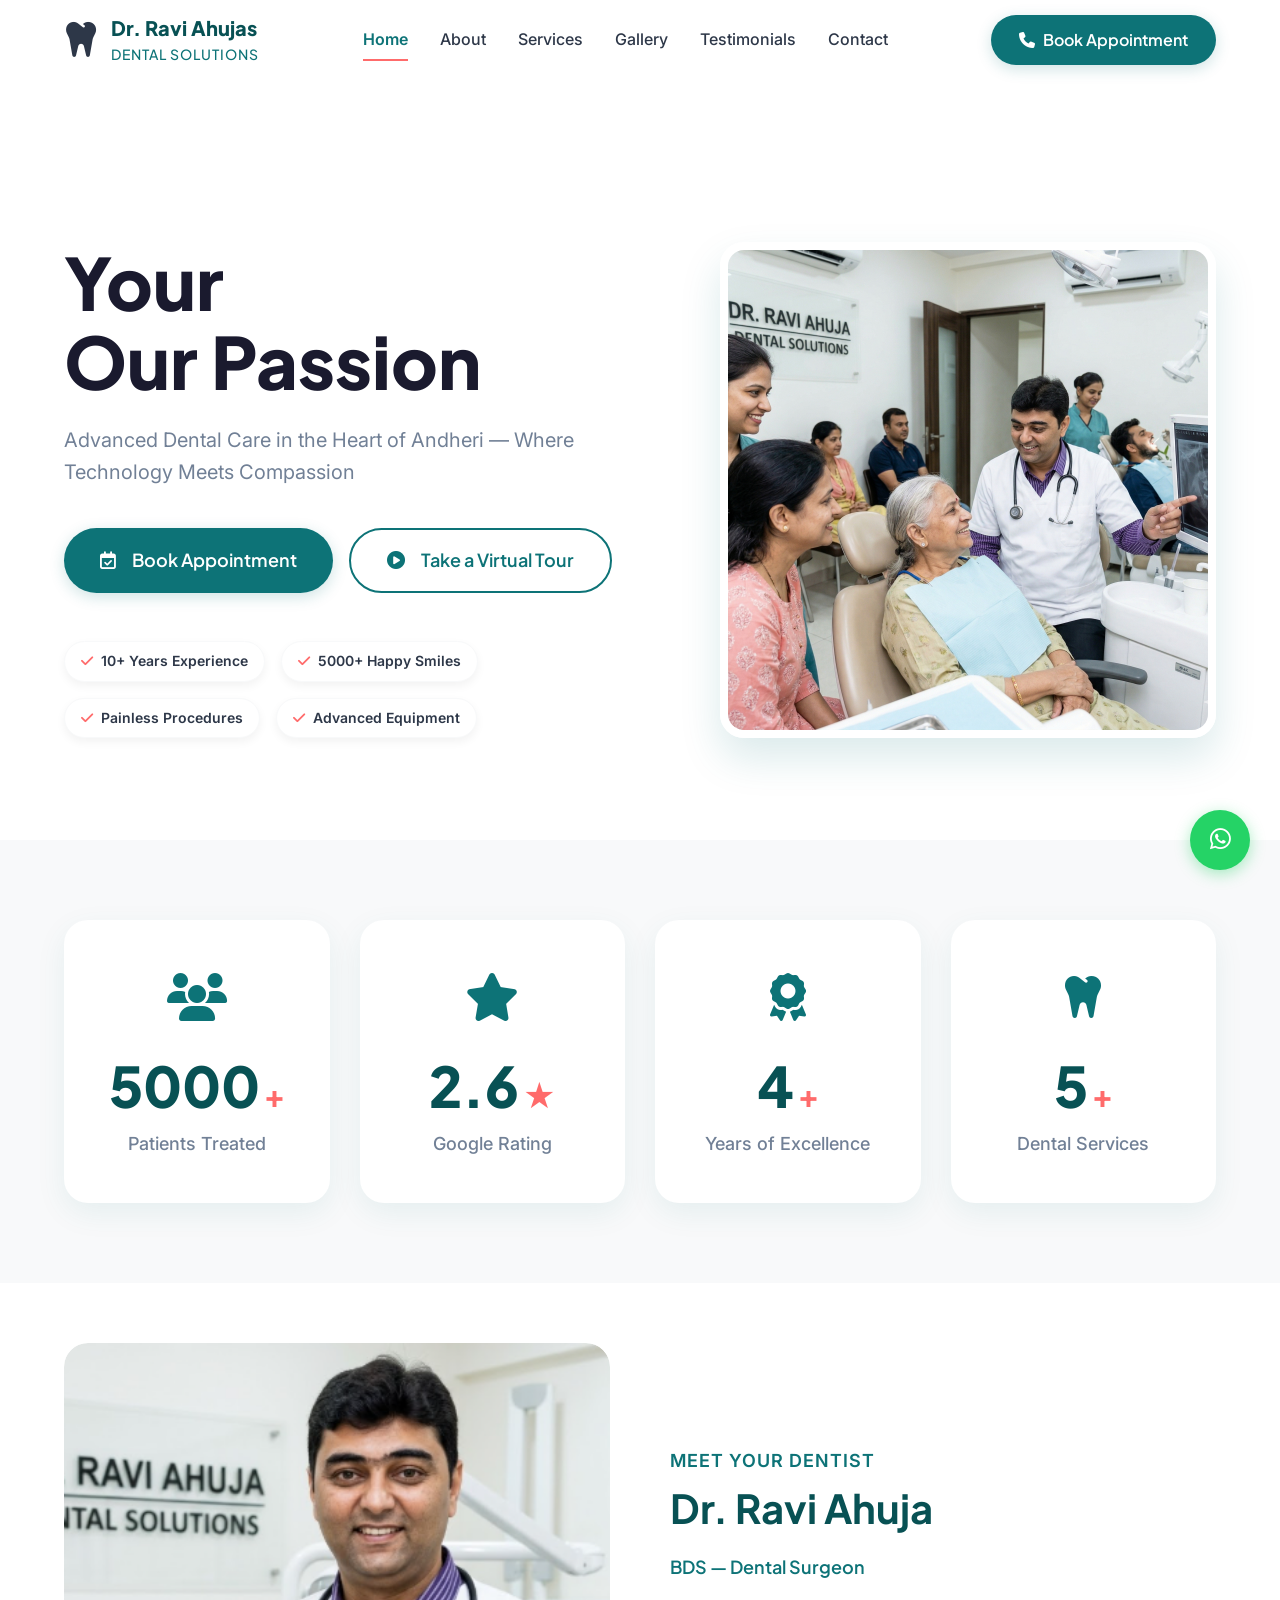
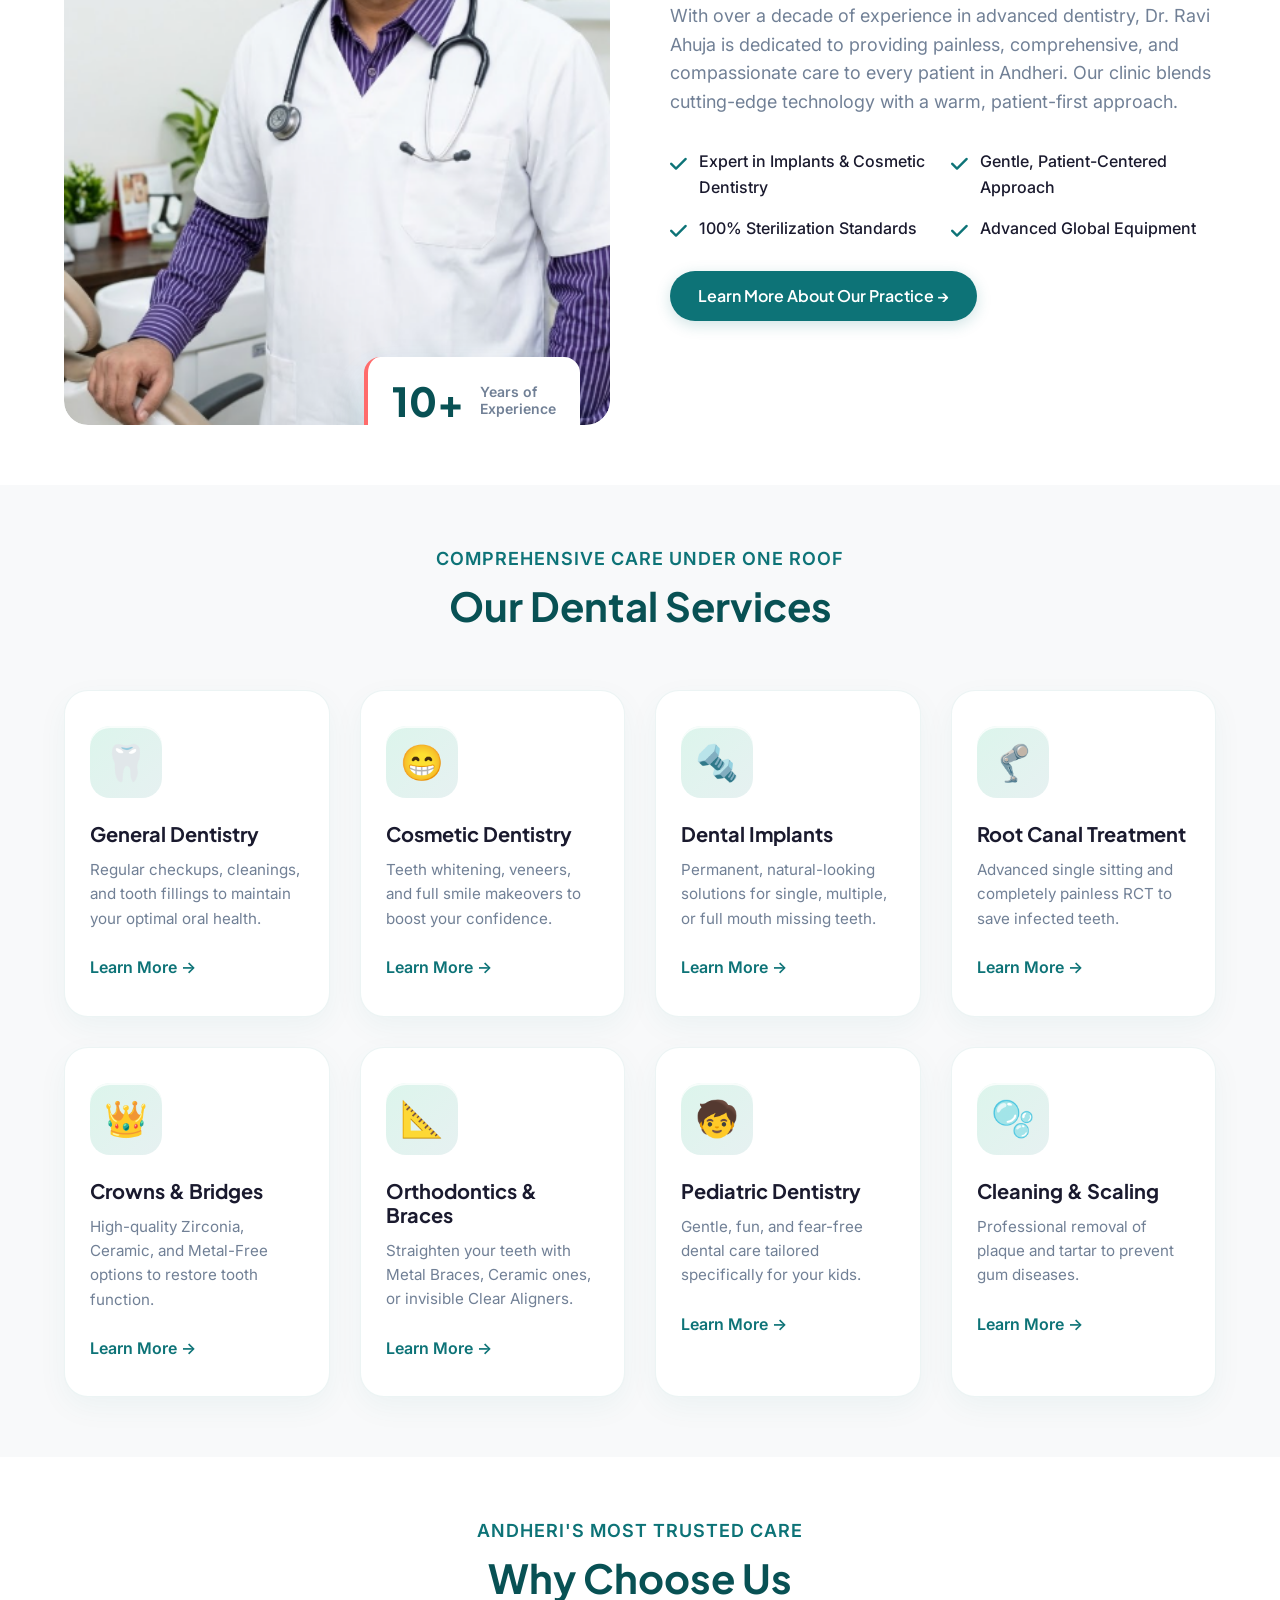
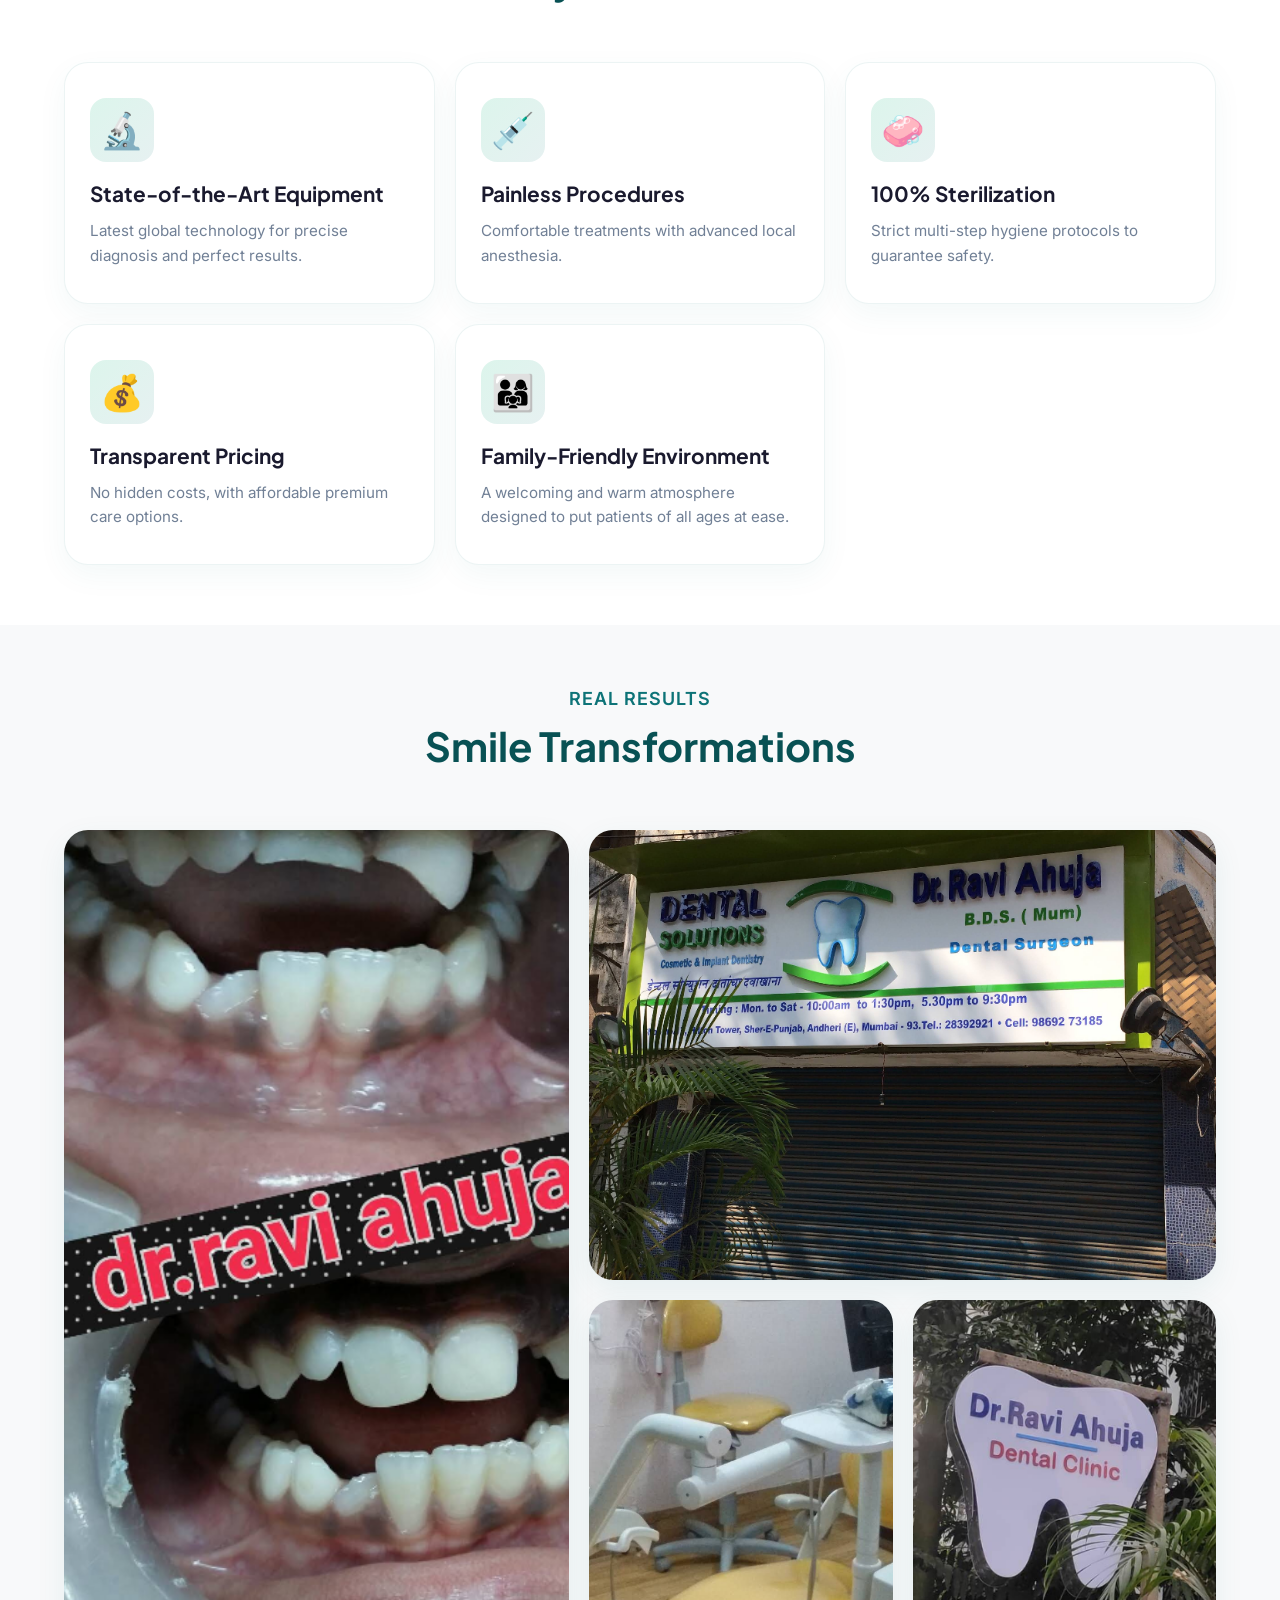
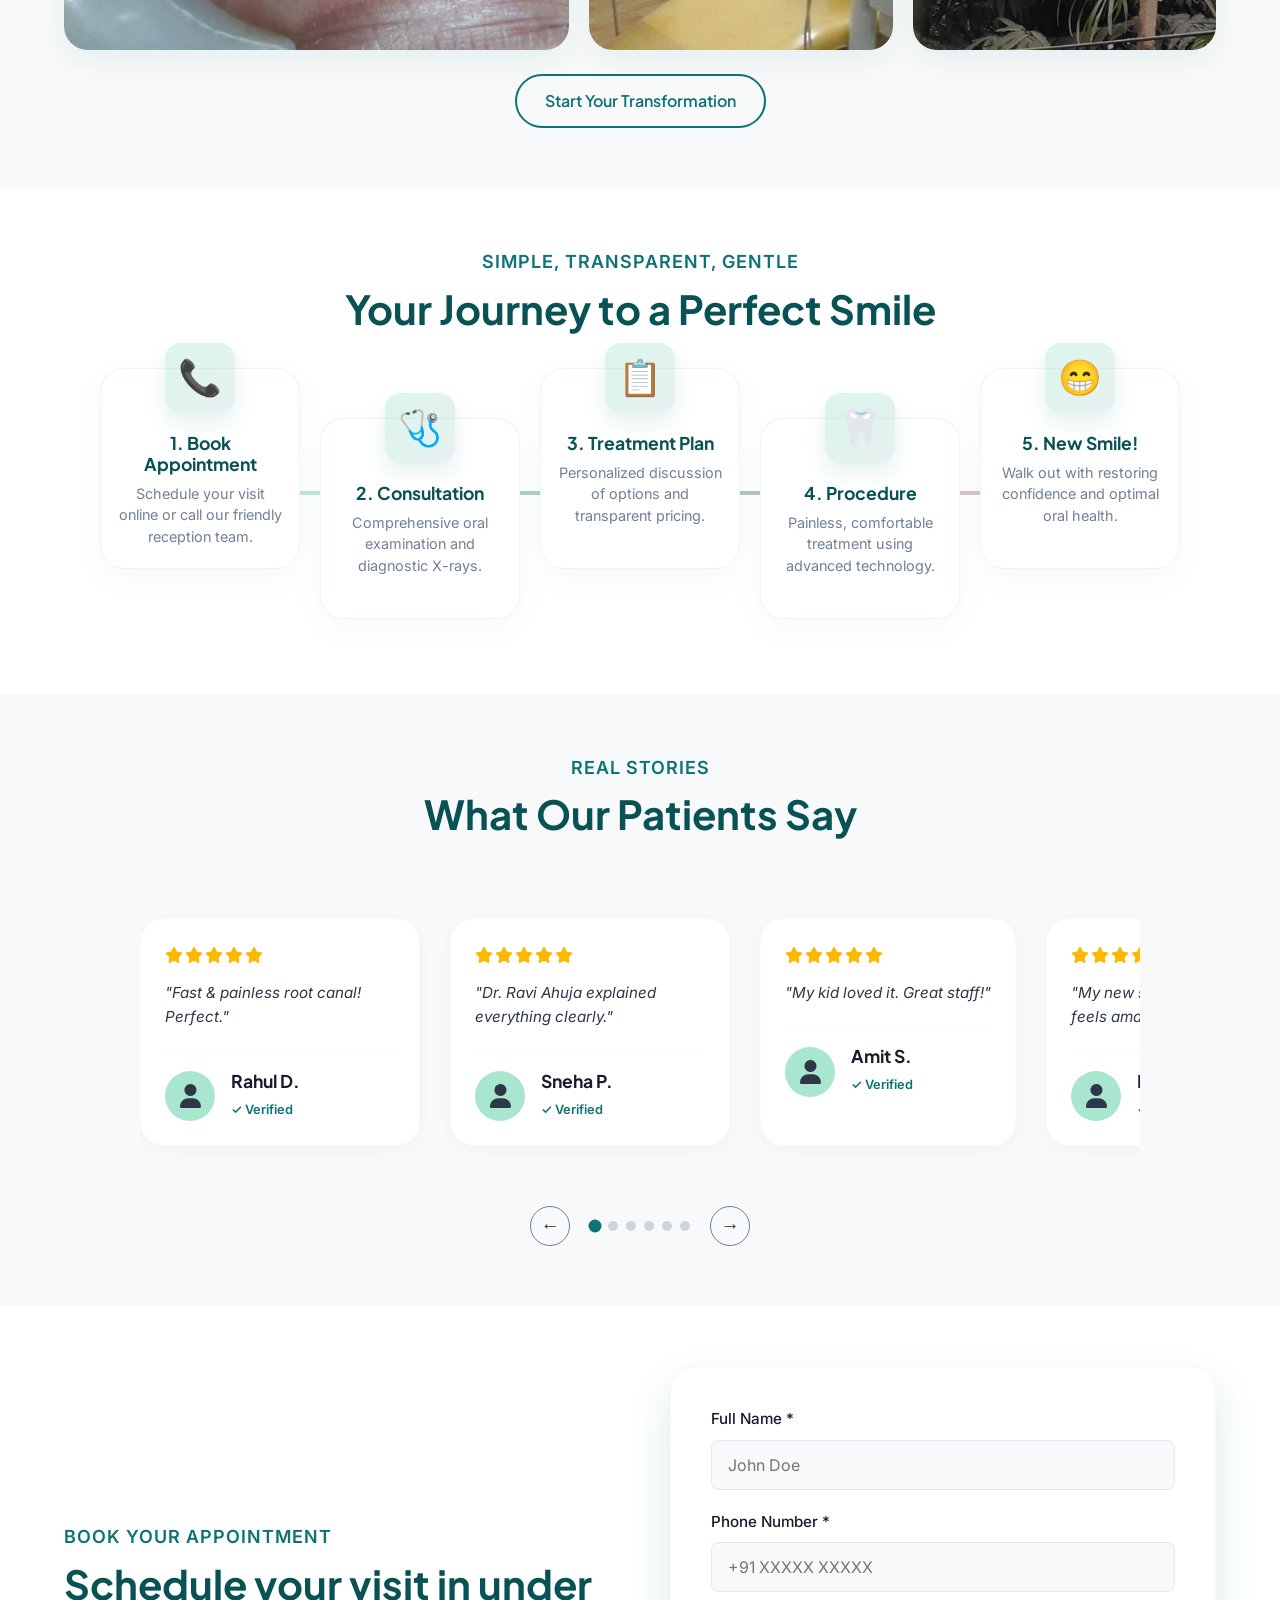
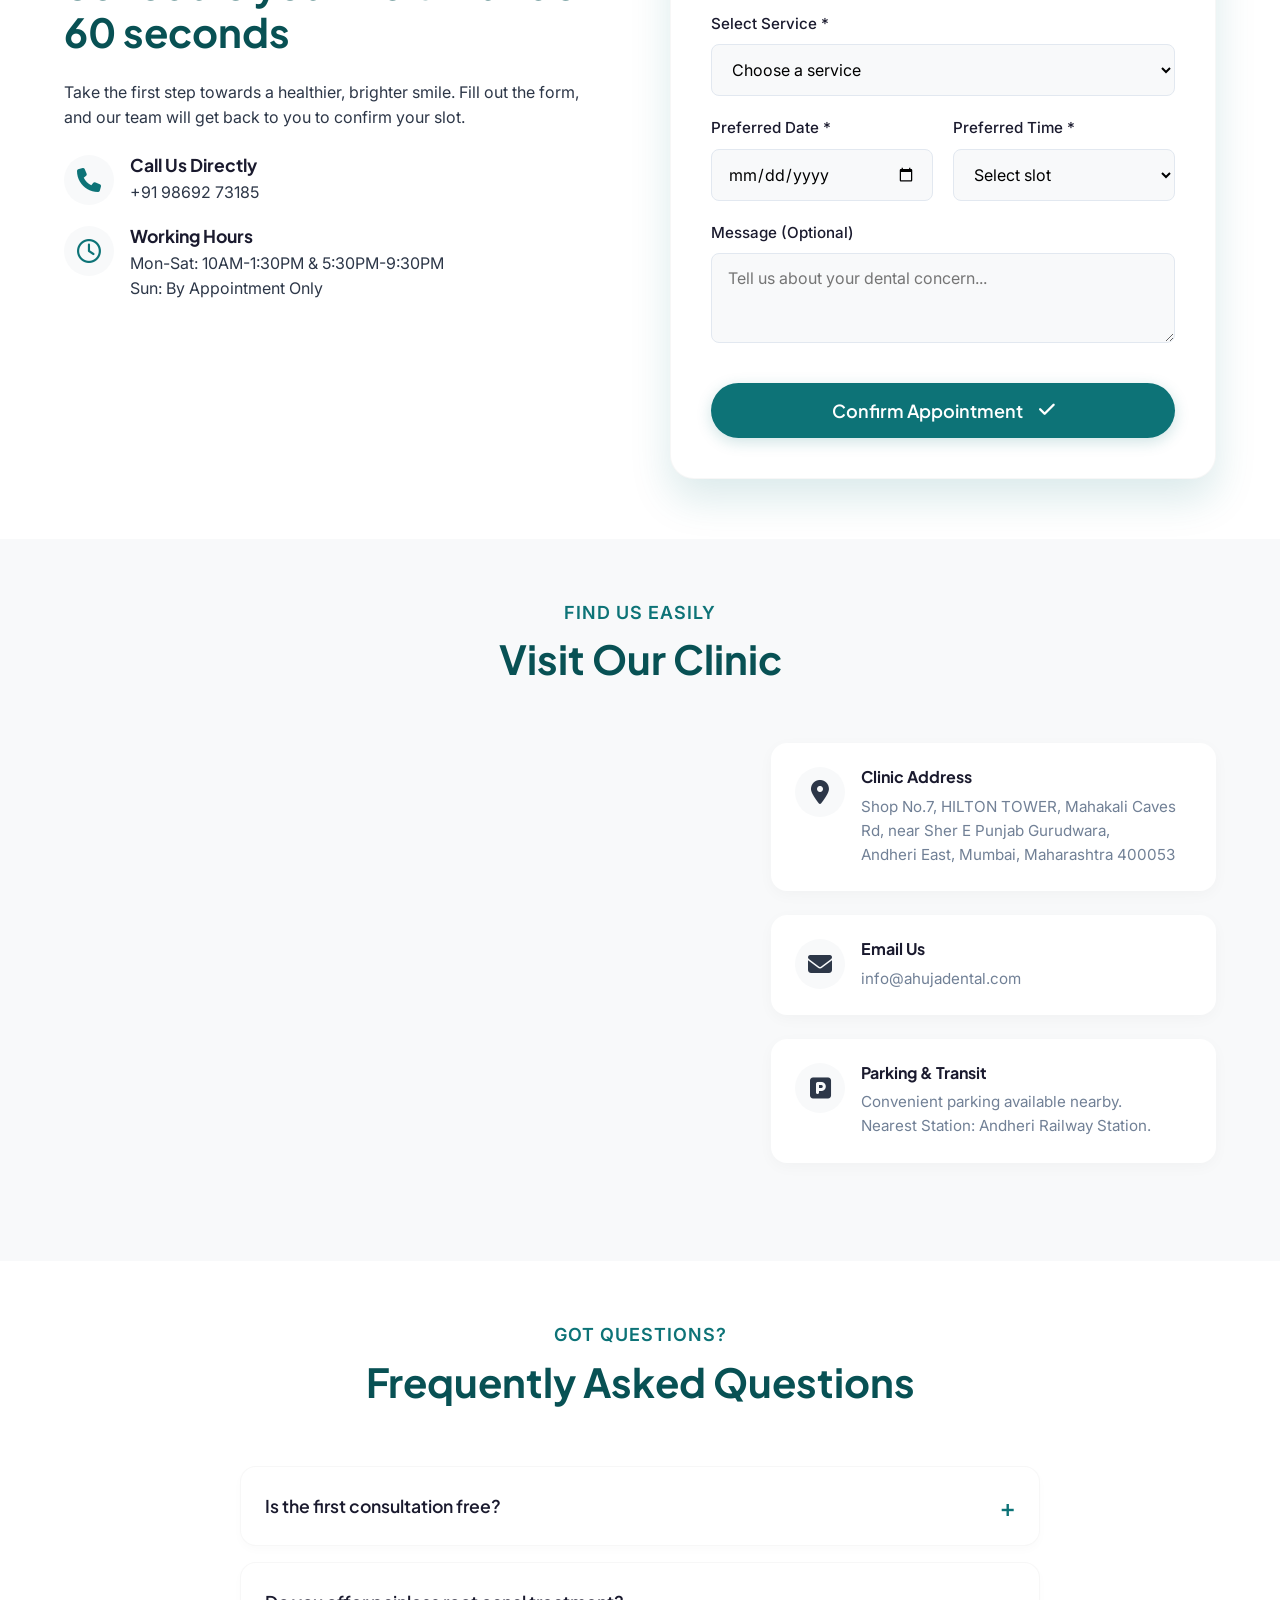
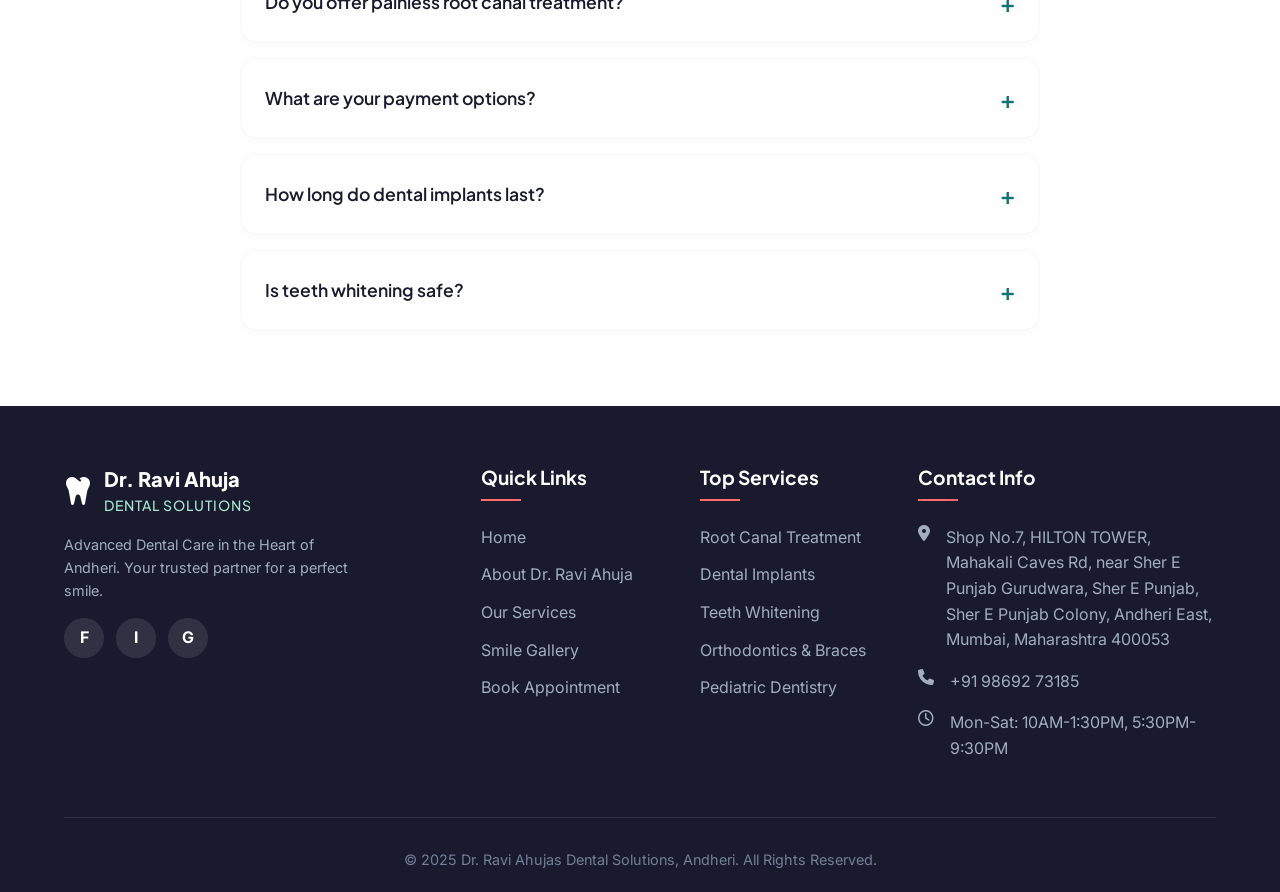
<file: Dr.Ravi Ahujas Andheri/index.html>
<!DOCTYPE html>
<html lang="en">
<head>
    <meta charset="UTF-8">
    <meta name="viewport" content="width=device-width, initial-scale=1.0">
    <title>Dr.Ravi Ahujas Dental Solutions | Best Dentist in Andheri, Mumbai</title>
    <meta name="description" content="Experience premium dental care at Dr. Ravi Ahujas Dental Solutions in Andheri. Advanced technology, painless treatments, and a highly experienced team. Book your appointment today!">
    <meta name="keywords" content="Best dentist in Andheri, Dental clinic in Andheri, Painless root canal Andheri, Dental implants Navi Mumbai, Teeth whitening Andheri">
    <link rel="icon" href="images/favicon.ico">
    
    <!-- Google Fonts -->
    <link rel="preconnect" href="https://fonts.googleapis.com">
    <link rel="preconnect" href="https://fonts.gstatic.com" crossorigin>
    <link href="https://fonts.googleapis.com/css2?family=Plus+Jakarta+Sans:wght@400;600;700;800&family=Inter:wght@400;500;600&display=swap" rel="stylesheet">
    
    <!-- Font Awesome -->
    <link rel="stylesheet" href="https://cdnjs.cloudflare.com/ajax/libs/font-awesome/6.4.0/css/all.min.css">
    
    <!-- Main CSS -->
    <link rel="stylesheet" href="css/styles.css">
    
</head>
<body>

    <!-- Navigation Bar -->
    <header class="navbar" id="navbar">
        <div class="container nav-container">
            <a href="#" class="logo">
                <span class="logo-icon"><i class="fa-solid fa-tooth text-primary"></i></span>
                <span class="logo-text">Dr. Ravi Ahujas<br><small>Dental Solutions</small></span>
            </a>
            
            <nav class="nav-links" id="nav-links">
                <a href="#home" class="nav-link">Home</a>
                <a href="#about" class="nav-link">About</a>
                <a href="#services" class="nav-link">Services</a>
                <a href="#gallery" class="nav-link">Gallery</a>
                <a href="#testimonials" class="nav-link">Testimonials</a>
                <a href="#contact" class="nav-link">Contact</a>
            </nav>
            
            <div class="nav-actions">
                <a href="#appointment" class="btn btn-primary pulse-glow">
                    <span class="btn-icon"><i class="fa-solid fa-phone"></i></span> Book Appointment
                </a>
                
                <button class="hamburger" id="hamburger" aria-label="Toggle Menu">
                    <span class="bar"></span>
                    <span class="bar"></span>
                    <span class="bar"></span>
                </button>
            </div>
        </div>
    </header>

    <!-- Mobile Drawer Overlay -->
    <div class="mobile-menu-overlay" id="mobile-menu-overlay"></div>

    <main>
        <!-- Hero Section -->
        <section id="home" class="hero">
            
            <div class="container hero-container hero-split">
                <div class="hero-content reveal-on-scroll text-left">
                    <h1 class="hero-title">Your <span class="text-accent word-rotate"><span id="word-rotate">Smile</span></span><br>Our Passion</h1>
                    <p class="hero-subtitle">Advanced Dental Care in the Heart of Andheri — Where Technology Meets Compassion</p>
                    
                    <div class="hero-ctas">
                        <a href="#appointment" class="btn btn-primary btn-large"><i class="fa-regular fa-calendar-check" style="margin-right: 8px;"></i> Book Appointment</a>
                        <a href="#gallery" class="btn btn-outline btn-large"><i class="fa-solid fa-circle-play" style="margin-right: 8px;"></i> Take a Virtual Tour</a>
                    </div>
                    
                    <div class="trust-badges">
                        <span class="badge"><i class="fa-solid fa-check text-accent" style="margin-right: 4px;"></i> 10+ Years Experience</span>
                        <span class="badge"><i class="fa-solid fa-check text-accent" style="margin-right: 4px;"></i> 5000+ Happy Smiles</span>
                        <span class="badge"><i class="fa-solid fa-check text-accent" style="margin-right: 4px;"></i> Painless Procedures</span>
                        <span class="badge"><i class="fa-solid fa-check text-accent" style="margin-right: 4px;"></i> Advanced Equipment</span>
                    </div>
                </div>
                
                <div class="hero-image-wrapper reveal-on-scroll delay-1">
                    <!-- Replace src with an image of a happy patient or clinic -->
                    <img src="images/happy-patient.png" alt="Happy Patient at Clinic" class="hero-img">
                </div>
            </div>
        </section>

        <!-- Stats / Trust Counter Section -->
        <section id="stats" class="stats-section section-bg-light">
            <div class="container stats-grid" id="counter-grid">
                <div class="stat-card reveal-on-scroll">
                    <div class="stat-icon"><i class="fa-solid fa-users" style="color: var(--primary);"></i></div>
                    <div class="stat-number-wrapper">
                        <h3 class="stat-number" data-target="5000" data-speed="100">0</h3><span class="stat-suffix">+</span>
                    </div>
                    <p class="stat-label">Patients Treated</p>
                </div>
                
                <div class="stat-card reveal-on-scroll" style="transition-delay: 0.1s">
                    <div class="stat-icon"><i class="fa-solid fa-star" style="color: var(--primary);"></i></div>
                    <div class="stat-number-wrapper">
                        <h3 class="stat-number" data-target="4.8" data-decimal="true" data-speed="200">0</h3><span class="stat-suffix">★</span>
                    </div>
                    <p class="stat-label">Google Rating</p>
                </div>
                
                <div class="stat-card reveal-on-scroll" style="transition-delay: 0.2s">
                    <div class="stat-icon"><i class="fa-solid fa-award" style="color: var(--primary);"></i></div>
                    <div class="stat-number-wrapper">
                        <h3 class="stat-number" data-target="10" data-speed="300">0</h3><span class="stat-suffix">+</span>
                    </div>
                    <p class="stat-label">Years of Excellence</p>
                </div>
                
                <div class="stat-card reveal-on-scroll" style="transition-delay: 0.3s">
                    <div class="stat-icon"><i class="fa-solid fa-tooth" style="color: var(--primary);"></i></div>
                    <div class="stat-number-wrapper">
                        <h3 class="stat-number" data-target="12" data-speed="300">0</h3><span class="stat-suffix">+</span>
                    </div>
                    <p class="stat-label">Dental Services</p>
                </div>
            </div>
        </section>

        <!-- About Section -->
        <section id="about" class="about-section">
            <div class="container">
                <div class="about-grid">
                    <div class="about-image reveal-on-scroll">
                        <!-- Replace this placeholder with the Doctor's original photo -->
                        <img src="images/doctor.png" alt="Dr. Ravi Ahuja" class="about-doctor-img">
                        <div class="experience-badge">
                            <span class="exp-number">10+</span>
                            <span class="exp-text">Years of<br>Experience</span>
                        </div>
                    </div>
                    <div class="about-content reveal-on-scroll" style="transition-delay: 0.2s">
                        <span class="section-subtitle">Meet Your Dentist</span>
                        <h2 class="section-title">Dr. Ravi Ahuja</h2>
                        <h4 class="doctor-qual">BDS — Dental Surgeon</h4>
                        <p class="about-text">
                            With over a decade of experience in advanced dentistry, Dr. Ravi Ahuja is dedicated to providing painless, comprehensive, and compassionate care to every patient in Andheri. Our clinic blends cutting-edge technology with a warm, patient-first approach.
                        </p>
                        <ul class="about-bullets">
                            <li><span class="bullet-icon"><i class="fa-solid fa-check" style="color: var(--primary);"></i></span> Expert in Implants & Cosmetic Dentistry</li>
                            <li><span class="bullet-icon"><i class="fa-solid fa-check" style="color: var(--primary);"></i></span> Gentle, Patient-Centered Approach</li>
                            <li><span class="bullet-icon"><i class="fa-solid fa-check" style="color: var(--primary);"></i></span> 100% Sterilization Standards</li>
                            <li><span class="bullet-icon"><i class="fa-solid fa-check" style="color: var(--primary);"></i></span> Advanced Global Equipment</li>
                        </ul>
                        <a href="#services" class="btn btn-primary mt-4">Learn More About Our Practice →</a>
                    </div>
                </div>
            </div>
        </section>

        <!-- Services Section -->
        <section id="services" class="services-section section-bg-light">
            <div class="container">
                <div class="section-header reveal-on-scroll">
                    <span class="section-subtitle">Comprehensive Care Under One Roof</span>
                    <h2 class="section-title">Our Dental Services</h2>
                </div>
                
                <div class="mobile-carousel-container">
                    <div class="services-grid">
                        <div class="service-card reveal-on-scroll">
                            <div class="service-icon">🦷</div>
                            <h3 class="service-title">General Dentistry</h3>
                            <p class="service-desc">Regular checkups, cleanings, and tooth fillings to maintain your optimal oral health.</p>
                            <a href="#appointment" class="service-link">Learn More →</a>
                        </div>
                        <div class="service-card reveal-on-scroll" style="transition-delay: 0.1s">
                            <div class="service-icon">😁</div>
                            <h3 class="service-title">Cosmetic Dentistry</h3>
                            <p class="service-desc">Teeth whitening, veneers, and full smile makeovers to boost your confidence.</p>
                            <a href="#appointment" class="service-link">Learn More →</a>
                        </div>
                        <div class="service-card reveal-on-scroll" style="transition-delay: 0.2s">
                            <div class="service-icon">🔩</div>
                            <h3 class="service-title">Dental Implants</h3>
                            <p class="service-desc">Permanent, natural-looking solutions for single, multiple, or full mouth missing teeth.</p>
                            <a href="#appointment" class="service-link">Learn More →</a>
                        </div>
                        <div class="service-card reveal-on-scroll" style="transition-delay: 0.3s">
                            <div class="service-icon">🦿</div>
                            <h3 class="service-title">Root Canal Treatment</h3>
                            <p class="service-desc">Advanced single sitting and completely painless RCT to save infected teeth.</p>
                            <a href="#appointment" class="service-link">Learn More →</a>
                        </div>
                        <div class="service-card reveal-on-scroll">
                            <div class="service-icon">👑</div>
                            <h3 class="service-title">Crowns & Bridges</h3>
                            <p class="service-desc">High-quality Zirconia, Ceramic, and Metal-Free options to restore tooth function.</p>
                            <a href="#appointment" class="service-link">Learn More →</a>
                        </div>
                        <div class="service-card reveal-on-scroll" style="transition-delay: 0.1s">
                            <div class="service-icon">📐</div>
                            <h3 class="service-title">Orthodontics & Braces</h3>
                            <p class="service-desc">Straighten your teeth with Metal Braces, Ceramic ones, or invisible Clear Aligners.</p>
                            <a href="#appointment" class="service-link">Learn More →</a>
                        </div>
                        <div class="service-card reveal-on-scroll" style="transition-delay: 0.2s">
                            <div class="service-icon">🧒</div>
                            <h3 class="service-title">Pediatric Dentistry</h3>
                            <p class="service-desc">Gentle, fun, and fear-free dental care tailored specifically for your kids.</p>
                            <a href="#appointment" class="service-link">Learn More →</a>
                        </div>
                        <div class="service-card reveal-on-scroll" style="transition-delay: 0.3s">
                            <div class="service-icon">🫧</div>
                            <h3 class="service-title">Cleaning & Scaling</h3>
                            <p class="service-desc">Professional removal of plaque and tartar to prevent gum diseases.</p>
                            <a href="#appointment" class="service-link">Learn More →</a>
                        </div>
                    </div>
                </div>
            </div>
        </section>

        <!-- Why Choose Us Section -->
        <section id="why-us" class="why-us-section">
            <div class="container">
                <div class="section-header reveal-on-scroll">
                    <span class="section-subtitle">Andheri's Most Trusted Care</span>
                    <h2 class="section-title">Why Choose Us</h2>
                </div>
                
                <div class="mobile-carousel-container">
                    <div class="bento-grid">
                        <div class="bento-item reveal-on-scroll">
                            <div class="bento-icon">🔬</div>
                            <h4 class="bento-title">State-of-the-Art Equipment</h4>
                            <p class="bento-desc">Latest global technology for precise diagnosis and perfect results.</p>
                        </div>
                        <div class="bento-item reveal-on-scroll" style="transition-delay: 0.1s">
                            <div class="bento-icon">💉</div>
                            <h4 class="bento-title">Painless Procedures</h4>
                            <p class="bento-desc">Comfortable treatments with advanced local anesthesia.</p>
                        </div>
                        <div class="bento-item reveal-on-scroll" style="transition-delay: 0.2s">
                            <div class="bento-icon">🧼</div>
                            <h4 class="bento-title">100% Sterilization</h4>
                            <p class="bento-desc">Strict multi-step hygiene protocols to guarantee safety.</p>
                        </div>
                        <div class="bento-item reveal-on-scroll" style="transition-delay: 0.3s">
                            <div class="bento-icon">💰</div>
                            <h4 class="bento-title">Transparent Pricing</h4>
                            <p class="bento-desc">No hidden costs, with affordable premium care options.</p>
                        </div>
                        <div class="bento-item reveal-on-scroll" style="transition-delay: 0.1s">
                            <div class="bento-icon">👨‍👩‍👧</div>
                            <h4 class="bento-title">Family-Friendly Environment</h4>
                            <p class="bento-desc">A welcoming and warm atmosphere designed to put patients of all ages at ease.</p>
                        </div>
                    </div>
                </div>
            </div>
        </section>

        <!-- Gallery Section -->
        <section id="gallery" class="gallery-section section-bg-light">
            <div class="container">
                <div class="section-header reveal-on-scroll">
                    <span class="section-subtitle">Real Results</span>
                    <h2 class="section-title">Smile Transformations</h2>
                </div>
                
                <!-- Empty Color Boxes for Future Gallery Images -->
                <div class="gallery-container">
                    <div class="gallery-grid reveal-on-scroll bento-gallery">
                        <div class="gallery-item">
                            <img src="images/img1.png" alt="Smile Transformation 1" class="gallery-image" loading="lazy">
                            <div class="gallery-overlay">
                                <span>Full Rehabilitation</span>
                            </div>
                        </div>
                        <div class="gallery-item">
                            <img src="images/img2.png" alt="Smile Transformation 2" class="gallery-image" loading="lazy">
                            <div class="gallery-overlay">
                                <span>Before & After</span>
                            </div>
                        </div>
                        <div class="gallery-item">
                            <img src="images/img3.png" alt="Smile Transformation 3" class="gallery-image" loading="lazy">
                            <div class="gallery-overlay">
                                <span>Perfect Implants</span>
                            </div>
                        </div>
                        <div class="gallery-item">
                            <img src="images/img4.png" alt="Smile Transformation 4" class="gallery-image" loading="lazy">
                            <div class="gallery-overlay">
                                <span>Bright Whitening</span>
                            </div>
                        </div>
                    </div>
                </div>
                
                <div class="mobile-swipe-hint text-center mb-3">
                    <small style="color: var(--text-muted); font-weight: 500;"><i class="fa-solid fa-arrow-left"></i> Swipe to view more <i class="fa-solid fa-arrow-right"></i></small>
                </div>
                
                <div class="text-center mt-4 reveal-on-scroll">
                    <a href="#appointment" class="btn btn-outline">Start Your Transformation</a>
                </div>
            </div>
        </section>

        <!-- Process Section -->
        <section id="process" class="process-section">
            <div class="container">
                <div class="section-header reveal-on-scroll">
                    <span class="section-subtitle">Simple, Transparent, Gentle</span>
                    <h2 class="section-title">Your Journey to a Perfect Smile</h2>
                </div>
                
                <div class="stepper">
                    <div class="step reveal-on-scroll">
                        <div class="step-icon">📞</div>
                        <h4 class="step-title">1. Book Appointment</h4>
                        <p class="step-desc">Schedule your visit online or call our friendly reception team.</p>
                    </div>
                    <div class="step reveal-on-scroll" style="transition-delay: 0.1s">
                        <div class="step-icon">🩺</div>
                        <h4 class="step-title">2. Consultation</h4>
                        <p class="step-desc">Comprehensive oral examination and diagnostic X-rays.</p>
                    </div>
                    <div class="step reveal-on-scroll" style="transition-delay: 0.2s">
                        <div class="step-icon">📋</div>
                        <h4 class="step-title">3. Treatment Plan</h4>
                        <p class="step-desc">Personalized discussion of options and transparent pricing.</p>
                    </div>
                    <div class="step reveal-on-scroll" style="transition-delay: 0.3s">
                        <div class="step-icon">🦷</div>
                        <h4 class="step-title">4. Procedure</h4>
                        <p class="step-desc">Painless, comfortable treatment using advanced technology.</p>
                    </div>
                    <div class="step reveal-on-scroll" style="transition-delay: 0.4s">
                        <div class="step-icon">😁</div>
                        <h4 class="step-title">5. New Smile!</h4>
                        <p class="step-desc">Walk out with restoring confidence and optimal oral health.</p>
                    </div>
                </div>
            </div>
        </section>

        <!-- Testimonials Section -->
        <section id="testimonials" class="testimonials-section section-bg-light">
            <div class="container">
                <div class="section-header reveal-on-scroll">
                    <span class="section-subtitle">Real Stories</span>
                    <h2 class="section-title">What Our Patients Say</h2>
                </div>
                
                <div class="testimonial-carousel-container reveal-on-scroll">
                    <div class="testimonial-carousel" id="testimonial-carousel">
                        <div class="testimonial-card">
                            <div class="stars" style="color: #FFB800;"><i class="fa-solid fa-star"></i><i class="fa-solid fa-star"></i><i class="fa-solid fa-star"></i><i class="fa-solid fa-star"></i><i class="fa-solid fa-star"></i></div>
                            <p class="quote">"Fast & painless root canal! Perfect."</p>
                            <div class="patient-info">
                                <div class="avatar"><i class="fa-solid fa-user"></i></div>
                                <div><h5 class="patient-name">Rahul D.</h5><span class="verified">✓ Verified</span></div>
                            </div>
                        </div>
                        <div class="testimonial-card">
                            <div class="stars" style="color: #FFB800;"><i class="fa-solid fa-star"></i><i class="fa-solid fa-star"></i><i class="fa-solid fa-star"></i><i class="fa-solid fa-star"></i><i class="fa-solid fa-star"></i></div>
                            <p class="quote">"Dr. Ravi Ahuja explained everything clearly."</p>
                            <div class="patient-info">
                                <div class="avatar"><i class="fa-solid fa-user"></i></div>
                                <div><h5 class="patient-name">Sneha P.</h5><span class="verified">✓ Verified</span></div>
                            </div>
                        </div>
                        <div class="testimonial-card">
                            <div class="stars" style="color: #FFB800;"><i class="fa-solid fa-star"></i><i class="fa-solid fa-star"></i><i class="fa-solid fa-star"></i><i class="fa-solid fa-star"></i><i class="fa-solid fa-star"></i></div>
                            <p class="quote">"My kid loved it. Great staff!"</p>
                            <div class="patient-info">
                                <div class="avatar"><i class="fa-solid fa-user"></i></div>
                                <div><h5 class="patient-name">Amit S.</h5><span class="verified">✓ Verified</span></div>
                            </div>
                        </div>
                        <div class="testimonial-card">
                            <div class="stars" style="color: #FFB800;"><i class="fa-solid fa-star"></i><i class="fa-solid fa-star"></i><i class="fa-solid fa-star"></i><i class="fa-solid fa-star"></i><i class="fa-solid fa-star"></i></div>
                            <p class="quote">"My new smile looks natural & feels amazing!"</p>
                            <div class="patient-info">
                                <div class="avatar"><i class="fa-solid fa-user"></i></div>
                                <div><h5 class="patient-name">Priya M.</h5><span class="verified">✓ Verified</span></div>
                            </div>
                        </div>
                        <div class="testimonial-card">
                            <div class="stars" style="color: #FFB800;"><i class="fa-solid fa-star"></i><i class="fa-solid fa-star"></i><i class="fa-solid fa-star"></i><i class="fa-solid fa-star"></i><i class="fa-solid fa-star"></i></div>
                            <p class="quote">"Best clinic in Old Andheri without a doubt."</p>
                            <div class="patient-info">
                                <div class="avatar"><i class="fa-solid fa-user"></i></div>
                                <div><h5 class="patient-name">Vikram T.</h5><span class="verified">✓ Verified</span></div>
                            </div>
                        </div>
                        <div class="testimonial-card">
                            <div class="stars" style="color: #FFB800;"><i class="fa-solid fa-star"></i><i class="fa-solid fa-star"></i><i class="fa-solid fa-star"></i><i class="fa-solid fa-star"></i><i class="fa-solid fa-star"></i></div>
                            <p class="quote">"Highly hygienic & professional service."</p>
                            <div class="patient-info">
                                <div class="avatar"><i class="fa-solid fa-user"></i></div>
                                <div><h5 class="patient-name">Neha K.</h5><span class="verified">✓ Verified</span></div>
                            </div>
                        </div>
                    </div>
                    
                    <div class="carousel-nav">
                        <button class="carousel-btn prev" id="car-prev" aria-label="Previous testimonial">←</button>
                        <div class="carousel-dots" id="car-dots"></div>
                        <button class="carousel-btn next" id="car-next" aria-label="Next testimonial">→</button>
                    </div>
                </div>
            </div>
        </section>

        <!-- Appointment Booking Section -->
        <section id="appointment" class="appointment-section">
            <div class="container">
                <div class="appointment-grid">
                    <div class="appointment-info reveal-on-scroll">
                        <span class="section-subtitle">Book Your Appointment</span>
                        <h2 class="section-title" style="text-align: left;">Schedule your visit in under 60 seconds</h2>
                        <p class="mb-4">Take the first step towards a healthier, brighter smile. Fill out the form, and our team will get back to you to confirm your slot.</p>
                        
                        <div class="contact-quick mt-4">
                            <div class="contact-item">
                                <span class="contact-icon"><i class="fa-solid fa-phone"></i></span>
                                <div>
                                    <h5>Call Us Directly</h5>
                                    <p>+91 98692 73185</p>
                                </div>
                            </div>
                            <div class="contact-item mt-3">
                                <span class="contact-icon"><i class="fa-regular fa-clock"></i></span>
                                <div>
                                    <h5>Working Hours</h5>
                                    <p>Mon-Sat: 10AM-1:30PM & 5:30PM-9:30PM<br>Sun: By Appointment Only</p>
                                </div>
                            </div>
                        </div>
                    </div>
                    
                    <div class="appointment-form-wrapper reveal-on-scroll" style="transition-delay: 0.2s">
                        <form id="booking-form" class="appointment-form">
                            <div class="form-group">
                                <label for="form-name">Full Name *</label>
                                <input type="text" id="form-name" required placeholder="John Doe">
                            </div>
                            <div class="form-group">
                                <label for="form-phone">Phone Number *</label>
                                <input type="tel" id="form-phone" required placeholder="+91 XXXXX XXXXX" minlength="10">
                            </div>
                            <div class="form-group">
                                <label for="form-service">Select Service *</label>
                                <select id="form-service" required>
                                    <option value="" disabled selected>Choose a service</option>
                                    <option value="General Dentistry">General Dentistry</option>
                                    <option value="Cosmetic Dentistry">Cosmetic Dentistry</option>
                                    <option value="Implants">Dental Implants</option>
                                    <option value="Root Canal">Root Canal Treatment</option>
                                    <option value="Braces">Braces & Aligners</option>
                                    <option value="Other">Other / Consultation</option>
                                </select>
                            </div>
                            <div class="form-row">
                                <div class="form-group">
                                    <label for="form-date">Preferred Date *</label>
                                    <input type="date" id="form-date" required>
                                </div>
                                <div class="form-group">
                                    <label for="form-time">Preferred Time *</label>
                                    <select id="form-time" required>
                                        <option value="" disabled selected>Select slot</option>
                                        <option value="Morning">Morning (10AM - 2PM)</option>
                                        <option value="Evening">Evening (5PM - 9PM)</option>
                                    </select>
                                </div>
                            </div>
                            <div class="form-group">
                                <label for="form-message">Message (Optional)</label>
                                <textarea id="form-message" rows="3" placeholder="Tell us about your dental concern..."></textarea>
                            </div>
                            <!-- Added unique submit button ID -->
                            <button type="submit" class="btn btn-primary btn-large w-100 mt-2" id="form-submit-btn">
                                Confirm Appointment <i class="fa-solid fa-check" style="margin-left: 8px;"></i>
                            </button>
                            <div id="form-success" class="form-success hidden mt-3">
                                <i class="fa-solid fa-circle-check text-accent" style="margin-right: 8px;"></i> We'll confirm your appointment shortly!
                            </div>
                        </form>
                    </div>
                </div>
            </div>
        </section>

        <!-- Location & Contact Section -->
        <section id="contact" class="location-section section-bg-light">
            <div class="container">
                <div class="section-header reveal-on-scroll">
                    <span class="section-subtitle">Find Us Easily</span>
                    <h2 class="section-title">Visit Our Clinic</h2>
                </div>
                
                <div class="location-grid">
                    <div class="map-container reveal-on-scroll">
                        <iframe 
                            src="https://www.google.com/maps/embed?pb=!1m14!1m8!1m3!1d15078.375676682212!2d72.86115649999999!3d19.1254626!3m2!1i1024!2i768!4f13.1!3m3!1m2!1s0x3be7c828e67bc697%3A0x35d51c232af7d28!2sDr.Ravi%20Ahujas%20Dental%20Solutions!5e0!3m2!1sen!2sin!4v1774688236847!5m2!1sen!2sin"
                            width="100%" 
                            height="450" 
                            style="border:0; border-radius:16px;" 
                            allowfullscreen="" 
                            loading="lazy">
                        </iframe>
                    </div>
                    
                    <div class="contact-details reveal-on-scroll" style="transition-delay: 0.2s">
                        <div class="detail-card">
                            <span class="detail-icon"><i class="fa-solid fa-location-dot"></i></span>
                            <div>
                                <h4>Clinic Address</h4>
                                <p>Shop No.7, HILTON TOWER, Mahakali Caves Rd, near Sher E Punjab Gurudwara,<br>Andheri East, Mumbai, Maharashtra 400053<br>
                            </div>
                        </div>
                        <div class="detail-card mt-4">
                            <span class="detail-icon"><i class="fa-solid fa-envelope"></i></span>
                            <div>
                                <h4>Email Us</h4>
                                <p>info@ahujadental.com</p>
                            </div>
                        </div>
                        <div class="detail-card mt-4">
                            <span class="detail-icon"><i class="fa-solid fa-square-parking"></i></span>
                            <div>
                                <h4>Parking & Transit</h4>
                                <p>Convenient parking available nearby.<br>Nearest Station: Andheri Railway Station.</p>
                            </div>
                        </div>
                        
                    </div>
                </div>
            </div>
        </section>

        <!-- FAQ Section -->
        <section id="faq" class="faq-section">
            <div class="container">
                <div class="section-header reveal-on-scroll">
                    <span class="section-subtitle">Got Questions?</span>
                    <h2 class="section-title">Frequently Asked Questions</h2>
                </div>
                
                <div class="faq-container reveal-on-scroll">
                    <div class="faq-item">
                        <button class="faq-question">
                            <span>Is the first consultation free?</span>
                            <span class="faq-toggle">+</span>
                        </button>
                        <div class="faq-answer">
                            <p>We charge a nominal consultation fee which includes a comprehensive oral examination. If you proceed with treatment, the fee is adjusted.</p>
                        </div>
                    </div>
                    <div class="faq-item">
                        <button class="faq-question">
                            <span>Do you offer painless root canal treatment?</span>
                            <span class="faq-toggle">+</span>
                        </button>
                        <div class="faq-answer">
                            <p>Yes, absolutely. We use advanced rotary endodontics and local anesthesia to ensure your root canal is single-sitting and completely painless.</p>
                        </div>
                    </div>
                    <div class="faq-item">
                        <button class="faq-question">
                            <span>What are your payment options?</span>
                            <span class="faq-toggle">+</span>
                        </button>
                        <div class="faq-answer">
                            <p>We accept all major payment methods including Cash, Credit/Debit Cards, UPI (GPay/PhonePe), and EMI options for extensive treatments.</p>
                        </div>
                    </div>
                    <div class="faq-item">
                        <button class="faq-question">
                            <span>How long do dental implants last?</span>
                            <span class="faq-toggle">+</span>
                        </button>
                        <div class="faq-answer">
                            <p>With proper care and good oral hygiene, our high-quality dental implants are designed to be a permanent solution and can last a lifetime.</p>
                        </div>
                    </div>
                    <div class="faq-item">
                        <button class="faq-question">
                            <span>Is teeth whitening safe?</span>
                            <span class="faq-toggle">+</span>
                        </button>
                        <div class="faq-answer">
                            <p>Yes, professional teeth whitening done fully under a dentist's supervision is completely safe and won't damage your enamel.</p>
                        </div>
                    </div>
                </div>
            </div>
        </section>
    </main>

    <!-- Footer -->
    <footer class="footer">
        <div class="container">
            <div class="footer-grid">
                <div class="footer-brand">
                    <a href="#" class="logo footer-logo">
                        <span class="logo-icon"><i class="fa-solid fa-tooth text-primary"></i></span>
                        <span class="logo-text" style="color: white;">Dr. Ravi Ahuja<br><small style="color: var(--secondary);">Dental Solutions</small></span>
                    </a>
                    <p class="footer-desc">Advanced Dental Care in the Heart of Andheri. Your trusted partner for a perfect smile.</p>
                    <div class="social-icons">
                        <a href="#" class="social-icon">F</a>
                        <a href="#" class="social-icon">I</a>
                        <a href="#" class="social-icon">G</a>
                    </div>
                </div>
                
                <div class="footer-links">
                    <h4>Quick Links</h4>
                    <ul>
                        <li><a href="#home">Home</a></li>
                        <li><a href="#about">About Dr. Ravi Ahuja</a></li>
                        <li><a href="#services">Our Services</a></li>
                        <li><a href="#gallery">Smile Gallery</a></li>
                        <li><a href="#appointment">Book Appointment</a></li>
                    </ul>
                </div>
                
                <div class="footer-services">
                    <h4>Top Services</h4>
                    <ul>
                        <li><a href="#services">Root Canal Treatment</a></li>
                        <li><a href="#services">Dental Implants</a></li>
                        <li><a href="#services">Teeth Whitening</a></li>
                        <li><a href="#services">Orthodontics & Braces</a></li>
                        <li><a href="#services">Pediatric Dentistry</a></li>
                    </ul>
                </div>
                
                <div class="footer-contact">
                    <h4>Contact Info</h4>
                    <p><i class="fa-solid fa-location-dot" style="margin-right: 8px;"></i>Shop No.7, HILTON TOWER, Mahakali Caves Rd, near Sher E Punjab Gurudwara, Sher E Punjab, Sher E Punjab Colony, Andheri East, Mumbai, Maharashtra 400053</p>
                    <p><i class="fa-solid fa-phone" style="margin-right: 8px;"></i> +91 98692 73185</p>
                    <p><i class="fa-regular fa-clock" style="margin-right: 8px;"></i> Mon-Sat: 10AM-1:30PM, 5:30PM-9:30PM</p>
                </div>
            </div>
            
            <div class="footer-bottom">
                <p>&copy; 2025 Dr. Ravi Ahujas Dental Solutions, Andheri. All Rights Reserved.</p>
            </div>
        </div>
    </footer>

    <!-- Floating Actions -->
    <a href="https://wa.me/919869273185?text=Hi,%20I'd%20like%20to%20book%20an%20appointment%20at%20Dr.%20Ravi%20Ahujas%20Dental%20Solutions" class="floating-whatsapp" target="_blank" aria-label="Chat on WhatsApp">
        <span style="font-size: 1.5rem;"><i class="fa-brands fa-whatsapp"></i></span>
    </a>

    <!-- Mobile Sticky Footer Bar -->
    <div class="mobile-sticky-bar">
        <a href="tel:919869273185" class="sticky-action">
            <span class="sticky-icon"><i class="fa-solid fa-phone"></i></span>
            <span>Call</span>
        </a>
        <a href="https://wa.me/919869273185?text=Hi,%20I'd%20like%20to%20book%20an%20appointment%20at%20Dr.%20Ravi%20Ahujas%20Dental%20Solutions" target="_blank" class="sticky-action whatsapp">
            <span class="sticky-icon"><i class="fa-brands fa-whatsapp"></i></span>
            <span>WhatsApp</span>
        </a>
        <a href="#appointment" class="sticky-action primary">
            <span class="sticky-icon"><i class="fa-regular fa-calendar-check"></i></span>
            <span>Book</span>
        </a>
    </div>

    <!-- Scripts -->
    <script src="js/script.js"></script>
</body>
</html>
</file>
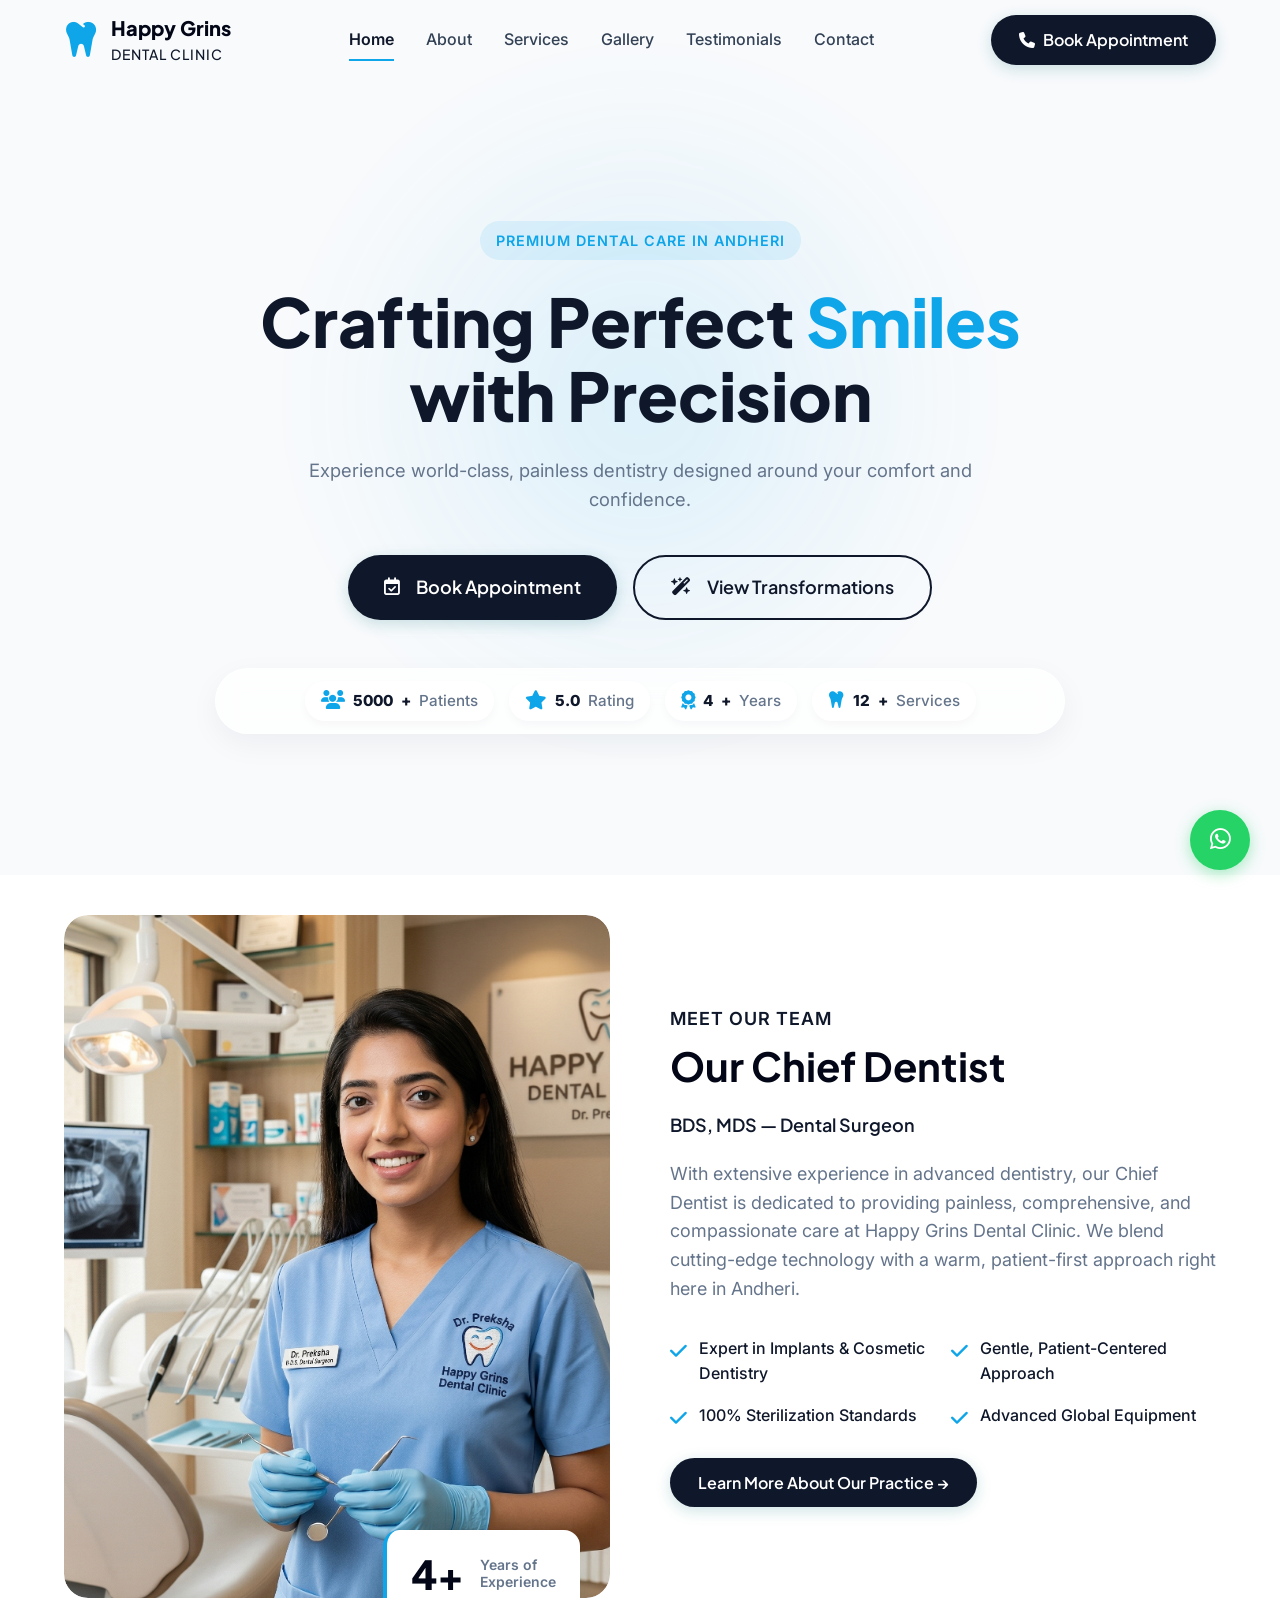
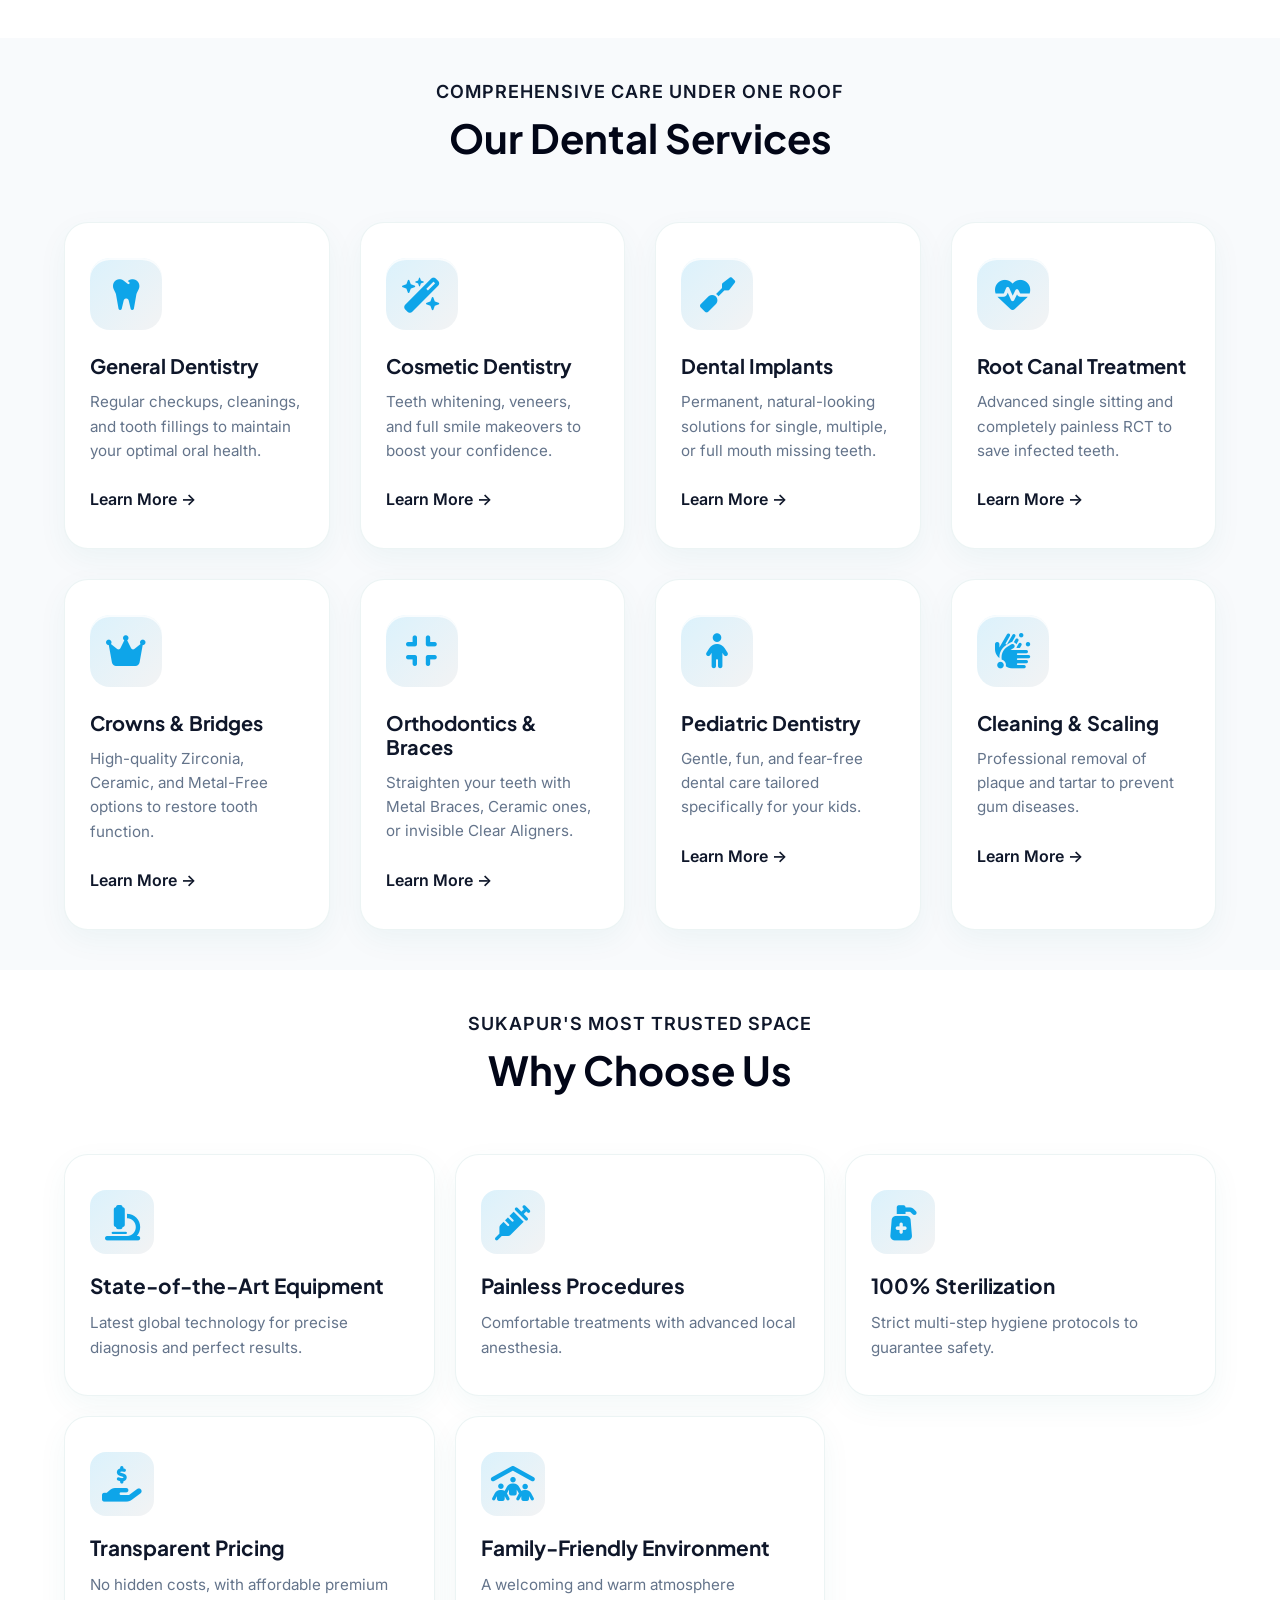
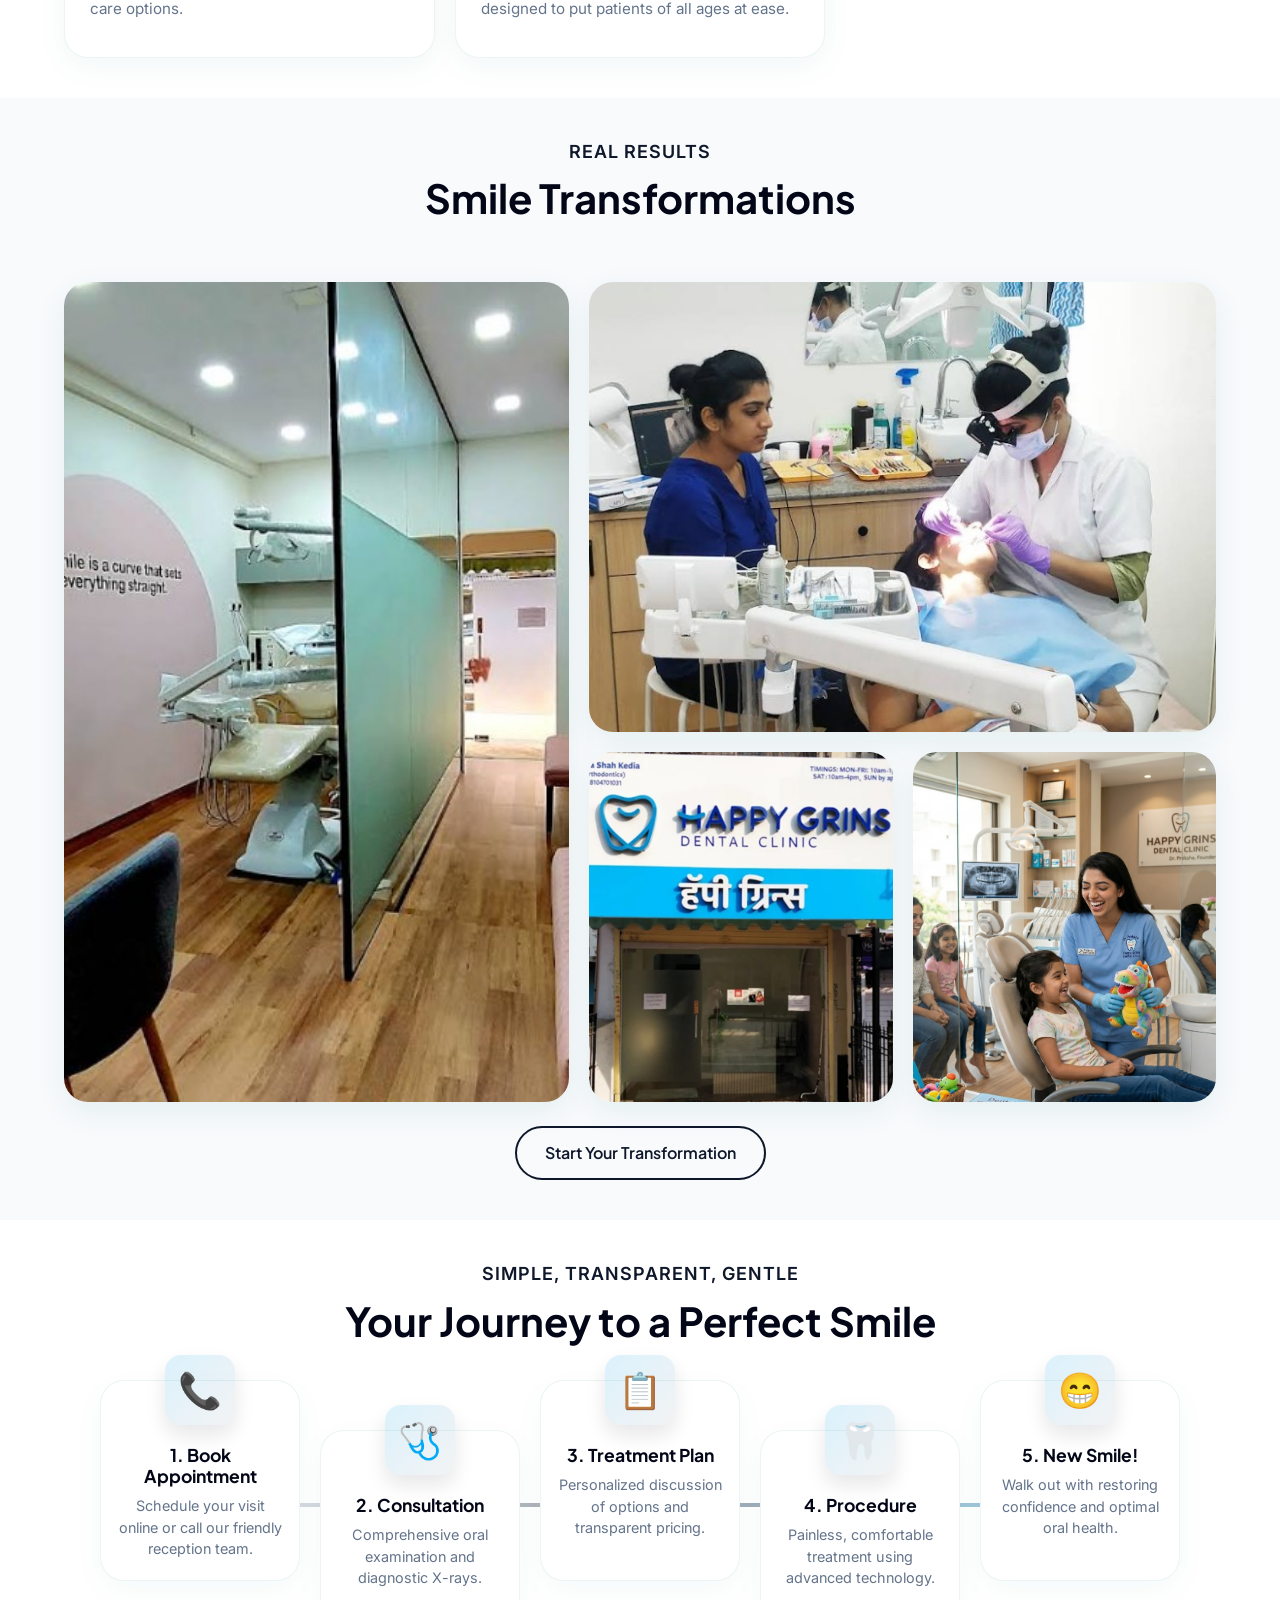
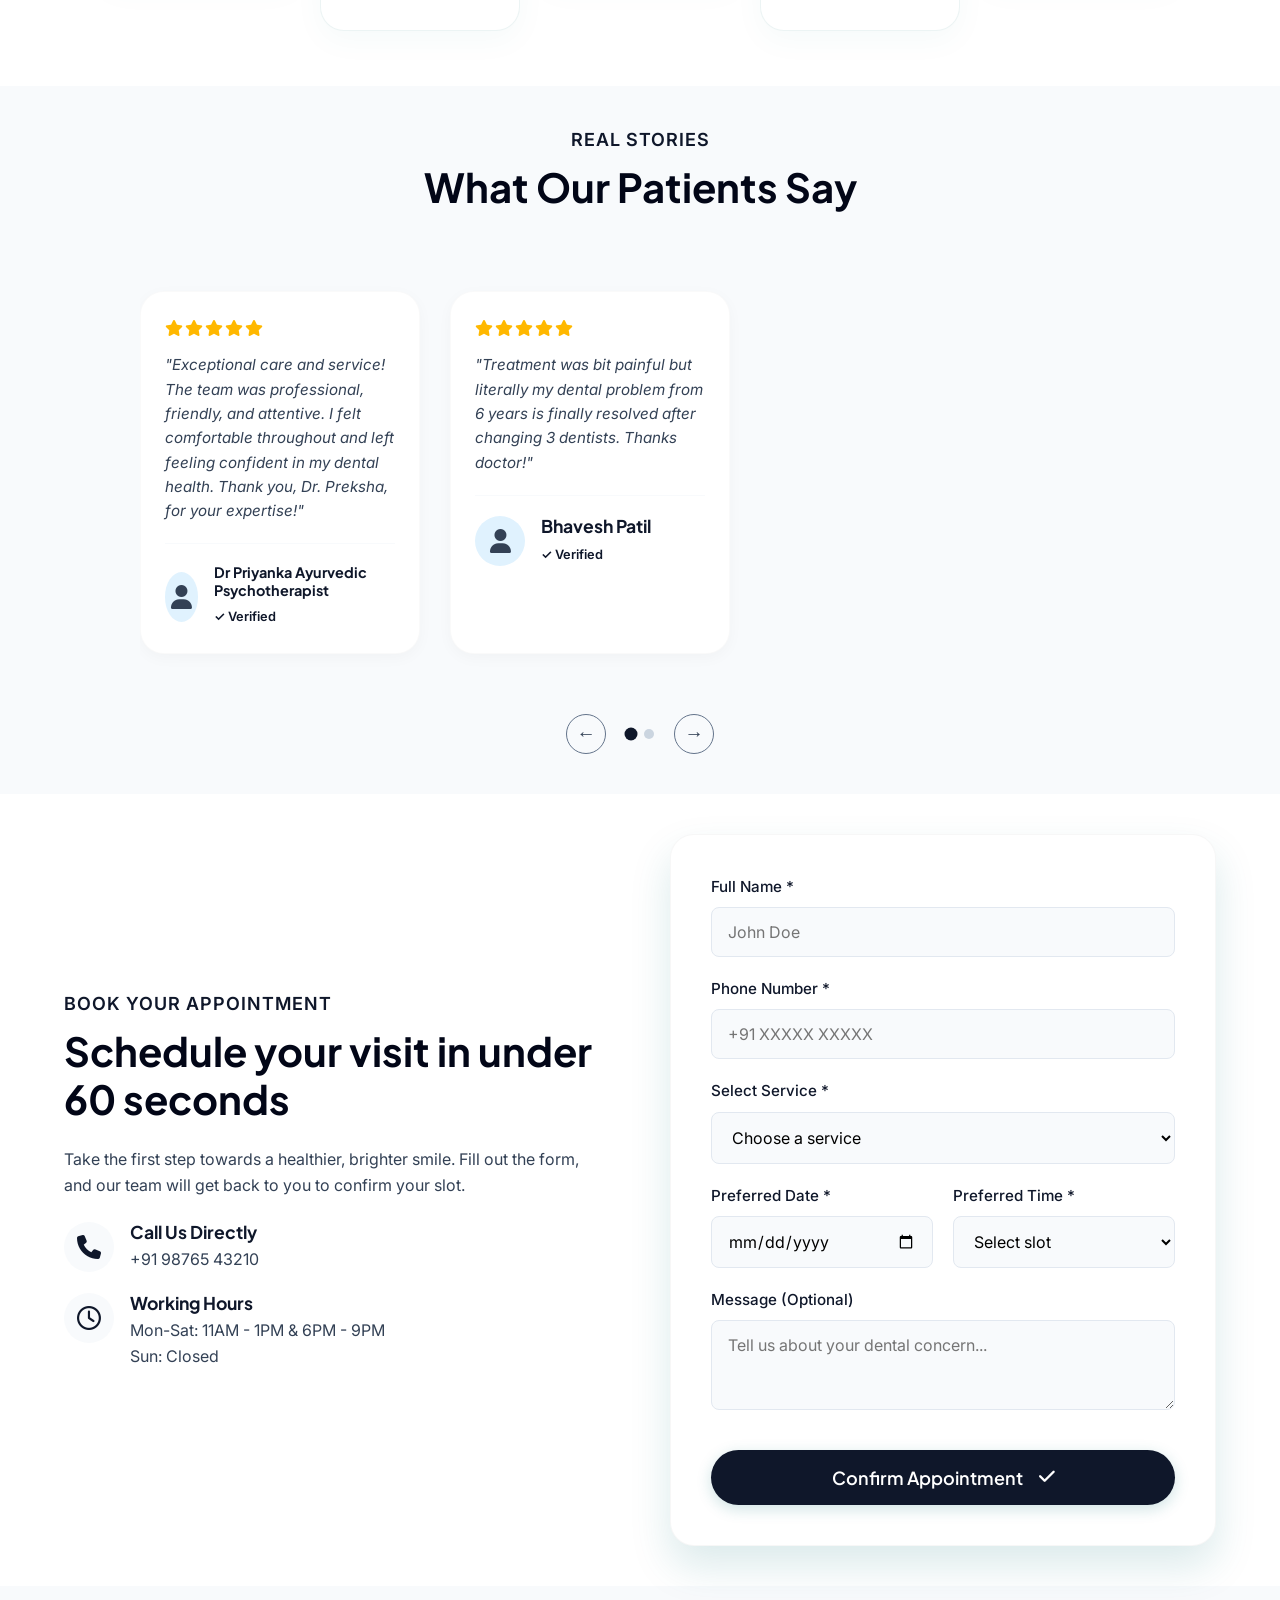
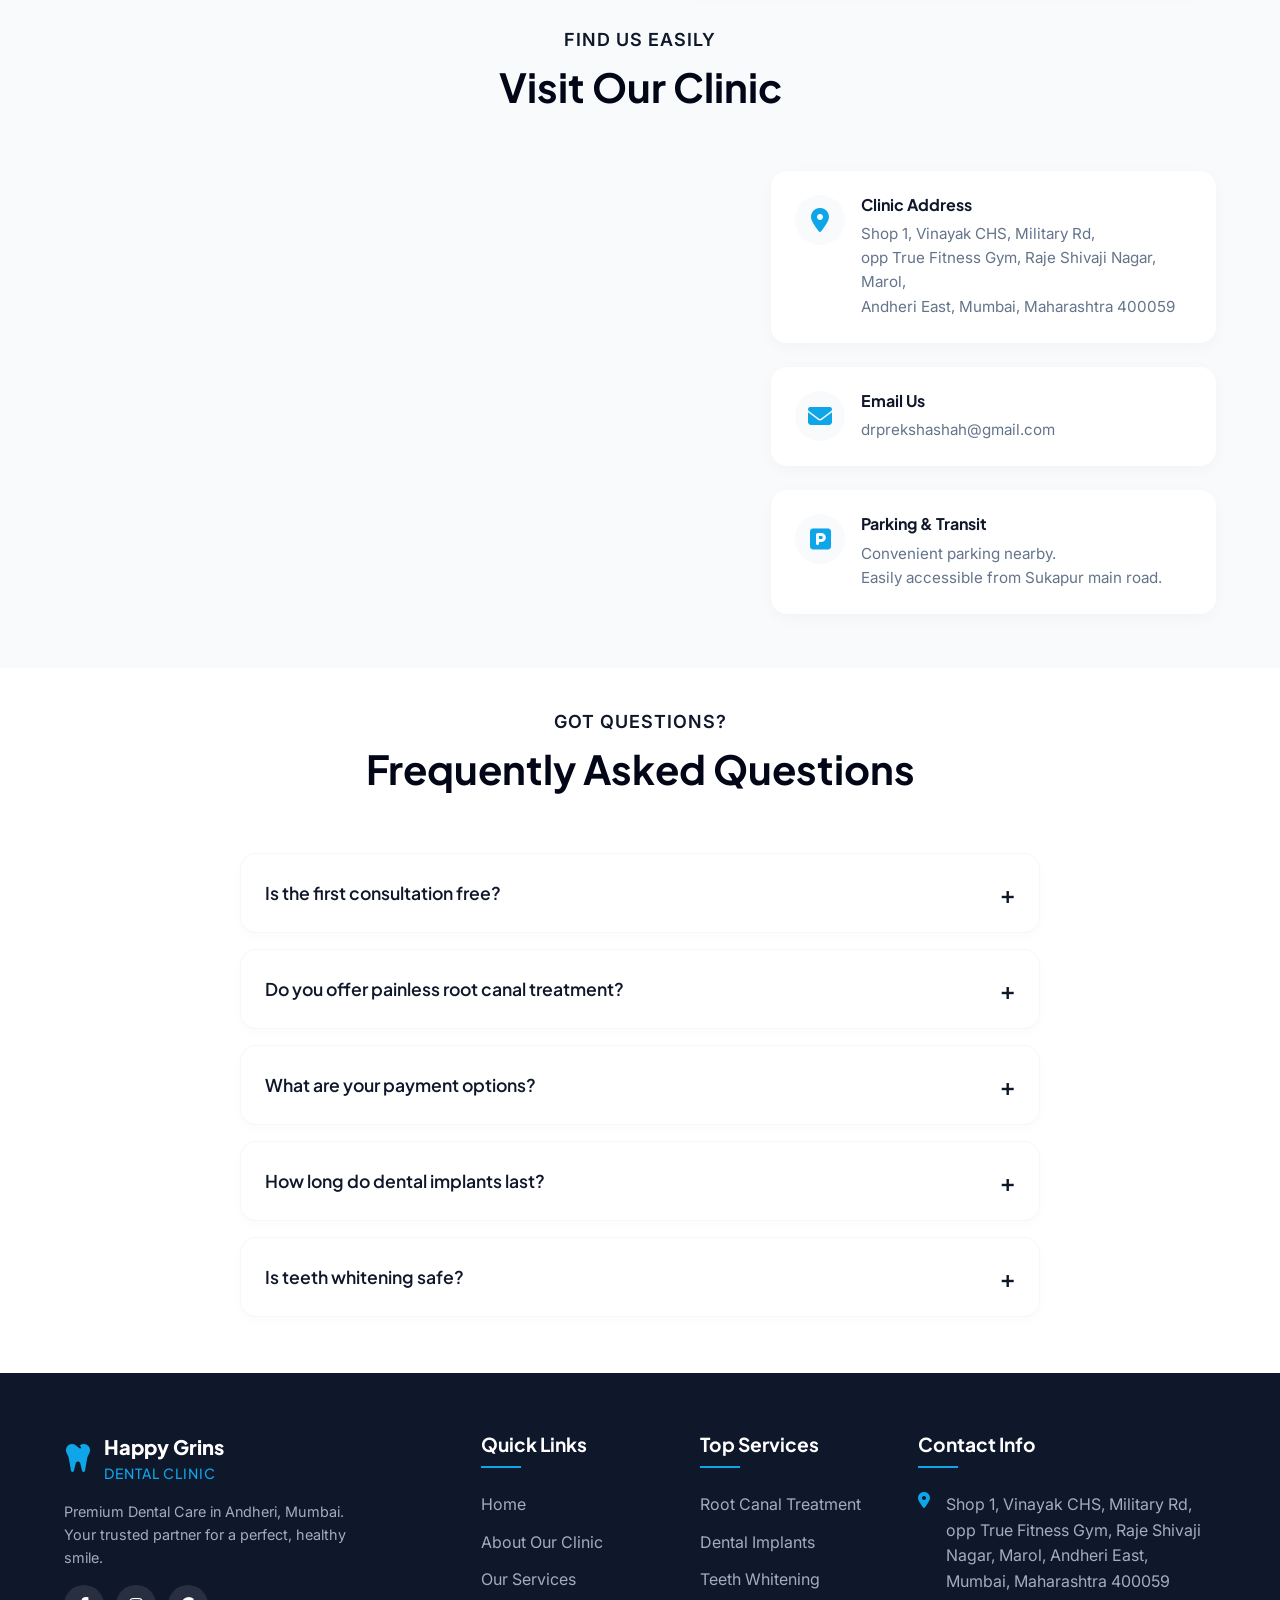
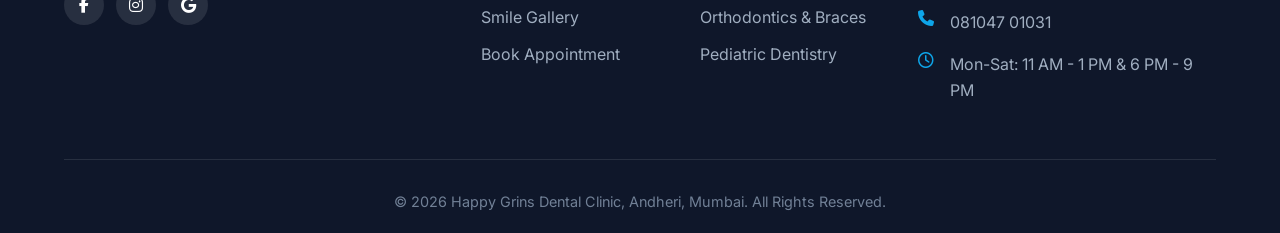
<file: Happy Grin Dental Andheri/index.html>
<!DOCTYPE html>
<html lang="en">
<head>
    <meta charset="UTF-8">
    <meta name="viewport" content="width=device-width, initial-scale=1.0">
    <title>Happy Grins Dental Clinic | Premium Dentist in Andheri, Mumbai</title>
    <meta name="description" content="Welcome to Happy Grins Dental Clinic in Andheri, Mumbai. We provide advanced, painless dental treatments with a premium modern approach. Book your appointment today!">
    <meta name="keywords" content="Happy Grins Dental Clinic Andheri, Best dentist in Mumbai, Dental clinic in Andheri, Painless root canal Mumbai, Dental implants Navi Mumbai">
    <link rel="icon" href="images/favicon.ico">
    
    <!-- Google Fonts -->
    <link rel="preconnect" href="https://fonts.googleapis.com">
    <link rel="preconnect" href="https://fonts.gstatic.com" crossorigin>
    <link href="https://fonts.googleapis.com/css2?family=Plus+Jakarta+Sans:wght@400;600;700;800&family=Inter:wght@400;500;600&display=swap" rel="stylesheet">
    
    <!-- Font Awesome -->
    <link rel="stylesheet" href="https://cdnjs.cloudflare.com/ajax/libs/font-awesome/6.4.0/css/all.min.css">
    
    <!-- Main CSS -->
    <link rel="stylesheet" href="css/styles.css">
    
</head>
<body>

    <!-- Navigation Bar -->
    <header class="navbar" id="navbar">
        <div class="container nav-container">
            <a href="#" class="logo">
                <span class="logo-icon" style="color: var(--accent);"><i class="fa-solid fa-tooth"></i></span>
                <span class="logo-text">Happy Grins<br><small>Dental Clinic</small></span>
            </a>
            
            <nav class="nav-links" id="nav-links">
                <a href="#home" class="nav-link">Home</a>
                <a href="#about" class="nav-link">About</a>
                <a href="#services" class="nav-link">Services</a>
                <a href="#gallery" class="nav-link">Gallery</a>
                <a href="#testimonials" class="nav-link">Testimonials</a>
                <a href="#contact" class="nav-link">Contact</a>
            </nav>
            
            <div class="nav-actions">
                <a href="#appointment" class="btn btn-primary pulse-glow">
                    <span class="btn-icon"><i class="fa-solid fa-phone"></i></span> Book Appointment
                </a>
                
                <button class="hamburger" id="hamburger" aria-label="Toggle Menu">
                    <span class="bar"></span>
                    <span class="bar"></span>
                    <span class="bar"></span>
                </button>
            </div>
        </div>
    </header>

    <!-- Mobile Drawer Overlay -->
    <div class="mobile-menu-overlay" id="mobile-menu-overlay"></div>

    <main>
        <!-- Hero Section -->
        <section id="home" class="hero creative-hero text-center" style="padding-bottom: 60px;">
            <div class="hero-bg-accent" style="top: 0; right: 20%; left: 20%; width: 60%; mix-blend-mode: multiply;"></div>
            <div class="container hero-container hero-centered-layout">
                <div class="hero-content reveal-on-scroll mx-auto" style="max-width: 850px; text-align: center;">
                    <span class="hero-eyebrow">Premium Dental Care in Andheri</span>
                    <h1 class="hero-title">Crafting Perfect <span class="text-accent">Smiles</span> with Precision</h1>
                    <p class="hero-subtitle mx-auto">Experience world-class, painless dentistry designed around your comfort and confidence.</p>
                    
                    <div class="hero-ctas mt-4" style="justify-content: center;">
                        <a href="#appointment" class="btn btn-primary btn-large"><i class="fa-regular fa-calendar-check" style="margin-right: 8px;"></i> Book Appointment</a>
                        <a href="#gallery" class="btn btn-outline btn-large"><i class="fa-solid fa-wand-magic-sparkles" style="margin-right: 8px;"></i> View Transformations</a>
                    </div>
                    
                    <!-- Ultra-Compact Creative Stats -->
                    <div class="ultra-compact-stats mt-5 reveal-on-scroll delay-1">
                        <div class="stat-pill">
                            <i class="fa-solid fa-users text-accent" style="font-size: 1.2rem;"></i>
                            <span class="stat-num" data-target="5000">5000</span><span class="stat-num">+</span>
                            <span class="stat-txt">Patients</span>
                        </div>
                        <div class="stat-pill">
                            <i class="fa-solid fa-star text-accent" style="font-size: 1.2rem;"></i>
                            <span class="stat-num" data-target="5.0" data-decimal="true">5.0</span>
                            <span class="stat-txt">Rating</span>
                        </div>
                        <div class="stat-pill">
                            <i class="fa-solid fa-award text-accent" style="font-size: 1.2rem;"></i>
                            <span class="stat-num" data-target="4">4</span><span class="stat-num">+</span>
                            <span class="stat-txt">Years</span>
                        </div>
                        <div class="stat-pill">
                            <i class="fa-solid fa-tooth text-accent" style="font-size: 1.2rem;"></i>
                            <span class="stat-num" data-target="12">12</span><span class="stat-num">+</span>
                            <span class="stat-txt">Services</span>
                        </div>
                    </div>
                </div>
            </div>
        </section>

        <!-- About Section -->
        <section id="about" class="about-section">
            <div class="container">
                <div class="about-grid">
                    <div class="about-image reveal-on-scroll">
                        <!-- Replace this placeholder with the Doctor's original photo -->
                        <img src="images/doctor.png" alt="Dr. Preksha" class="about-doctor-img">
                        <div class="experience-badge">
                            <span class="exp-number">4+</span>
                            <span class="exp-text">Years of<br>Experience</span>
                        </div>
                    </div>
                    <div class="about-content reveal-on-scroll" style="transition-delay: 0.2s">
                        <span class="section-subtitle">Meet Our Team</span>
                        <h2 class="section-title">Our Chief Dentist</h2>
                        <h4 class="doctor-qual">BDS, MDS — Dental Surgeon</h4>
                        <p class="about-text">
                            With extensive experience in advanced dentistry, our Chief Dentist is dedicated to providing painless, comprehensive, and compassionate care at Happy Grins Dental Clinic. We blend cutting-edge technology with a warm, patient-first approach right here in Andheri.
                        </p>
                        <ul class="about-bullets">
                            <li><span class="bullet-icon"><i class="fa-solid fa-check" style="color: var(--accent);"></i></span> Expert in Implants & Cosmetic Dentistry</li>
                            <li><span class="bullet-icon"><i class="fa-solid fa-check" style="color: var(--accent);"></i></span> Gentle, Patient-Centered Approach</li>
                            <li><span class="bullet-icon"><i class="fa-solid fa-check" style="color: var(--accent);"></i></span> 100% Sterilization Standards</li>
                            <li><span class="bullet-icon"><i class="fa-solid fa-check" style="color: var(--accent);"></i></span> Advanced Global Equipment</li>
                        </ul>
                        <a href="#services" class="btn btn-primary mt-4">Learn More About Our Practice →</a>
                    </div>
                </div>
            </div>
        </section>

        <!-- Services Section -->
        <section id="services" class="services-section section-bg-light">
            <div class="container">
                <div class="section-header reveal-on-scroll">
                    <span class="section-subtitle">Comprehensive Care Under One Roof</span>
                    <h2 class="section-title">Our Dental Services</h2>
                </div>
                
                <div class="mobile-carousel-container">
                    <div class="services-grid">
                        <div class="service-card reveal-on-scroll">
                            <div class="service-icon"><i class="fa-solid fa-tooth"></i></div>
                            <h3 class="service-title">General Dentistry</h3>
                            <p class="service-desc">Regular checkups, cleanings, and tooth fillings to maintain your optimal oral health.</p>
                            <a href="#appointment" class="service-link">Learn More →</a>
                        </div>
                        <div class="service-card reveal-on-scroll" style="transition-delay: 0.1s">
                            <div class="service-icon"><i class="fa-solid fa-wand-magic-sparkles"></i></div>
                            <h3 class="service-title">Cosmetic Dentistry</h3>
                            <p class="service-desc">Teeth whitening, veneers, and full smile makeovers to boost your confidence.</p>
                            <a href="#appointment" class="service-link">Learn More →</a>
                        </div>
                        <div class="service-card reveal-on-scroll" style="transition-delay: 0.2s">
                            <div class="service-icon"><i class="fa-solid fa-screwdriver"></i></div>
                            <h3 class="service-title">Dental Implants</h3>
                            <p class="service-desc">Permanent, natural-looking solutions for single, multiple, or full mouth missing teeth.</p>
                            <a href="#appointment" class="service-link">Learn More →</a>
                        </div>
                        <div class="service-card reveal-on-scroll" style="transition-delay: 0.3s">
                            <div class="service-icon"><i class="fa-solid fa-heart-pulse"></i></div>
                            <h3 class="service-title">Root Canal Treatment</h3>
                            <p class="service-desc">Advanced single sitting and completely painless RCT to save infected teeth.</p>
                            <a href="#appointment" class="service-link">Learn More →</a>
                        </div>
                        <div class="service-card reveal-on-scroll">
                            <div class="service-icon"><i class="fa-solid fa-crown"></i></div>
                            <h3 class="service-title">Crowns & Bridges</h3>
                            <p class="service-desc">High-quality Zirconia, Ceramic, and Metal-Free options to restore tooth function.</p>
                            <a href="#appointment" class="service-link">Learn More →</a>
                        </div>
                        <div class="service-card reveal-on-scroll" style="transition-delay: 0.1s">
                            <div class="service-icon"><i class="fa-solid fa-compress"></i></div>
                            <h3 class="service-title">Orthodontics & Braces</h3>
                            <p class="service-desc">Straighten your teeth with Metal Braces, Ceramic ones, or invisible Clear Aligners.</p>
                            <a href="#appointment" class="service-link">Learn More →</a>
                        </div>
                        <div class="service-card reveal-on-scroll" style="transition-delay: 0.2s">
                            <div class="service-icon"><i class="fa-solid fa-child"></i></div>
                            <h3 class="service-title">Pediatric Dentistry</h3>
                            <p class="service-desc">Gentle, fun, and fear-free dental care tailored specifically for your kids.</p>
                            <a href="#appointment" class="service-link">Learn More →</a>
                        </div>
                        <div class="service-card reveal-on-scroll" style="transition-delay: 0.3s">
                            <div class="service-icon"><i class="fa-solid fa-hands-bubbles"></i></div>
                            <h3 class="service-title">Cleaning & Scaling</h3>
                            <p class="service-desc">Professional removal of plaque and tartar to prevent gum diseases.</p>
                            <a href="#appointment" class="service-link">Learn More →</a>
                        </div>
                    </div>
                </div>
            </div>
        </section>

        <!-- Why Choose Us Section -->
        <section id="why-us" class="why-us-section">
            <div class="container">
                <div class="section-header reveal-on-scroll">
                    <span class="section-subtitle">Sukapur's Most Trusted Space</span>
                    <h2 class="section-title">Why Choose Us</h2>
                </div>
                
                <div class="mobile-carousel-container">
                    <div class="bento-grid">
                        <div class="bento-item reveal-on-scroll">
                            <div class="bento-icon"><i class="fa-solid fa-microscope text-accent"></i></div>
                            <h4 class="bento-title">State-of-the-Art Equipment</h4>
                            <p class="bento-desc">Latest global technology for precise diagnosis and perfect results.</p>
                        </div>
                        <div class="bento-item reveal-on-scroll" style="transition-delay: 0.1s">
                            <div class="bento-icon"><i class="fa-solid fa-syringe text-accent"></i></div>
                            <h4 class="bento-title">Painless Procedures</h4>
                            <p class="bento-desc">Comfortable treatments with advanced local anesthesia.</p>
                        </div>
                        <div class="bento-item reveal-on-scroll" style="transition-delay: 0.2s">
                            <div class="bento-icon"><i class="fa-solid fa-pump-medical text-accent"></i></div>
                            <h4 class="bento-title">100% Sterilization</h4>
                            <p class="bento-desc">Strict multi-step hygiene protocols to guarantee safety.</p>
                        </div>
                        <div class="bento-item reveal-on-scroll" style="transition-delay: 0.3s">
                            <div class="bento-icon"><i class="fa-solid fa-hand-holding-dollar text-accent"></i></div>
                            <h4 class="bento-title">Transparent Pricing</h4>
                            <p class="bento-desc">No hidden costs, with affordable premium care options.</p>
                        </div>
                        <div class="bento-item reveal-on-scroll" style="transition-delay: 0.1s">
                            <div class="bento-icon"><i class="fa-solid fa-people-roof text-accent"></i></div>
                            <h4 class="bento-title">Family-Friendly Environment</h4>
                            <p class="bento-desc">A welcoming and warm atmosphere designed to put patients of all ages at ease.</p>
                        </div>
                    </div>
                </div>
            </div>
        </section>

        <!-- Gallery Section -->
        <section id="gallery" class="gallery-section section-bg-light">
            <div class="container">
                <div class="section-header reveal-on-scroll">
                    <span class="section-subtitle">Real Results</span>
                    <h2 class="section-title">Smile Transformations</h2>
                </div>
                
                <!-- Empty Color Boxes for Future Gallery Images -->
                <div class="gallery-container">
                    <div class="gallery-grid reveal-on-scroll bento-gallery">
                        <div class="gallery-item">
                            <img src="images/img1.jpeg" alt="Smile Transformation 1" class="gallery-image" loading="lazy">
                        </div>
                        <div class="gallery-item">
                            <img src="images/img2.jpeg" alt="Smile Transformation 2" class="gallery-image" loading="lazy">
                            
                        </div>
                        <div class="gallery-item">
                            <img src="images/img3.jpeg" alt="Smile Transformation 3" class="gallery-image" loading="lazy">
                            
                        </div>
                        <div class="gallery-item">
                            <img src="images/img4.png" alt="Smile Transformation 4" class="gallery-image" loading="lazy">
                            
                            </div>
                        </div>
                    </div>
                </div>
                
                <div class="mobile-swipe-hint text-center mb-3">
                    <small style="color: var(--text-muted); font-weight: 500;"><i class="fa-solid fa-arrow-left"></i> Swipe to view more <i class="fa-solid fa-arrow-right"></i></small>
                </div>
                
                <div class="text-center mt-4 reveal-on-scroll">
                    <a href="#appointment" class="btn btn-outline">Start Your Transformation</a>
                </div>
            </div>
        </section>

        <!-- Process Section -->
        <section id="process" class="process-section">
            <div class="container">
                <div class="section-header reveal-on-scroll">
                    <span class="section-subtitle">Simple, Transparent, Gentle</span>
                    <h2 class="section-title">Your Journey to a Perfect Smile</h2>
                </div>
                
                <div class="stepper">
                    <div class="step reveal-on-scroll">
                        <div class="step-icon">📞</div>
                        <h4 class="step-title">1. Book Appointment</h4>
                        <p class="step-desc">Schedule your visit online or call our friendly reception team.</p>
                    </div>
                    <div class="step reveal-on-scroll" style="transition-delay: 0.1s">
                        <div class="step-icon">🩺</div>
                        <h4 class="step-title">2. Consultation</h4>
                        <p class="step-desc">Comprehensive oral examination and diagnostic X-rays.</p>
                    </div>
                    <div class="step reveal-on-scroll" style="transition-delay: 0.2s">
                        <div class="step-icon">📋</div>
                        <h4 class="step-title">3. Treatment Plan</h4>
                        <p class="step-desc">Personalized discussion of options and transparent pricing.</p>
                    </div>
                    <div class="step reveal-on-scroll" style="transition-delay: 0.3s">
                        <div class="step-icon">🦷</div>
                        <h4 class="step-title">4. Procedure</h4>
                        <p class="step-desc">Painless, comfortable treatment using advanced technology.</p>
                    </div>
                    <div class="step reveal-on-scroll" style="transition-delay: 0.4s">
                        <div class="step-icon">😁</div>
                        <h4 class="step-title">5. New Smile!</h4>
                        <p class="step-desc">Walk out with restoring confidence and optimal oral health.</p>
                    </div>
                </div>
            </div>
        </section>

        <!-- Testimonials Section -->
        <section id="testimonials" class="testimonials-section section-bg-light">
            <div class="container">
                <div class="section-header reveal-on-scroll">
                    <span class="section-subtitle">Real Stories</span>
                    <h2 class="section-title">What Our Patients Say</h2>
                </div>
                
                <div class="testimonial-carousel-container reveal-on-scroll">
                    <div class="testimonial-carousel" id="testimonial-carousel">
                        <div class="testimonial-card">
                            <div class="stars" style="color: #FFB800;"><i class="fa-solid fa-star"></i><i class="fa-solid fa-star"></i><i class="fa-solid fa-star"></i><i class="fa-solid fa-star"></i><i class="fa-solid fa-star"></i></div>
                            <p class="quote">"Exceptional care and service! The team was professional, friendly, and attentive. I felt comfortable throughout and left feeling confident in my dental health. Thank you, Dr. Preksha, for your expertise!"</p>
                            <div class="patient-info">
                                <div class="avatar"><i class="fa-solid fa-user"></i></div>
                                <div><h5 class="patient-name" style="font-size: 0.9rem;">Dr Priyanka Ayurvedic Psychotherapist</h5><span class="verified">✓ Verified</span></div>
                            </div>
                        </div>
                        <div class="testimonial-card">
                            <div class="stars" style="color: #FFB800;"><i class="fa-solid fa-star"></i><i class="fa-solid fa-star"></i><i class="fa-solid fa-star"></i><i class="fa-solid fa-star"></i><i class="fa-solid fa-star"></i></div>
                            <p class="quote">"Treatment was bit painful but literally my dental problem from 6 years is finally resolved after changing 3 dentists. Thanks doctor!"</p>
                            <div class="patient-info">
                                <div class="avatar"><i class="fa-solid fa-user"></i></div>
                                <div><h5 class="patient-name">Bhavesh Patil</h5><span class="verified">✓ Verified</span></div>
                            </div>
                        </div>
                    </div>
                    
                    <div class="carousel-nav">
                        <button class="carousel-btn prev" id="car-prev" aria-label="Previous testimonial">←</button>
                        <div class="carousel-dots" id="car-dots"></div>
                        <button class="carousel-btn next" id="car-next" aria-label="Next testimonial">→</button>
                    </div>
                </div>
            </div>
        </section>

        <!-- Appointment Booking Section -->
        <section id="appointment" class="appointment-section">
            <div class="container">
                <div class="appointment-grid">
                    <div class="appointment-info reveal-on-scroll">
                        <span class="section-subtitle">Book Your Appointment</span>
                        <h2 class="section-title" style="text-align: left;">Schedule your visit in under 60 seconds</h2>
                        <p class="mb-4">Take the first step towards a healthier, brighter smile. Fill out the form, and our team will get back to you to confirm your slot.</p>
                        
                        <div class="contact-quick mt-4">
                            <div class="contact-item">
                                <span class="contact-icon"><i class="fa-solid fa-phone"></i></span>
                                <div>
                                    <h5>Call Us Directly</h5>
                                    <p>+91 98765 43210</p>
                                </div>
                            </div>
                            <div class="contact-item mt-3">
                                <span class="contact-icon"><i class="fa-regular fa-clock"></i></span>
                                <div>
                                    <h5>Working Hours</h5>
                                    <p>Mon-Sat: 11AM - 1PM & 6PM - 9PM<br>Sun: Closed</p>
                                </div>
                            </div>
                        </div>
                    </div>
                    
                    <div class="appointment-form-wrapper reveal-on-scroll" style="transition-delay: 0.2s">
                        <form id="booking-form" class="appointment-form">
                            <div class="form-group">
                                <label for="form-name">Full Name *</label>
                                <input type="text" id="form-name" required placeholder="John Doe">
                            </div>
                            <div class="form-group">
                                <label for="form-phone">Phone Number *</label>
                                <input type="tel" id="form-phone" required placeholder="+91 XXXXX XXXXX" minlength="10">
                            </div>
                            <div class="form-group">
                                <label for="form-service">Select Service *</label>
                                <select id="form-service" required>
                                    <option value="" disabled selected>Choose a service</option>
                                    <option value="General Dentistry">General Dentistry</option>
                                    <option value="Cosmetic Dentistry">Cosmetic Dentistry</option>
                                    <option value="Implants">Dental Implants</option>
                                    <option value="Root Canal">Root Canal Treatment</option>
                                    <option value="Braces">Braces & Aligners</option>
                                    <option value="Other">Other / Consultation</option>
                                </select>
                            </div>
                            <div class="form-row">
                                <div class="form-group">
                                    <label for="form-date">Preferred Date *</label>
                                    <input type="date" id="form-date" required>
                                </div>
                                <div class="form-group">
                                    <label for="form-time">Preferred Time *</label>
                                    <select id="form-time" required>
                                        <option value="" disabled selected>Select slot</option>
                                        <option value="Morning">Morning</option>
                                        <option value="Evening">Evening</option>
                                    </select>
                                </div>
                            </div>
                            <div class="form-group">
                                <label for="form-message">Message (Optional)</label>
                                <textarea id="form-message" rows="3" placeholder="Tell us about your dental concern..."></textarea>
                            </div>
                            <!-- Added unique submit button ID -->
                            <button type="submit" class="btn btn-primary btn-large w-100 mt-2" id="form-submit-btn">
                                Confirm Appointment <i class="fa-solid fa-check" style="margin-left: 8px;"></i>
                            </button>
                            <div id="form-success" class="form-success hidden mt-3">
                                <i class="fa-solid fa-circle-check text-accent" style="margin-right: 8px;"></i> We'll confirm your appointment shortly!
                            </div>
                        </form>
                    </div>
                </div>
            </div>
        </section>

        <!-- Location & Contact Section -->
        <section id="contact" class="location-section section-bg-light">
            <div class="container">
                <div class="section-header reveal-on-scroll">
                    <span class="section-subtitle">Find Us Easily</span>
                    <h2 class="section-title">Visit Our Clinic</h2>
                </div>
                
                <div class="location-grid">
                    <div class="map-container reveal-on-scroll">
                        <iframe src="https://www.google.com/maps/embed?pb=!1m14!1m8!1m3!1d7167.76020153013!2d72.8699089!3d19.1162528!3m2!1i1024!2i768!4f13.1!3m3!1m2!1s0x3be7c96421718e31%3A0x4f64f819e0bbdb42!2sHappy%20Grins%20Dental%20Clinic!5e1!3m2!1sen!2sin!4v1774695257401!5m2!1sen!2sin" width="600" height="450" style="border:0;" allowfullscreen="" loading="lazy" referrerpolicy="no-referrer-when-downgrade"></iframe>
                    </div>
                    
                    <div class="contact-details reveal-on-scroll" style="transition-delay: 0.2s">
                        <div class="detail-card">
                            <span class="detail-icon"><i class="fa-solid fa-location-dot" style="color: var(--accent);"></i></span>
                            <div>
                                <h4>Clinic Address</h4>
                                <p>Shop 1, Vinayak CHS, Military Rd,<br>opp True Fitness Gym, Raje Shivaji Nagar, Marol,<br>Andheri East, Mumbai, Maharashtra 400059</p>
                            </div>
                        </div>
                        <div class="detail-card mt-4">
                            <span class="detail-icon"><i class="fa-solid fa-envelope" style="color: var(--accent);"></i></span>
                            <div>
                                <h4>Email Us</h4>
                                <p>drprekshashah@gmail.com</p>
                            </div>
                        </div>
                        <div class="detail-card mt-4">
                            <span class="detail-icon"><i class="fa-solid fa-square-parking" style="color: var(--accent);"></i></span>
                            <div>
                                <h4>Parking & Transit</h4>
                                <p>Convenient parking nearby.<br>Easily accessible from Sukapur main road.</p>
                            </div>
                        </div>
                        
                    </div>
                </div>
            </div>
        </section>

        <!-- FAQ Section -->
        <section id="faq" class="faq-section">
            <div class="container">
                <div class="section-header reveal-on-scroll">
                    <span class="section-subtitle">Got Questions?</span>
                    <h2 class="section-title">Frequently Asked Questions</h2>
                </div>
                
                <div class="faq-container reveal-on-scroll">
                    <div class="faq-item">
                        <button class="faq-question">
                            <span>Is the first consultation free?</span>
                            <span class="faq-toggle">+</span>
                        </button>
                        <div class="faq-answer">
                            <p>We charge a nominal consultation fee which includes a comprehensive oral examination. If you proceed with treatment, the fee is adjusted.</p>
                        </div>
                    </div>
                    <div class="faq-item">
                        <button class="faq-question">
                            <span>Do you offer painless root canal treatment?</span>
                            <span class="faq-toggle">+</span>
                        </button>
                        <div class="faq-answer">
                            <p>Yes, absolutely. We use advanced rotary endodontics and local anesthesia to ensure your root canal is single-sitting and completely painless.</p>
                        </div>
                    </div>
                    <div class="faq-item">
                        <button class="faq-question">
                            <span>What are your payment options?</span>
                            <span class="faq-toggle">+</span>
                        </button>
                        <div class="faq-answer">
                            <p>We accept all major payment methods including Cash, Credit/Debit Cards, UPI (GPay/PhonePe), and EMI options for extensive treatments.</p>
                        </div>
                    </div>
                    <div class="faq-item">
                        <button class="faq-question">
                            <span>How long do dental implants last?</span>
                            <span class="faq-toggle">+</span>
                        </button>
                        <div class="faq-answer">
                            <p>With proper care and good oral hygiene, our high-quality dental implants are designed to be a permanent solution and can last a lifetime.</p>
                        </div>
                    </div>
                    <div class="faq-item">
                        <button class="faq-question">
                            <span>Is teeth whitening safe?</span>
                            <span class="faq-toggle">+</span>
                        </button>
                        <div class="faq-answer">
                            <p>Yes, professional teeth whitening done fully under a dentist's supervision is completely safe and won't damage your enamel.</p>
                        </div>
                    </div>
                </div>
            </div>
        </section>
    </main>

    <!-- Footer -->
    <footer class="footer">
        <div class="container">
            <div class="footer-grid">
                <div class="footer-brand">
                    <a href="#" class="logo footer-logo">
                        <span class="logo-icon" style="color: var(--accent);"><i class="fa-solid fa-tooth"></i></span>
                        <span class="logo-text" style="color: white;">Happy Grins<br><small style="color: var(--accent);">Dental Clinic</small></span>
                    </a>
                    <p class="footer-desc">Premium Dental Care in Andheri, Mumbai. Your trusted partner for a perfect, healthy smile.</p>
                    <div class="social-icons">
                        <a href="#" class="social-icon"><i class="fa-brands fa-facebook-f"></i></a>
                        <a href="#" class="social-icon"><i class="fa-brands fa-instagram"></i></a>
                        <a href="#" class="social-icon"><i class="fa-brands fa-google"></i></a>
                    </div>
                </div>
                
                <div class="footer-links">
                    <h4>Quick Links</h4>
                    <ul>
                        <li><a href="#home">Home</a></li>
                        <li><a href="#about">About Our Clinic</a></li>
                        <li><a href="#services">Our Services</a></li>
                        <li><a href="#gallery">Smile Gallery</a></li>
                        <li><a href="#appointment">Book Appointment</a></li>
                    </ul>
                </div>
                
                <div class="footer-services">
                    <h4>Top Services</h4>
                    <ul>
                        <li><a href="#services">Root Canal Treatment</a></li>
                        <li><a href="#services">Dental Implants</a></li>
                        <li><a href="#services">Teeth Whitening</a></li>
                        <li><a href="#services">Orthodontics & Braces</a></li>
                        <li><a href="#services">Pediatric Dentistry</a></li>
                    </ul>
                </div>
                
                <div class="footer-contact">
                    <h4>Contact Info</h4>
                    <p><i class="fa-solid fa-location-dot" style="margin-right: 8px; color: var(--accent);"></i> Shop 1, Vinayak CHS, Military Rd, opp True Fitness Gym, Raje Shivaji Nagar, Marol, Andheri East, Mumbai, Maharashtra 400059</p>
                    <p><i class="fa-solid fa-phone" style="margin-right: 8px; color: var(--accent);"></i> 081047 01031</p>
                    <p><i class="fa-regular fa-clock" style="margin-right: 8px; color: var(--accent);"></i> Mon-Sat: 11 AM - 1 PM & 6 PM - 9 PM</p>
                </div>
            </div>
            
            <div class="footer-bottom">
                <p>&copy; 2026 Happy Grins Dental Clinic, Andheri, Mumbai. All Rights Reserved.</p>
            </div>
        </div>
    </footer>

    <!-- Floating Actions -->
    <a href="https://wa.me/918104701031?text=Hi,%20I'd%20like%20to%20book%20an%20appointment%20at%20Happy%20Grins%20Dental%20Clinic" class="floating-whatsapp" target="_blank" aria-label="Chat on WhatsApp">
        <span style="font-size: 1.5rem;"><i class="fa-brands fa-whatsapp"></i></span>
    </a>

    <!-- Mobile Sticky Footer Bar -->
    <div class="mobile-sticky-bar">
        <a href="tel:+918104701031" class="sticky-action">
            <span class="sticky-icon"><i class="fa-solid fa-phone"></i></span>
            <span>Call</span>
        </a>
        <a href="https://wa.me/918104701031?text=Hi,%20I'd%20like%20to%20book%20an%20appointment%20at%20Happy%20Grins%20Dental%20Clinic" target="_blank" class="sticky-action whatsapp">
            <span class="sticky-icon"><i class="fa-brands fa-whatsapp"></i></span>
            <span>WhatsApp</span>
        </a>
        <a href="#appointment" class="sticky-action primary">
            <span class="sticky-icon"><i class="fa-regular fa-calendar-check"></i></span>
            <span>Book</span>
        </a>
    </div>

    <!-- Scripts -->
    <script src="js/script.js"></script>
</body>
</html>
</file>
<file: Dr.Ravi Ahujas Andheri/css/styles.css>
/* =========================================
   DESIGN TOKENS & VARIABLES
   ========================================= */
:root {
    /* Colors */
    --primary: #0D7377;        /* Deep Medical Teal */
    --primary-light: #18989C;
    --primary-dark: #085154;
    
    --secondary: #A8E6CF;      /* Soft Mint Green */
    --accent: #FF6B6B;         /* Warm Coral */
    --accent-hover: #fa5555;
    
    --bg-white: #FFFFFF;
    --bg-light: #F8F9FA;
    --bg-dark: #1A1A2E;        /* Charcoal */
    --text-main: #2D3748;
    --text-muted: #718096;
    
    /* Typography */
    --font-heading: 'Plus Jakarta Sans', sans-serif;
    --font-body: 'Inter', sans-serif;
    
    /* Spacing & Utilities */
    --container-width: 1200px;
    --transition: all 0.3s cubic-bezier(0.4, 0, 0.2, 1);
    --shadow-soft: 0 10px 30px rgba(13, 115, 119, 0.08);
    --shadow-hover: 0 20px 40px rgba(13, 115, 119, 0.15);
    --radius-sm: 8px;
    --radius-md: 16px;
    --radius-lg: 24px;
    --nav-height: 80px;
}

/* =========================================
   RESET & BASE STYLES
   ========================================= */
* {
    margin: 0;
    padding: 0;
    box-sizing: border-box;
}

html {
    scroll-behavior: smooth;
    scroll-padding-top: var(--nav-height);
}

body {
    font-family: var(--font-body);
    color: var(--text-main);
    background-color: var(--bg-white);
    line-height: 1.6;
    overflow-x: hidden;
    -webkit-font-smoothing: antialiased;
}

h1, h2, h3, h4, h5, h6 {
    font-family: var(--font-heading);
    color: var(--primary-dark);
    font-weight: 700;
    line-height: 1.2;
}

a {
    text-decoration: none;
    color: inherit;
    transition: var(--transition);
}

ul {
    list-style: none;
}

img {
    max-width: 100%;
    height: auto;
    display: block;
}

/* Layout Utilities */
.container {
    max-width: var(--container-width);
    margin: 0 auto;
    padding: 0 24px;
}

section {
    padding: 60px 0;
}

.section-bg-light {
    background-color: var(--bg-light);
}

.text-center {
    text-align: center;
}

.section-header {
    margin-bottom: 60px;
    text-align: center;
}

.section-title {
    font-size: 2.5rem;
    margin-bottom: 24px;
    position: relative;
    display: block;
}

.section-subtitle {
    display: block;
    font-size: 1.125rem;
    color: var(--primary);
    font-weight: 600;
    max-width: 600px;
    margin: 0 auto 8px auto;
    text-transform: uppercase;
    letter-spacing: 1px;
}

/* Base Components */
.btn {
    display: inline-flex;
    align-items: center;
    justify-content: center;
    gap: 8px;
    padding: 12px 28px;
    border-radius: 50px;
    font-weight: 600;
    font-size: 1rem;
    cursor: pointer;
    transition: var(--transition);
    border: none;
    font-family: var(--font-heading);
}

.btn-primary {
    background-color: var(--primary);
    color: white;
    box-shadow: 0 4px 15px rgba(13, 115, 119, 0.2);
}

.btn-primary:hover {
    background-color: var(--primary-dark);
    transform: translateY(-2px);
    box-shadow: 0 8px 25px rgba(13, 115, 119, 0.3);
}

.pulse-glow {
    animation: pulse 2s infinite;
}

@keyframes pulse {
    0% {
        box-shadow: 0 0 0 0 rgba(13, 115, 119, 0.4);
    }
    70% {
        box-shadow: 0 0 0 10px rgba(13, 115, 119, 0);
    }
    100% {
        box-shadow: 0 0 0 0 rgba(13, 115, 119, 0);
    }
}

/* =========================================
   NAVIGATION BAR
   ========================================= */
.navbar {
    position: fixed;
    top: 0;
    left: 0;
    width: 100%;
    height: var(--nav-height);
    z-index: 1000;
    transition: var(--transition);
    background: transparent;
    display: flex;
    align-items: center;
}

.navbar.scrolled {
    background: rgba(255, 255, 255, 0.95);
    backdrop-filter: blur(10px);
    -webkit-backdrop-filter: blur(10px);
    box-shadow: 0 4px 30px rgba(0, 0, 0, 0.05);
    border-bottom: 1px solid rgba(255, 255, 255, 0.3);
}

.nav-container {
    display: flex;
    justify-content: space-between;
    align-items: center;
    width: 100%;
}

.logo {
    display: flex;
    align-items: center;
    gap: 12px;
}

.logo-icon {
    font-size: 2.5rem;
}

.logo-text {
    font-family: var(--font-heading);
    font-weight: 800;
    font-size: 1.25rem;
    color: var(--primary-dark);
    line-height: 1.2;
}

.logo-text small {
    font-weight: 500;
    font-size: 0.875rem;
    color: var(--primary);
    letter-spacing: 1px;
    text-transform: uppercase;
}

.nav-links {
    display: flex;
    gap: 32px;
}

.nav-link {
    font-weight: 500;
    position: relative;
    padding: 8px 0;
    color: var(--text-main);
}

.nav-link::after {
    content: '';
    position: absolute;
    bottom: 0;
    left: 0;
    width: 0;
    height: 2px;
    background-color: var(--accent);
    transition: var(--transition);
}

.nav-link:hover {
    color: var(--primary);
}

.nav-link:hover::after,
.nav-link.active::after {
    width: 100%;
}

.nav-link.active {
    color: var(--primary);
    font-weight: 600;
}

.nav-actions {
    display: flex;
    align-items: center;
    gap: 16px;
}

.hamburger {
    display: none;
    flex-direction: column;
    gap: 6px;
    background: none;
    border: none;
    cursor: pointer;
    z-index: 1001;
    padding: 5px;
}

.bar {
    width: 25px;
    height: 3px;
    background-color: var(--primary-dark);
    border-radius: 3px;
    transition: var(--transition);
}

/* Mobile Menu Styles */
@media (max-width: 992px) {
    .nav-links {
        position: fixed;
        top: 0;
        right: -100%;
        width: 300px;
        height: 100vh;
        background-color: var(--bg-white);
        flex-direction: column;
        justify-content: flex-start;
        align-items: flex-start;
        padding: 100px 0 0 40px;
        gap: 24px;
        transition: right 0.4s cubic-bezier(0.4, 0, 0.2, 1);
        box-shadow: -10px 0 30px rgba(0,0,0,0.15);
        z-index: 1000;
    }
    
    .nav-links.active {
        right: 0;
    }
    
    .nav-link {
        font-size: 1.25rem;
    }
    
    .hamburger {
        display: flex;
    }
    
    .hamburger.active .bar:nth-child(1) {
        transform: translateY(9px) rotate(45deg);
    }
    
    .hamburger.active .bar:nth-child(2) {
        opacity: 0;
    }
    
    .hamburger.active .bar:nth-child(3) {
        transform: translateY(-9px) rotate(-45deg);
    }
    
    .nav-actions .btn {
        display: none;
    }
    
    .mobile-menu-overlay {
        position: fixed;
        top: 0;
        left: 0;
        width: 100%;
        height: 100%;
        background-color: rgba(0, 0, 0, 0.5);
        backdrop-filter: blur(4px);
        z-index: 999;
        opacity: 0;
        visibility: hidden;
        transition: var(--transition);
    }
    
    .mobile-menu-overlay.active {
        opacity: 1;
        visibility: visible;
    }
}

/* =========================================
   UTILITIES & ANIMATIONS
   ========================================= */
.text-accent {
    color: var(--accent);
}

.mt-4 {
    margin-top: 24px;
}

.reveal-on-scroll {
    opacity: 0;
    transform: translateY(30px);
    transition: all 0.8s cubic-bezier(0.4, 0, 0.2, 1);
}

.reveal-on-scroll.revealed {
    opacity: 1;
    transform: translateY(0);
}

/* =========================================
   BASE COMPONENTS CONTINUED
   ========================================= */
.btn-large {
    padding: 16px 36px;
    font-size: 1.125rem;
}

.btn-outline {
    background-color: transparent;
    color: var(--primary);
    border: 2px solid var(--primary);
}

.btn-outline:hover {
    background-color: var(--primary);
    color: white;
}

/* =========================================
   HERO SECTION
   ========================================= */
.hero {
    position: relative;
    min-height: 100vh;
    display: flex;
    align-items: center;
    padding-top: calc(var(--nav-height) + 60px);
    overflow: hidden;
    background-color: var(--bg-white);
}

.hero-bg {
    position: absolute;
    top: 0;
    left: 0;
    width: 100%;
    height: 100%;
    z-index: 0;
    overflow: hidden;
}

.mesh-gradient {
    position: absolute;
    top: -50%;
    right: -50%;
    width: 150%;
    height: 150%;
    background: radial-gradient(circle at 70% 30%, rgba(13, 115, 119, 0.1) 0%, transparent 50%),
                radial-gradient(circle at 30% 70%, rgba(168, 230, 207, 0.2) 0%, transparent 50%);
    animation: rotate-mesh 30s linear infinite;
}

@keyframes rotate-mesh {
    0% { transform: rotate(0deg); }
    100% { transform: rotate(360deg); }
}

.floating-element {
    position: absolute;
    font-size: 4rem;
    filter: drop-shadow(0 10px 15px rgba(0,0,0,0.1));
    animation: float-obj 6s ease-in-out infinite;
    opacity: 0.8;
}

.float-1 { top: 20%; right: 15%; animation-delay: 0s; }
.float-2 { top: 40%; left: 10%; font-size: 3rem; animation-delay: -2s; }
.float-3 { bottom: 20%; right: 25%; font-size: 3.5rem; animation-delay: -4s; transform: rotate(15deg); }

@keyframes float-obj {
    0%, 100% { transform: translateY(0) rotate(0); }
    50% { transform: translateY(-30px) rotate(10deg); }
}

.hero-container {
    position: relative;
    z-index: 1;
    display: flex;
    align-items: center;
    justify-content: center;
    text-align: center;
}

.hero-content {
    max-width: 800px;
    margin: 0 auto;
}

.hero-title {
    font-size: 4.5rem;
    font-weight: 800;
    line-height: 1.1;
    margin-bottom: 24px;
    color: var(--bg-dark);
}

.word-rotate {
    display: inline-block;
    min-width: 250px;
    text-align: left;
    position: relative;
}

@media (max-width: 768px) {
    .word-rotate {
        min-width: 150px;
    }
}

#word-rotate {
    display: inline-block;
    transition: opacity 0.4s ease-in-out, transform 0.4s ease-in-out;
}

.word-rotate-fade-out {
    opacity: 0;
    transform: translateY(-20px);
}

.word-rotate-fade-in {
    opacity: 0;
    transform: translateY(20px);
}

.hero-subtitle {
    font-size: 1.25rem;
    color: var(--text-muted);
    margin-bottom: 40px;
    max-width: 600px;
    margin-left: auto;
    margin-right: auto;
}

.hero-ctas {
    display: flex;
    gap: 16px;
    justify-content: center;
    margin-bottom: 48px;
}

.trust-badges {
    display: flex;
    flex-wrap: wrap;
    justify-content: center;
    gap: 16px;
}

.badge {
    background-color: var(--bg-white);
    padding: 8px 16px;
    border-radius: 50px;
    font-size: 0.875rem;
    font-weight: 600;
    color: var(--text-main);
    box-shadow: 0 4px 10px rgba(0,0,0,0.05);
    border: 1px solid var(--bg-light);
}

.hero-split {
    display: grid;
    grid-template-columns: 1.2fr 1fr;
    gap: 60px;
    align-items: center;
    text-align: left;
}

.hero-split .text-left {
    text-align: left;
    margin: 0;
}

.hero-split .hero-subtitle {
    margin-left: 0;
    margin-right: 0;
}

.hero-split .hero-ctas {
    justify-content: flex-start;
}

.hero-split .trust-badges {
    justify-content: flex-start;
}

.hero-img {
    width: 100%;
    aspect-ratio: 1;
    object-fit: cover;
    border-radius: var(--radius-lg);
    box-shadow: var(--shadow-hover);
    border: 8px solid white;
}


/* =========================================
   STATS / COUNTER SECTION
   ========================================= */
.stats-section {
    padding: 80px 0;
    position: relative;
    z-index: 2;
    margin-top: -60px;
}

.stats-grid {
    display: grid;
    grid-template-columns: repeat(auto-fit, minmax(220px, 1fr));
    gap: 30px;
}

.stat-card {
    background-color: var(--bg-white);
    padding: 40px 24px;
    border-radius: var(--radius-lg);
    text-align: center;
    box-shadow: var(--shadow-soft);
    transition: var(--transition);
    border-bottom: 4px solid transparent;
}

.stat-card:hover {
    transform: translateY(-10px);
    box-shadow: var(--shadow-hover);
    border-bottom-color: var(--primary);
}

.stat-icon {
    font-size: 3rem;
    margin-bottom: 20px;
}

.stat-number-wrapper {
    display: flex;
    align-items: baseline;
    justify-content: center;
    gap: 4px;
    margin-bottom: 8px;
}

.stat-number {
    font-size: 3.5rem;
    font-weight: 800;
    color: var(--primary-dark);
    line-height: 1;
}

.stat-suffix {
    font-size: 2rem;
    font-weight: 700;
    color: var(--accent);
}

.stat-label {
    font-size: 1.125rem;
    color: var(--text-muted);
    font-weight: 500;
}

/* =========================================
   ABOUT SECTION
   ========================================= */
.about-grid {
    display: grid;
    grid-template-columns: 1fr 1fr;
    gap: 60px;
    align-items: center;
}

.about-image {
    position: relative;
    border-radius: var(--radius-lg);
    overflow: hidden;
}

.about-doctor-img {
    width: 100%;
    aspect-ratio: 4/5;
    object-fit: cover;
    border-radius: var(--radius-lg);
    box-shadow: var(--shadow-soft);
}

.doctor-placeholder {
    width: 100%;
    aspect-ratio: 4/5;
    background: linear-gradient(135deg, var(--secondary) 0%, var(--primary-light) 100%);
    display: flex;
    align-items: center;
    justify-content: center;
    border-radius: var(--radius-lg);
}

.doctor-placeholder .placeholder-icon {
    font-size: 8rem;
    filter: drop-shadow(0 10px 20px rgba(0,0,0,0.1));
}

.experience-badge {
    position: absolute;
    bottom: -20px;
    right: 30px;
    background-color: var(--bg-white);
    padding: 24px;
    border-radius: var(--radius-md);
    box-shadow: var(--shadow-hover);
    display: flex;
    align-items: center;
    gap: 16px;
    border-left: 4px solid var(--accent);
}

.exp-number {
    font-family: var(--font-heading);
    font-size: 2.5rem;
    font-weight: 800;
    color: var(--primary-dark);
    line-height: 1;
}

.exp-text {
    font-size: 0.875rem;
    font-weight: 600;
    color: var(--text-muted);
    line-height: 1.2;
}

.doctor-qual {
    font-size: 1.125rem;
    color: var(--primary);
    margin-bottom: 24px;
    font-weight: 600;
}

.about-text {
    font-size: 1.125rem;
    color: var(--text-muted);
    margin-bottom: 32px;
}

.about-bullets {
    display: grid;
    grid-template-columns: 1fr 1fr;
    gap: 16px;
}

.about-bullets li {
    display: flex;
    align-items: flex-start;
    gap: 12px;
    font-weight: 500;
    color: var(--bg-dark);
}

.bullet-icon {
    font-size: 1.2rem;
}

/* =========================================
   SERVICES SECTION
   ========================================= */
.services-grid {
    display: grid;
    grid-template-columns: repeat(auto-fill, minmax(250px, 1fr));
    gap: 30px;
}

.service-card {
    background: #ffffff;
    padding: 35px 25px;
    border-radius: 24px;
    box-shadow: 0 10px 30px rgba(13, 115, 119, 0.05);
    transition: all 0.4s cubic-bezier(0.4, 0, 0.2, 1);
    border: 1px solid rgba(13, 115, 119, 0.08);
    position: relative;
    overflow: hidden;
    z-index: 1;
}

.service-card::before {
    content: '';
    position: absolute;
    top: 0;
    left: 0;
    width: 100%;
    height: 6px;
    background: linear-gradient(90deg, var(--secondary), var(--primary));
    opacity: 0;
    transition: var(--transition);
}

.service-card:hover {
    transform: translateY(-8px);
    box-shadow: 0 20px 40px rgba(13, 115, 119, 0.12);
}

.service-card:hover::before {
    opacity: 1;
}

.service-icon {
    width: 72px;
    height: 72px;
    border-radius: 20px;
    background: linear-gradient(135deg, rgba(168, 230, 207, 0.4) 0%, rgba(13, 115, 119, 0.1) 100%);
    display: flex;
    align-items: center;
    justify-content: center;
    font-size: 2.2rem;
    margin-bottom: 24px;
    transition: var(--transition);
    box-shadow: inset 0 2px 0 rgba(255,255,255,0.8);
}

.service-card:hover .service-icon {
    transform: scale(1.05) translateY(-5px) rotate(5deg);
    background: linear-gradient(135deg, var(--secondary) 0%, var(--primary-light) 100%);
}

.service-title {
    font-size: 1.25rem;
    margin-bottom: 12px;
    color: var(--bg-dark);
}

.service-desc {
    color: var(--text-muted);
    margin-bottom: 24px;
    font-size: 0.95rem;
}

.service-link {
    font-weight: 600;
    color: var(--primary);
    display: inline-flex;
    align-items: center;
    gap: 4px;
}

.service-link:hover {
    color: var(--accent);
    gap: 8px;
}

/* Responsive Styles for new sections */
@media (max-width: 992px) {
    .about-grid {
        grid-template-columns: 1fr;
    }
    .experience-badge {
        bottom: 20px;
    }
    .hero-split {
        grid-template-columns: 1fr;
        text-align: center;
        gap: 40px;
    }
    .hero-split .text-left {
        text-align: center;
    }
    .hero-split .hero-subtitle {
        margin: 0 auto 40px auto;
    }
    .hero-split .hero-ctas, .hero-split .trust-badges {
        justify-content: center;
    }
}

@media (max-width: 768px) {
    .hero-title {
        font-size: 3rem;
    }
    .hero-ctas {
        flex-direction: column;
    }
    .btn-large {
        width: 100%;
    }
    .stats-grid {
        grid-template-columns: 1fr 1fr;
    }
    .about-bullets {
        grid-template-columns: 1fr;
    }
}

@media (max-width: 480px) {
    .stats-grid {
        grid-template-columns: 1fr;
    }
}

/* =========================================
   WHY CHOOSE US & BENTO GRID
   ========================================= */
.bento-grid {
    display: grid;
    grid-template-columns: repeat(auto-fit, minmax(300px, 1fr));
    grid-auto-rows: minmax(180px, auto);
    gap: 20px;
}

.bento-item {
    background: #ffffff;
    padding: 35px 25px;
    border-radius: 24px;
    box-shadow: 0 10px 30px rgba(13, 115, 119, 0.05);
    transition: all 0.4s cubic-bezier(0.4, 0, 0.2, 1);
    border: 1px solid rgba(13, 115, 119, 0.08);
    position: relative;
    z-index: 1;
    overflow: hidden;
}

.bento-item::after {
    content: '';
    position: absolute;
    top: -50%;
    right: -50%;
    width: 200px;
    height: 200px;
    background: radial-gradient(circle, rgba(168, 230, 207, 0.15) 0%, transparent 60%);
    pointer-events: none;
    z-index: -1;
    transition: var(--transition);
}

.bento-item:hover {
    transform: translateY(-8px);
    box-shadow: 0 20px 40px rgba(13, 115, 119, 0.12);
}

.bento-item:hover::after {
    transform: scale(1.5);
}

.bento-icon {
    width: 64px;
    height: 64px;
    border-radius: 16px;
    background: linear-gradient(135deg, rgba(168, 230, 207, 0.4) 0%, rgba(13, 115, 119, 0.1) 100%);
    color: var(--primary);
    border: none;
    display: flex;
    align-items: center;
    justify-content: center;
    font-size: 2.2rem;
    margin-bottom: 20px;
}

.bento-title {
    font-size: 1.3rem;
    color: var(--bg-dark);
    margin-bottom: 12px;
}

.bento-desc {
    color: var(--text-muted);
    font-size: 0.95rem;
    line-height: 1.6;
}

.mobile-swipe-hint {
    display: none;
}

/* =========================================
   SMILE GALLERY BENTO
   ========================================= */
.bento-gallery {
    display: flex;
    flex-direction: column;
    gap: 20px;
}

.gallery-item {
    position: relative;
    border-radius: var(--radius-lg);
    overflow: hidden;
    box-shadow: 0 10px 30px rgba(13, 115, 119, 0.08);
    cursor: pointer;
    background-color: var(--bg-light);
}

.gallery-image {
    width: 100%;
    height: 100%;
    object-fit: cover;
    transition: transform 0.6s cubic-bezier(0.4, 0, 0.2, 1);
    display: block;
}

.gallery-overlay {
    position: absolute;
    inset: 0;
    background: linear-gradient(to top, rgba(0,0,0,0.8) 0%, rgba(0,0,0,0) 50%);
    display: flex;
    align-items: flex-end;
    padding: 24px;
    opacity: 0;
    transition: all 0.4s ease;
}

.gallery-overlay span {
    color: white;
    font-size: 1.2rem;
    font-weight: 600;
    transform: translateY(20px);
    transition: transform 0.4s ease;
    font-family: var(--font-heading);
}

.gallery-item:hover .gallery-image {
    transform: scale(1.05);
}

.gallery-item:hover .gallery-overlay {
    opacity: 1;
}

.gallery-item:hover .gallery-overlay span {
    transform: translateY(0);
}

/* Desktop Bento Layout */
@media (min-width: 993px) {
    .bento-gallery {
        display: grid;
        grid-template-columns: 2fr 1.2fr 1.2fr;
        grid-template-rows: 450px 350px;
        gap: 20px;
        max-width: 1200px;
        margin: 0 auto;
    }
    .bento-gallery .gallery-item:nth-child(1) { grid-column: 1 / 2; grid-row: 1 / 3; }
    .bento-gallery .gallery-item:nth-child(2) { grid-column: 2 / 4; grid-row: 1 / 2; }
    .bento-gallery .gallery-item:nth-child(3) { grid-column: 2 / 3; grid-row: 2 / 3; }
    .bento-gallery .gallery-item:nth-child(4) { grid-column: 3 / 4; grid-row: 2 / 3; }
}

@media (max-width: 992px) {
    /* Kept responsive rules organized */
}

@media (max-width: 768px) {
    section {
        padding: 30px 0;
    }
    
    .section-title {
        font-size: 1.8rem;
        margin-bottom: 12px;
    }
    
    .section-subtitle {
        font-size: 0.95rem;
        margin-bottom: 4px;
    }
    
    .container {
        padding: 0 16px;
    }
    
    /* Stats Grid compact 2x2 grid */
    .stats-section {
        padding: 40px 0 20px 0;
        margin-top: -30px;
    }
    
    .stats-grid {
        grid-template-columns: 1fr 1fr;
        gap: 16px;
    }
    
    .stat-card {
        padding: 20px 10px;
    }
    
    .stat-icon {
        font-size: 2rem;
        margin-bottom: 10px;
    }
    
    .stat-number {
        font-size: 2.2rem;
    }
    
    .stat-label {
        font-size: 0.85rem;
    }

    /* Horizontal scroll Bento Gallery */
    .gallery-container {
        width: 100vw;
        position: relative;
        left: 50%;
        right: 50%;
        margin-left: -50vw;
        margin-right: -50vw;
        padding: 0;
    }

    .bento-gallery {
        display: flex;
        overflow-x: auto;
        scroll-snap-type: x mandatory;
        gap: 16px;
        padding: 0 16px 20px 16px;
        scroll-padding-left: 16px;
        scrollbar-width: none; /* Firefox */
        flex-direction: row; 
    }
    
    .bento-gallery::-webkit-scrollbar {
        display: none; /* Chrome, Safari, Opera */
    }

    .gallery-item {
        min-width: calc(100vw - 32px);
        width: calc(100vw - 32px);
        aspect-ratio: 4/5;
        flex: 0 0 auto;
        scroll-snap-align: center;
    }

    .gallery-overlay {
        opacity: 1; /* Always visible on mobile */
        background: linear-gradient(to top, rgba(0,0,0,0.7) 0%, rgba(0,0,0,0) 60%);
    }

    .gallery-overlay span {
        transform: translateY(0);
        font-size: 1.1rem;
    }

    .mobile-swipe-hint {
        display: block;
    }

    /* Precision Peek Carousel & Mobile Tuning */
    .mobile-carousel-container {
        width: 100vw;
        position: relative;
        left: 50%;
        margin-left: -50vw;
    }

    .mobile-carousel-container .services-grid,
    .mobile-carousel-container .bento-grid {
        display: flex;
        overflow-x: auto;
        scroll-snap-type: x mandatory;
        gap: 16px;
        padding: 15px 24px 40px 24px; /* Flawless left snap alignment */
        scrollbar-width: none;
    }

    .mobile-carousel-container .services-grid::-webkit-scrollbar,
    .mobile-carousel-container .bento-grid::-webkit-scrollbar {
        display: none;
    }

    .mobile-carousel-container .service-card,
    .mobile-carousel-container .bento-item {
        /* Exact single box width minus right-edge peek space */
        min-width: calc(100vw - 70px);
        width: calc(100vw - 70px);
        flex: 0 0 auto;
        scroll-snap-align: start;
        
        /* Mobile specific aesthetic tuning */
        padding: 30px 24px;
        border-radius: 28px;
    }
}

/* =========================================
   TREATMENT PROCESS (STEPPER ZIGZAG)
   ========================================= */
.stepper {
    display: flex;
    justify-content: space-between;
    position: relative;
    max-width: 1100px;
    margin: 60px auto 40px auto;
}

.stepper::before {
    content: '';
    position: absolute;
    top: 50%;
    transform: translateY(-50%);
    left: 2%;
    width: 96%;
    height: 4px;
    background: linear-gradient(90deg, var(--secondary) 0%, var(--primary) 50%, var(--accent) 100%);
    z-index: 0;
    opacity: 0.4;
    border-radius: 4px;
}

.step {
    flex: 1;
    text-align: center;
    position: relative;
    z-index: 1;
    padding: 24px 16px 20px 16px;
    background: var(--bg-white);
    border-radius: var(--radius-lg);
    box-shadow: 0 10px 30px rgba(13, 115, 119, 0.04);
    margin: 0 10px;
    transition: all 0.4s cubic-bezier(0.4, 0, 0.2, 1);
    border: 1px solid rgba(13, 115, 119, 0.08);
}

/* Zigzag Layout for Desktop */
.step:nth-child(odd) {
    transform: translateY(-25px);
}
.step:nth-child(even) {
    transform: translateY(25px);
}

.step:hover {
    transform: translateY(-5px) scale(1.03) !important;
    box-shadow: 0 20px 40px rgba(13, 115, 119, 0.12);
    z-index: 2;
}

.step-icon {
    width: 70px;
    height: 70px;
    background: linear-gradient(135deg, rgba(168, 230, 207, 0.4) 0%, rgba(13, 115, 119, 0.1) 100%);
    border: none;
    border-radius: 16px;
    display: flex;
    align-items: center;
    justify-content: center;
    font-size: 2.2rem;
    margin: -50px auto 20px auto;
    box-shadow: 0 10px 20px rgba(13, 115, 119, 0.1);
    transition: var(--transition);
}

.step:hover .step-icon {
    transform: rotate(10deg) scale(1.1);
    background: linear-gradient(135deg, rgba(168, 230, 207, 0.6) 0%, rgba(13, 115, 119, 0.2) 100%);
}

.step-title {
    font-size: 1.1rem;
    color: var(--primary-dark);
    margin-bottom: 8px;
    font-weight: 700;
}

.step-desc {
    font-size: 0.9rem;
    line-height: 1.5;
    color: var(--text-muted);
}

/* =========================================
   TESTIMONIALS CAROUSEL
   ========================================= */
.testimonial-carousel-container {
    max-width: 1000px;
    margin: 0 auto;
    position: relative;
}

.testimonial-carousel {
    display: flex;
    overflow-x: auto;
    scroll-snap-type: x mandatory;
    scroll-behavior: smooth;
    gap: 30px;
    padding: 20px 0;
    scrollbar-width: none; /* Firefox */
    -ms-overflow-style: none;  /* IE and Edge */
}

.testimonial-carousel::-webkit-scrollbar {
    display: none; /* Chrome, Safari and Opera */
}

.testimonial-card {
    min-width: 250px;
    max-width: 280px;
    flex: 0 0 auto;
    background-color: var(--bg-white);
    padding: 24px;
    border-radius: var(--radius-lg);
    box-shadow: 0 4px 15px rgba(0,0,0,0.03);
    scroll-snap-align: center;
    border: 1px solid rgba(0,0,0,0.02);
}

.stars {
    font-size: 1rem;
    color: #FFD700;
    margin-bottom: 12px;
    letter-spacing: 2px;
}

.quote {
    font-size: 0.95rem;
    font-style: italic;
    color: var(--text-main);
    margin-bottom: 20px;
    line-height: 1.6;
}

.patient-info {
    display: flex;
    align-items: center;
    gap: 16px;
    border-top: 1px solid var(--bg-light);
    padding-top: 20px;
}

.avatar {
    width: 50px;
    height: 50px;
    background-color: var(--secondary);
    border-radius: 50%;
    display: flex;
    align-items: center;
    justify-content: center;
    font-size: 1.5rem;
}

.patient-name {
    font-size: 1.1rem;
    margin-bottom: 4px;
    color: var(--bg-dark);
}

.verified {
    font-size: 0.8rem;
    color: var(--primary);
    font-weight: 600;
}

.carousel-nav {
    display: flex;
    align-items: center;
    justify-content: center;
    gap: 20px;
    margin-top: 40px;
}

.carousel-btn {
    width: 40px;
    height: 40px;
    border-radius: 50%;
    border: 1px solid var(--text-muted);
    background: transparent;
    color: var(--text-main);
    font-size: 1.2rem;
    cursor: pointer;
    transition: var(--transition);
    display: flex;
    align-items: center;
    justify-content: center;
}

.carousel-btn:hover {
    background-color: var(--primary);
    color: white;
    border-color: var(--primary);
}

.carousel-dots {
    display: flex;
    gap: 8px;
}

.dot {
    width: 10px;
    height: 10px;
    border-radius: 50%;
    background-color: #cbd5e0;
    cursor: pointer;
    transition: var(--transition);
}

.dot.active {
    background-color: var(--primary);
    transform: scale(1.3);
}

/* Add Responsive Stepper & Carousel overrides */
@media (max-width: 768px) {
    .stepper {
        flex-direction: column;
        gap: 20px;
        margin: 40px auto 20px;
        position: relative;
    }
    .stepper::before {
        width: 4px;
        height: calc(100% - 30px);
        top: 15px;
        left: 44px;
        transform: none;
        background: linear-gradient(180deg, var(--secondary) 0%, var(--primary) 50%, var(--accent) 100%);
    }
    .step, .step:nth-child(odd), .step:nth-child(even) {
        transform: none;
        display: flex;
        flex-direction: column;
        justify-content: center;
        text-align: left;
        align-items: flex-start;
        gap: 4px;
        padding: 24px 24px 24px 85px;
        width: 100%;
        margin: 0;
    }
    .step-icon {
        margin: 0;
        position: absolute;
        left: 15px;
        top: 50%;
        transform: translateY(-50%);
        width: 60px;
        height: 60px;
        font-size: 1.8rem;
    }
    .step:hover {
        transform: scale(1.02) !important;
    }
    .step:hover .step-icon {
        transform: translateY(-50%) rotate(10deg) scale(1.1);
    }
    .testimonial-card {
        min-width: 300px;
    }
}

/* =========================================
   APPOINTMENT BOOKING SECTION
   ========================================= */
.appointment-grid {
    display: grid;
    grid-template-columns: 1fr 1fr;
    gap: 60px;
    align-items: center;
}

.contact-item {
    display: flex;
    align-items: flex-start;
    gap: 16px;
    margin-bottom: 20px;
}

.contact-icon {
    font-size: 1.5rem;
    background-color: var(--bg-light);
    width: 50px;
    height: 50px;
    display: flex;
    align-items: center;
    justify-content: center;
    border-radius: 50%;
    color: var(--primary);
}

.contact-item h5 {
    font-size: 1.1rem;
    color: var(--bg-dark);
    margin-bottom: 4px;
}

.appointment-form-wrapper {
    background-color: var(--bg-white);
    padding: 40px;
    border-radius: var(--radius-lg);
    box-shadow: var(--shadow-hover);
    border: 1px solid rgba(0,0,0,0.03);
}

.form-group {
    margin-bottom: 20px;
}

.form-group label {
    display: block;
    margin-bottom: 8px;
    font-weight: 500;
    color: var(--bg-dark);
    font-size: 0.95rem;
}

.form-group input,
.form-group select,
.form-group textarea {
    width: 100%;
    padding: 14px 16px;
    border: 1px solid #e2e8f0;
    border-radius: var(--radius-sm);
    font-family: inherit;
    font-size: 1rem;
    transition: var(--transition);
    background-color: var(--bg-light);
}

.form-group input:focus,
.form-group select:focus,
.form-group textarea:focus {
    outline: none;
    border-color: var(--primary);
    background-color: var(--bg-white);
    box-shadow: 0 0 0 3px rgba(13, 115, 119, 0.1);
}

.form-row {
    display: grid;
    grid-template-columns: 1fr 1fr;
    gap: 20px;
}

.w-100 {
    width: 100%;
}

.mt-2 {
    margin-top: 12px;
}

.mt-3 {
    margin-top: 16px;
}

.form-success {
    background-color: #e6ffed;
    color: #0d8a39;
    padding: 16px;
    border-radius: var(--radius-sm);
    font-weight: 500;
    text-align: center;
    border: 1px solid #b7ecd0;
}

.hidden {
    display: none;
}

.submitting {
    opacity: 0.7;
    pointer-events: none;
}

/* =========================================
   LOCATION & CONTACT
   ========================================= */
.location-grid {
    display: grid;
    grid-template-columns: 1.5fr 1fr;
    gap: 40px;
    align-items: stretch;
}

.detail-card {
    display: flex;
    align-items: flex-start;
    gap: 16px;
    background-color: var(--bg-white);
    padding: 24px;
    border-radius: var(--radius-md);
    box-shadow: 0 4px 15px rgba(0,0,0,0.03);
}

.detail-icon {
    font-size: 1.5rem;
    background-color: var(--bg-light);
    width: 50px;
    height: 50px;
    display: flex;
    align-items: center;
    justify-content: center;
    border-radius: 50%;
    flex-shrink: 0;
}

.clinic-photo-img {
    width: 100%;
    height: 250px;
    object-fit: cover;
    border-radius: var(--radius-md);
    box-shadow: var(--shadow-soft);
}

.detail-card h4 {
    margin-bottom: 8px;
    color: var(--bg-dark);
}

.detail-card p {
    color: var(--text-muted);
    font-size: 0.95rem;
}

/* =========================================
   FAQ SECTION
   ========================================= */
.faq-container {
    max-width: 800px;
    margin: 0 auto;
}

.faq-item {
    margin-bottom: 16px;
    border-radius: var(--radius-md);
    background-color: var(--bg-white);
    box-shadow: 0 4px 10px rgba(0,0,0,0.02);
    overflow: hidden;
    border: 1px solid rgba(0,0,0,0.03);
}

.faq-question {
    width: 100%;
    text-align: left;
    padding: 24px;
    background: none;
    border: none;
    font-family: var(--font-heading);
    font-weight: 600;
    font-size: 1.1rem;
    color: var(--bg-dark);
    display: flex;
    justify-content: space-between;
    align-items: center;
    cursor: pointer;
    transition: var(--transition);
}

.faq-question:hover {
    color: var(--primary);
}

.faq-toggle {
    font-size: 1.5rem;
    color: var(--primary);
    transition: transform 0.3s ease;
}

.faq-item.active .faq-toggle {
    transform: rotate(45deg);
}

.faq-answer {
    padding: 0 24px;
    max-height: 0;
    overflow: hidden;
    transition: max-height 0.4s cubic-bezier(0, 1, 0, 1), padding 0.4s ease;
    background-color: var(--bg-light);
}

.faq-item.active .faq-answer {
    padding: 0 24px 24px 24px;
    max-height: 1000px;
    transition: max-height 0.4s ease-in-out, padding 0.4s ease;
}

.faq-answer p {
    color: var(--text-muted);
}

/* =========================================
   FOOTER
   ========================================= */
.footer {
    background-color: var(--bg-dark);
    color: white;
    padding: 60px 0 20px 0;
    position: relative;
}

.footer-grid {
    display: grid;
    grid-template-columns: 2fr 1fr 1fr 1.5fr;
    gap: 20px;
    margin-bottom: 40px;
}

.footer-brand .logo-text {
    color: white;
}

.footer-brand .logo-icon {
    font-size: 2rem;
}

.footer-desc {
    color: #a0aec0;
    margin: 16px 0;
    font-size: 0.9rem;
    max-width: 300px;
}

.social-icons {
    display: flex;
    gap: 12px;
}

.social-icon {
    width: 40px;
    height: 40px;
    background-color: rgba(255,255,255,0.1);
    display: flex;
    align-items: center;
    justify-content: center;
    border-radius: 50%;
    font-weight: bold;
}

.social-icon:hover {
    background-color: var(--primary);
}

.footer h4 {
    color: white;
    font-family: var(--font-heading);
    margin-bottom: 24px;
    font-size: 1.2rem;
    position: relative;
    padding-bottom: 12px;
}

.footer h4::after {
    content: '';
    position: absolute;
    bottom: 0;
    left: 0;
    width: 40px;
    height: 2px;
    background-color: var(--accent);
}

.footer ul li {
    margin-bottom: 12px;
}

.footer ul a {
    color: #a0aec0;
    transition: var(--transition);
}

.footer ul a:hover {
    color: var(--secondary);
    padding-left: 5px;
}

.footer-contact p {
    color: #a0aec0;
    margin-bottom: 16px;
    display: flex;
    align-items: flex-start;
    gap: 8px;
}

.footer-bottom {
    text-align: center;
    padding-top: 30px;
    border-top: 1px solid rgba(255,255,255,0.1);
    color: #718096;
    font-size: 0.9rem;
}

/* =========================================
   FLOATING ACTIONS
   ========================================= */
.floating-whatsapp {
    position: fixed;
    bottom: 30px;
    right: 30px;
    width: 60px;
    height: 60px;
    background-color: #25D366;
    color: white;
    border-radius: 50%;
    display: flex;
    align-items: center;
    justify-content: center;
    box-shadow: 0 4px 15px rgba(37, 211, 102, 0.4);
    z-index: 1000;
    transition: var(--transition);
    animation: pulse 2s infinite;
}

.floating-whatsapp:hover {
    transform: translateY(-5px) scale(1.1);
}

/* Responsive constraints for the new portions */
@media (max-width: 992px) {
    .appointment-grid, .location-grid {
        grid-template-columns: 1fr;
    }
    .footer-grid {
        grid-template-columns: 1fr 1fr;
    }
}

/* =========================================
   MOBILE STICKY BAR
   ========================================= */
.mobile-sticky-bar {
    display: none;
    position: fixed;
    bottom: 0;
    left: 0;
    width: 100%;
    background-color: var(--bg-white);
    box-shadow: 0 -2px 10px rgba(0,0,0,0.05);
    z-index: 998;
    height: 60px;
}

.sticky-action {
    flex: 1;
    display: flex;
    flex-direction: column;
    align-items: center;
    justify-content: center;
    font-size: 0.75rem;
    font-weight: 600;
    color: var(--text-muted);
    gap: 2px;
}

.sticky-action .sticky-icon {
    font-size: 1.25rem;
}

.sticky-action.primary {
    background-color: var(--primary);
    color: white;
}

.sticky-action.whatsapp {
    color: #25D366;
}

@media (max-width: 768px) {
    .form-row {
        grid-template-columns: 1fr;
    }
    
    .footer {
        padding: 40px 0 20px 0;
    }
    .footer-grid {
        grid-template-columns: 1fr 1fr;
        gap: 20px 10px;
    }
    .footer-brand {
        grid-column: span 2;
        margin-bottom: 10px;
    }
    .footer-contact {
        grid-column: span 2;
        margin-top: 10px;
    }
    .footer-desc {
        display: none; /* heavily condense footer text */
    }
    .footer h4 {
        margin-bottom: 12px;
        font-size: 1.1rem;
    }
    
    .floating-whatsapp {
        bottom: 80px; /* Adjust for sticky bar */
        right: 20px;
        width: 50px;
        height: 50px;
    }
    .mobile-sticky-bar {
        display: flex;
    }
    
    .about-grid {
        gap: 20px;
    }
    .hero-actions {
        flex-direction: column;
        gap: 10px;
    }
    
    .trust-badges {
        display: none !important; /* Extremely high value space saving */
    }
}
</file>
<file: Happy Grin Dental Andheri/css/styles.css>
/* =========================================
   DESIGN TOKENS & VARIABLES
   ========================================= */
:root {
    /* Modern Luxury Colors */
    --primary: #0f172a;        /* Deep Slate Navy */
    --primary-light: #334155;
    --primary-dark: #020617;
    
    --secondary: #e0f2fe;      /* Light Sky Blue */
    --accent: #0ea5e9;         /* Vibrant Sky Blue */
    --accent-hover: #0284c7;
    
    --bg-white: #ffffff;
    --bg-light: #f8fafc;
    --bg-dark: #0f172a;        /* Slate */
    --text-main: #334155;
    --text-muted: #64748b;
    
    /* Typography */
    --font-heading: 'Plus Jakarta Sans', sans-serif;
    --font-body: 'Inter', sans-serif;
    
    /* Spacing & Utilities */
    --container-width: 1200px;
    --transition: all 0.3s cubic-bezier(0.4, 0, 0.2, 1);
    --shadow-soft: 0 10px 30px rgba(13, 115, 119, 0.08);
    --shadow-hover: 0 20px 40px rgba(13, 115, 119, 0.15);
    --radius-sm: 8px;
    --radius-md: 16px;
    --radius-lg: 24px;
    --nav-height: 80px;
}

/* =========================================
   RESET & BASE STYLES
   ========================================= */
* {
    margin: 0;
    padding: 0;
    box-sizing: border-box;
}

html {
    scroll-behavior: smooth;
    scroll-padding-top: var(--nav-height);
}

body {
    font-family: var(--font-body);
    color: var(--text-main);
    background-color: var(--bg-white);
    line-height: 1.6;
    overflow-x: hidden;
    -webkit-font-smoothing: antialiased;
}

h1, h2, h3, h4, h5, h6 {
    font-family: var(--font-heading);
    color: var(--primary-dark);
    font-weight: 700;
    line-height: 1.2;
}

a {
    text-decoration: none;
    color: inherit;
    transition: var(--transition);
}

ul {
    list-style: none;
}

img {
    max-width: 100%;
    height: auto;
    display: block;
}

/* Layout Utilities */
.container {
    max-width: var(--container-width);
    margin: 0 auto;
    padding: 0 24px;
}

section {
    padding: 40px 0;
}

.section-bg-light {
    background-color: var(--bg-light);
}

.text-center {
    text-align: center;
}

.section-header {
    margin-bottom: 60px;
    text-align: center;
}

.section-title {
    font-size: 2.5rem;
    margin-bottom: 24px;
    position: relative;
    display: block;
}

.section-subtitle {
    display: block;
    font-size: 1.125rem;
    color: var(--primary);
    font-weight: 600;
    max-width: 600px;
    margin: 0 auto 8px auto;
    text-transform: uppercase;
    letter-spacing: 1px;
}

/* Base Components */
.btn {
    display: inline-flex;
    align-items: center;
    justify-content: center;
    gap: 8px;
    padding: 12px 28px;
    border-radius: 50px;
    font-weight: 600;
    font-size: 1rem;
    cursor: pointer;
    transition: var(--transition);
    border: none;
    font-family: var(--font-heading);
}

.btn-primary {
    background-color: var(--primary);
    color: white;
    box-shadow: 0 4px 15px rgba(13, 115, 119, 0.2);
}

.btn-primary:hover {
    background-color: var(--primary-dark);
    transform: translateY(-2px);
    box-shadow: 0 8px 25px rgba(13, 115, 119, 0.3);
}

.pulse-glow {
    animation: pulse 2s infinite;
}

@keyframes pulse {
    0% {
        box-shadow: 0 0 0 0 rgba(13, 115, 119, 0.4);
    }
    70% {
        box-shadow: 0 0 0 10px rgba(13, 115, 119, 0);
    }
    100% {
        box-shadow: 0 0 0 0 rgba(13, 115, 119, 0);
    }
}

/* =========================================
   NAVIGATION BAR
   ========================================= */
.navbar {
    position: fixed;
    top: 0;
    left: 0;
    width: 100%;
    height: var(--nav-height);
    z-index: 1000;
    transition: var(--transition);
    background: transparent;
    display: flex;
    align-items: center;
}

.navbar.scrolled {
    background: rgba(255, 255, 255, 0.95);
    backdrop-filter: blur(10px);
    -webkit-backdrop-filter: blur(10px);
    box-shadow: 0 4px 30px rgba(0, 0, 0, 0.05);
    border-bottom: 1px solid rgba(255, 255, 255, 0.3);
}

.nav-container {
    display: flex;
    justify-content: space-between;
    align-items: center;
    width: 100%;
}

.logo {
    display: flex;
    align-items: center;
    gap: 12px;
}

.logo-icon {
    font-size: 2.5rem;
}

.logo-text {
    font-family: var(--font-heading);
    font-weight: 800;
    font-size: 1.25rem;
    color: var(--primary-dark);
    line-height: 1.2;
}

.logo-text small {
    font-weight: 500;
    font-size: 0.875rem;
    color: var(--primary);
    letter-spacing: 1px;
    text-transform: uppercase;
}

.nav-links {
    display: flex;
    gap: 32px;
}

.nav-link {
    font-weight: 500;
    position: relative;
    padding: 8px 0;
    color: var(--text-main);
}

.nav-link::after {
    content: '';
    position: absolute;
    bottom: 0;
    left: 0;
    width: 0;
    height: 2px;
    background-color: var(--accent);
    transition: var(--transition);
}

.nav-link:hover {
    color: var(--primary);
}

.nav-link:hover::after,
.nav-link.active::after {
    width: 100%;
}

.nav-link.active {
    color: var(--primary);
    font-weight: 600;
}

.nav-actions {
    display: flex;
    align-items: center;
    gap: 16px;
}

.hamburger {
    display: none;
    flex-direction: column;
    gap: 6px;
    background: none;
    border: none;
    cursor: pointer;
    z-index: 1001;
    padding: 5px;
}

.bar {
    width: 25px;
    height: 3px;
    background-color: var(--primary-dark);
    border-radius: 3px;
    transition: var(--transition);
}

/* Mobile Menu Styles */
@media (max-width: 992px) {
    .nav-links {
        position: fixed;
        top: 0;
        right: -100%;
        width: 300px;
        height: 100vh;
        background-color: var(--bg-white);
        flex-direction: column;
        justify-content: flex-start;
        align-items: flex-start;
        padding: 100px 0 0 40px;
        gap: 24px;
        transition: right 0.4s cubic-bezier(0.4, 0, 0.2, 1);
        box-shadow: -10px 0 30px rgba(0,0,0,0.15);
        z-index: 1000;
    }
    
    .nav-links.active {
        right: 0;
    }
    
    .nav-link {
        font-size: 1.25rem;
    }
    
    .hamburger {
        display: flex;
    }
    
    .hamburger.active .bar:nth-child(1) {
        transform: translateY(9px) rotate(45deg);
    }
    
    .hamburger.active .bar:nth-child(2) {
        opacity: 0;
    }
    
    .hamburger.active .bar:nth-child(3) {
        transform: translateY(-9px) rotate(-45deg);
    }
    
    .nav-actions .btn {
        display: none;
    }
    
    .mobile-menu-overlay {
        position: fixed;
        top: 0;
        left: 0;
        width: 100%;
        height: 100%;
        background-color: rgba(0, 0, 0, 0.5);
        backdrop-filter: blur(4px);
        z-index: 999;
        opacity: 0;
        visibility: hidden;
        transition: var(--transition);
    }
    
    .mobile-menu-overlay.active {
        opacity: 1;
        visibility: visible;
    }
}

/* =========================================
   UTILITIES & ANIMATIONS
   ========================================= */
.text-accent {
    color: var(--accent);
}

.mt-4 {
    margin-top: 24px;
}

.reveal-on-scroll {
    opacity: 0;
    transform: translateY(30px);
    transition: all 0.8s cubic-bezier(0.4, 0, 0.2, 1);
}

.reveal-on-scroll.revealed {
    opacity: 1;
    transform: translateY(0);
}

/* =========================================
   BASE COMPONENTS CONTINUED
   ========================================= */
.btn-large {
    padding: 16px 36px;
    font-size: 1.125rem;
}

.btn-outline {
    background-color: transparent;
    color: var(--primary);
    border: 2px solid var(--primary);
}

.btn-outline:hover {
    background-color: var(--primary);
    color: white;
}

/* =========================================
   HERO SECTION
   ========================================= */
.hero {
    position: relative;
    padding: calc(var(--nav-height) + 40px) 0 60px 0;
    display: flex;
    align-items: center;
    overflow: hidden;
    background-color: var(--bg-white);
}

.hero-bg {
    position: absolute;
    top: 0;
    left: 0;
    width: 100%;
    height: 100%;
    z-index: 0;
    overflow: hidden;
}

.mesh-gradient {
    position: absolute;
    top: -50%;
    right: -50%;
    width: 150%;
    height: 150%;
    background: radial-gradient(circle at 70% 30%, rgba(13, 115, 119, 0.1) 0%, transparent 50%),
                radial-gradient(circle at 30% 70%, rgba(168, 230, 207, 0.2) 0%, transparent 50%);
    animation: rotate-mesh 30s linear infinite;
}

@keyframes rotate-mesh {
    0% { transform: rotate(0deg); }
    100% { transform: rotate(360deg); }
}

.floating-element {
    position: absolute;
    font-size: 4rem;
    filter: drop-shadow(0 10px 15px rgba(0,0,0,0.1));
    animation: float-obj 6s ease-in-out infinite;
    opacity: 0.8;
}

.float-1 { top: 20%; right: 15%; animation-delay: 0s; }
.float-2 { top: 40%; left: 10%; font-size: 3rem; animation-delay: -2s; }
.float-3 { bottom: 20%; right: 25%; font-size: 3.5rem; animation-delay: -4s; transform: rotate(15deg); }

@keyframes float-obj {
    0%, 100% { transform: translateY(0) rotate(0); }
    50% { transform: translateY(-30px) rotate(10deg); }
}

.hero-container {
    position: relative;
    z-index: 1;
    display: flex;
    align-items: center;
    justify-content: center;
    text-align: center;
}

.hero-content {
    max-width: 800px;
    margin: 0 auto;
}

.hero-title {
    font-size: 4.5rem;
    font-weight: 800;
    line-height: 1.1;
    margin-bottom: 24px;
    color: var(--bg-dark);
}

.word-rotate {
    display: inline-block;
    min-width: 250px;
    text-align: left;
    position: relative;
}

@media (max-width: 768px) {
    .word-rotate {
        min-width: 150px;
    }
}

#word-rotate {
    display: inline-block;
    transition: opacity 0.4s ease-in-out, transform 0.4s ease-in-out;
}

.word-rotate-fade-out {
    opacity: 0;
    transform: translateY(-20px);
}

.word-rotate-fade-in {
    opacity: 0;
    transform: translateY(20px);
}

.hero-subtitle {
    font-size: 1.25rem;
    color: var(--text-muted);
    margin-bottom: 40px;
    max-width: 600px;
    margin-left: auto;
    margin-right: auto;
}

.hero-ctas {
    display: flex;
    gap: 16px;
    justify-content: center;
    margin-bottom: 48px;
}

.trust-badges {
    display: flex;
    flex-wrap: wrap;
    justify-content: center;
    gap: 16px;
}

.badge {
    background-color: var(--bg-white);
    padding: 8px 16px;
    border-radius: 50px;
    font-size: 0.875rem;
    font-weight: 600;
    color: var(--text-main);
    box-shadow: 0 4px 10px rgba(0,0,0,0.05);
    border: 1px solid var(--bg-light);
}

.hero-split {
    display: grid;
    grid-template-columns: 1.2fr 1fr;
    gap: 60px;
    align-items: center;
    text-align: left;
}

.hero-split .text-left {
    text-align: left;
    margin: 0;
}

.hero-split .hero-subtitle {
    margin-left: 0;
    margin-right: 0;
}

.hero-split .hero-ctas {
    justify-content: flex-start;
}

.hero-split .trust-badges {
    justify-content: flex-start;
}

.hero-img {
    width: 100%;
    aspect-ratio: 1;
    object-fit: cover;
    border-radius: var(--radius-lg);
    box-shadow: var(--shadow-hover);
    border: 8px solid white;
}


/* =========================================
   STATS / COUNTER SECTION
   ========================================= */
.stats-section {
    padding: 80px 0;
    position: relative;
    z-index: 2;
    margin-top: -60px;
}

.stats-grid {
    display: grid;
    grid-template-columns: repeat(auto-fit, minmax(220px, 1fr));
    gap: 30px;
}

.stat-card {
    background-color: var(--bg-white);
    padding: 40px 24px;
    border-radius: var(--radius-lg);
    text-align: center;
    box-shadow: var(--shadow-soft);
    transition: var(--transition);
    border-bottom: 4px solid transparent;
}

.stat-card:hover {
    transform: translateY(-10px);
    box-shadow: var(--shadow-hover);
    border-bottom-color: var(--primary);
}

.stat-icon {
    font-size: 3rem;
    margin-bottom: 20px;
}

.stat-number-wrapper {
    display: flex;
    align-items: baseline;
    justify-content: center;
    gap: 4px;
    margin-bottom: 8px;
}

.stat-number {
    font-size: 3.5rem;
    font-weight: 800;
    color: var(--primary-dark);
    line-height: 1;
}

.stat-suffix {
    font-size: 2rem;
    font-weight: 700;
    color: var(--accent);
}

.stat-label {
    font-size: 1.125rem;
    color: var(--text-muted);
    font-weight: 500;
}

/* =========================================
   ABOUT SECTION
   ========================================= */
.about-grid {
    display: grid;
    grid-template-columns: 1fr 1fr;
    gap: 60px;
    align-items: center;
}

.about-image {
    position: relative;
    border-radius: var(--radius-lg);
    overflow: hidden;
}

.about-doctor-img {
    width: 100%;
    aspect-ratio: 4/5;
    object-fit: cover;
    object-position: top center;
    border-radius: var(--radius-lg);
    box-shadow: var(--shadow-soft);
}

/* =========================================
   CREATIVE HERO & OVERLAY STATS
   ========================================= */
.creative-hero {
    position: relative;
    padding: calc(var(--nav-height) + 60px) 0 100px 0;
    overflow: hidden;
    background-color: var(--bg-light);
}

.hero-bg-accent {
    position: absolute;
    top: -20%;
    right: -10%;
    width: 800px;
    height: 800px;
    border-radius: 50%;
    background: radial-gradient(circle, rgba(14, 165, 233, 0.12) 0%, transparent 60%);
    filter: blur(40px);
    z-index: 0;
    animation: float-obj 8s ease-in-out infinite;
}

.hero-creative-layout {
    display: grid;
    grid-template-columns: 1.1fr 1fr;
    gap: 40px;
    align-items: center;
    position: relative;
    z-index: 2;
}

.hero-eyebrow {
    display: inline-block;
    padding: 8px 16px;
    background-color: rgba(14, 165, 233, 0.1);
    color: var(--accent);
    border-radius: 50px;
    font-weight: 600;
    font-size: 0.9rem;
    margin-bottom: 24px;
    letter-spacing: 1px;
    text-transform: uppercase;
}

.creative-hero .hero-title {
    font-size: 4.2rem;
    font-weight: 800;
    line-height: 1.1;
    margin-bottom: 24px;
    color: var(--primary);
}

.creative-hero .hero-subtitle {
    font-size: 1.15rem;
    color: var(--text-muted);
    margin-bottom: 40px;
    max-width: 90%;
}

.creative-image-container {
    position: relative;
    padding: 20px;
}

.creative-img {
    width: 100%;
    max-width: 500px;
    aspect-ratio: 4/5;
    object-fit: cover;
    object-position: top center;
    border-radius: 40% 60% 70% 30% / 40% 50% 60% 50%;
    box-shadow: 0 30px 60px rgba(15, 23, 42, 0.15);
    border: 8px solid var(--bg-white);
    animation: morph-shape 8s ease-in-out infinite, float-obj 6s ease-in-out infinite;
    display: block;
    margin: 0 auto;
}

@keyframes morph-shape {
    0%, 100% { border-radius: 40% 60% 70% 30% / 40% 50% 60% 50%; }
    34% { border-radius: 70% 30% 50% 50% / 30% 30% 70% 70%; }
    67% { border-radius: 100% 60% 60% 100% / 100% 100% 60% 60%; }
}

.floating-badge {
    position: absolute;
    background: rgba(255, 255, 255, 0.9);
    backdrop-filter: blur(10px);
    padding: 12px 20px;
    border-radius: 100px;
    box-shadow: 0 10px 25px rgba(15, 23, 42, 0.1);
    font-weight: 600;
    color: var(--primary);
    display: flex;
    align-items: center;
    gap: 8px;
    border: 1px solid rgba(255, 255, 255, 0.5);
    z-index: 5;
}

.badge-1 {
    top: 5%;
    left: -10%;
    animation: float-obj 5s ease-in-out infinite reverse;
}

.badge-2 {
    bottom: 10%;
    right: 0%;
    animation: float-obj 6s ease-in-out infinite;
}

/* Glass Stats Bar overlaid on Hero */
.stats-section {
    position: relative;
    z-index: 10;
    margin-top: -60px; /* Overlaps hero section */
}

.stats-glass-bar {
    display: grid;
    grid-template-columns: repeat(4, 1fr);
    background: rgba(255, 255, 255, 0.9);
    backdrop-filter: blur(20px);
    -webkit-backdrop-filter: blur(20px);
    border-radius: var(--radius-lg);
    padding: 30px;
    box-shadow: 0 20px 40px rgba(15, 23, 42, 0.08);
    border: 1px solid rgba(255, 255, 255, 0.6);
    gap: 20px;
}

.stats-glass-bar .stat-card {
    background: transparent;
    box-shadow: none;
    padding: 10px;
    text-align: left;
    display: flex;
    flex-direction: column;
    align-items: flex-start;
    border-bottom: none;
    border-right: 1px solid rgba(0,0,0,0.05);
}

.stats-glass-bar .stat-card:last-child {
    border-right: none;
}

.stats-glass-bar .stat-card:hover {
    transform: translateY(-5px);
    border-bottom-color: transparent;
}

.stats-glass-bar .stat-icon {
    font-size: 2.2rem;
    margin-bottom: 12px;
}

.stats-glass-bar .stat-number {
    font-size: 2.8rem;
}

@media (max-width: 992px) {
    .hero-creative-layout {
        grid-template-columns: 1fr;
        text-align: center;
        gap: 20px;
    }
    .creative-hero .hero-content {
        margin: 0 auto;
        display: flex;
        flex-direction: column;
        align-items: center;
    }
    .creative-hero .hero-title {
        font-size: 3.5rem;
    }
    .creative-hero .hero-ctas {
        justify-content: center;
    }
    .badge-1 { left: 5%; }
    .badge-2 { right: 5%; }
    
    .stats-glass-bar {
        grid-template-columns: 1fr 1fr;
        gap: 10px;
        padding: 20px;
    }
    .stats-glass-bar .stat-card {
        border-right: none;
        align-items: center;
        text-align: center;
    }
    .stats-glass-bar .stat-card:nth-child(even) {
        border-left: 1px solid rgba(0,0,0,0.05);
    }
    .stats-glass-bar .stat-card:nth-child(1),
    .stats-glass-bar .stat-card:nth-child(2) {
        border-bottom: 1px solid rgba(0,0,0,0.05);
        padding-bottom: 20px;
    }
}

@media (max-width: 480px) {
    .creative-hero .hero-title {
        font-size: 2.5rem;
    }
    .stats-glass-bar {
        grid-template-columns: 1fr;
    }
    .stats-glass-bar .stat-card:nth-child(even) {
        border-left: none;
    }
    .stats-glass-bar .stat-card {
        border-bottom: 1px solid rgba(0,0,0,0.05);
        padding-bottom: 15px;
    }
    .stats-glass-bar .stat-card:last-child {
        border-bottom: none;
        padding-bottom: 0px;
    }
}

.doctor-placeholder {
    width: 100%;
    aspect-ratio: 4/5;
    background: linear-gradient(135deg, var(--secondary) 0%, var(--primary-light) 100%);
    display: flex;
    align-items: center;
    justify-content: center;
    border-radius: var(--radius-lg);
}

.doctor-placeholder .placeholder-icon {
    font-size: 8rem;
    filter: drop-shadow(0 10px 20px rgba(0,0,0,0.1));
}

.experience-badge {
    position: absolute;
    bottom: -20px;
    right: 30px;
    background-color: var(--bg-white);
    padding: 24px;
    border-radius: var(--radius-md);
    box-shadow: var(--shadow-hover);
    display: flex;
    align-items: center;
    gap: 16px;
    border-left: 4px solid var(--accent);
}

.exp-number {
    font-family: var(--font-heading);
    font-size: 2.5rem;
    font-weight: 800;
    color: var(--primary-dark);
    line-height: 1;
}

.exp-text {
    font-size: 0.875rem;
    font-weight: 600;
    color: var(--text-muted);
    line-height: 1.2;
}

.doctor-qual {
    font-size: 1.125rem;
    color: var(--primary);
    margin-bottom: 24px;
    font-weight: 600;
}

.about-text {
    font-size: 1.125rem;
    color: var(--text-muted);
    margin-bottom: 32px;
}

.about-bullets {
    display: grid;
    grid-template-columns: 1fr 1fr;
    gap: 16px;
}

.about-bullets li {
    display: flex;
    align-items: flex-start;
    gap: 12px;
    font-weight: 500;
    color: var(--bg-dark);
}

.bullet-icon {
    font-size: 1.2rem;
}

/* =========================================
   SERVICES SECTION
   ========================================= */
.services-grid {
    display: grid;
    grid-template-columns: repeat(auto-fill, minmax(250px, 1fr));
    gap: 30px;
}

.service-card {
    background: #ffffff;
    padding: 35px 25px;
    border-radius: 24px;
    box-shadow: 0 10px 30px rgba(13, 115, 119, 0.05);
    transition: all 0.4s cubic-bezier(0.4, 0, 0.2, 1);
    border: 1px solid rgba(13, 115, 119, 0.08);
    position: relative;
    overflow: hidden;
    z-index: 1;
}

.service-card::before {
    content: '';
    position: absolute;
    top: 0;
    left: 0;
    width: 100%;
    height: 6px;
    background: linear-gradient(90deg, var(--secondary), var(--primary));
    opacity: 0;
    transition: var(--transition);
}

.service-card:hover {
    transform: translateY(-8px);
    box-shadow: 0 20px 40px rgba(13, 115, 119, 0.12);
}

.service-card:hover::before {
    opacity: 1;
}

.service-icon {
    width: 72px;
    height: 72px;
    border-radius: 20px;
    background: linear-gradient(135deg, rgba(14, 165, 233, 0.15) 0%, rgba(15, 23, 42, 0.05) 100%);
    color: var(--accent);
    display: flex;
    align-items: center;
    justify-content: center;
    font-size: 2.2rem;
    margin-bottom: 24px;
    transition: var(--transition);
    box-shadow: inset 0 2px 0 rgba(255,255,255,0.8);
}

.service-card:hover .service-icon {
    transform: scale(1.05) translateY(-5px) rotate(5deg);
    background: linear-gradient(135deg, var(--accent) 0%, var(--primary-light) 100%);
    color: white;
}

.service-title {
    font-size: 1.25rem;
    margin-bottom: 12px;
    color: var(--bg-dark);
}

.service-desc {
    color: var(--text-muted);
    margin-bottom: 24px;
    font-size: 0.95rem;
}

.service-link {
    font-weight: 600;
    color: var(--primary);
    display: inline-flex;
    align-items: center;
    gap: 4px;
}

.service-link:hover {
    color: var(--accent);
    gap: 8px;
}

/* Responsive Styles for new sections */
@media (max-width: 992px) {
    .about-grid {
        grid-template-columns: 1fr;
    }
    .experience-badge {
        bottom: 20px;
    }
    .hero-split {
        grid-template-columns: 1fr;
        text-align: center;
        gap: 40px;
    }
    .hero-split .text-left {
        text-align: center;
    }
    .hero-split .hero-subtitle {
        margin: 0 auto 40px auto;
    }
    .hero-split .hero-ctas, .hero-split .trust-badges {
        justify-content: center;
    }
}

@media (max-width: 768px) {
    .hero-title {
        font-size: 3rem;
    }
    .hero-ctas {
        flex-direction: column;
    }
    .btn-large {
        width: 100%;
    }
    .stats-grid {
        grid-template-columns: 1fr 1fr;
    }
    .about-bullets {
        grid-template-columns: 1fr;
    }
}

@media (max-width: 480px) {
    .stats-grid {
        grid-template-columns: 1fr;
    }
}

/* =========================================
   WHY CHOOSE US & BENTO GRID
   ========================================= */
.bento-grid {
    display: grid;
    grid-template-columns: repeat(auto-fit, minmax(300px, 1fr));
    grid-auto-rows: minmax(180px, auto);
    gap: 20px;
}

.bento-item {
    background: #ffffff;
    padding: 35px 25px;
    border-radius: 24px;
    box-shadow: 0 10px 30px rgba(13, 115, 119, 0.05);
    transition: all 0.4s cubic-bezier(0.4, 0, 0.2, 1);
    border: 1px solid rgba(13, 115, 119, 0.08);
    position: relative;
    z-index: 1;
    overflow: hidden;
}

.bento-item::after {
    content: '';
    position: absolute;
    top: -50%;
    right: -50%;
    width: 200px;
    height: 200px;
    background: radial-gradient(circle, rgba(168, 230, 207, 0.15) 0%, transparent 60%);
    pointer-events: none;
    z-index: -1;
    transition: var(--transition);
}

.bento-item:hover {
    transform: translateY(-8px);
    box-shadow: 0 20px 40px rgba(13, 115, 119, 0.12);
}

.bento-item:hover::after {
    transform: scale(1.5);
}

.bento-icon {
    width: 64px;
    height: 64px;
    border-radius: 16px;
    background: linear-gradient(135deg, rgba(14, 165, 233, 0.15) 0%, rgba(15, 23, 42, 0.05) 100%);
    color: var(--accent);
    border: none;
    display: flex;
    align-items: center;
    justify-content: center;
    font-size: 2.2rem;
    margin-bottom: 20px;
}

.bento-title {
    font-size: 1.3rem;
    color: var(--bg-dark);
    margin-bottom: 12px;
}

.bento-desc {
    color: var(--text-muted);
    font-size: 0.95rem;
    line-height: 1.6;
}

.mobile-swipe-hint {
    display: none;
}

/* =========================================
   SMILE GALLERY BENTO
   ========================================= */
.bento-gallery {
    display: flex;
    flex-direction: column;
    gap: 20px;
}

.gallery-item {
    position: relative;
    border-radius: var(--radius-lg);
    overflow: hidden;
    box-shadow: 0 10px 30px rgba(13, 115, 119, 0.08);
    cursor: pointer;
    background-color: var(--bg-light);
}

.gallery-image {
    width: 100%;
    height: 100%;
    object-fit: cover;
    transition: transform 0.6s cubic-bezier(0.4, 0, 0.2, 1);
    display: block;
}

.gallery-overlay {
    position: absolute;
    inset: 0;
    background: linear-gradient(to top, rgba(0,0,0,0.8) 0%, rgba(0,0,0,0) 50%);
    display: flex;
    align-items: flex-end;
    padding: 24px;
    opacity: 0;
    transition: all 0.4s ease;
}

.gallery-overlay span {
    color: white;
    font-size: 1.2rem;
    font-weight: 600;
    transform: translateY(20px);
    transition: transform 0.4s ease;
    font-family: var(--font-heading);
}

.gallery-item:hover .gallery-image {
    transform: scale(1.05);
}

.gallery-item:hover .gallery-overlay {
    opacity: 1;
}

.gallery-item:hover .gallery-overlay span {
    transform: translateY(0);
}

/* Desktop Bento Layout */
@media (min-width: 993px) {
    .bento-gallery {
        display: grid;
        grid-template-columns: 2fr 1.2fr 1.2fr;
        grid-template-rows: 450px 350px;
        gap: 20px;
        max-width: 1200px;
        margin: 0 auto;
    }
    .bento-gallery .gallery-item:nth-child(1) { grid-column: 1 / 2; grid-row: 1 / 3; }
    .bento-gallery .gallery-item:nth-child(2) { grid-column: 2 / 4; grid-row: 1 / 2; }
    .bento-gallery .gallery-item:nth-child(3) { grid-column: 2 / 3; grid-row: 2 / 3; }
    .bento-gallery .gallery-item:nth-child(4) { grid-column: 3 / 4; grid-row: 2 / 3; }
}

@media (max-width: 992px) {
    /* Kept responsive rules organized */
}

@media (max-width: 768px) {
    section {
        padding: 30px 0;
    }
    
    .section-title {
        font-size: 1.8rem;
        margin-bottom: 12px;
    }
    
    .section-subtitle {
        font-size: 0.95rem;
        margin-bottom: 4px;
    }
    
    .container {
        padding: 0 16px;
    }
    
    /* Stats Grid compact 2x2 grid */
    .stats-section {
        padding: 40px 0 20px 0;
        margin-top: -30px;
    }
    
    .stats-grid {
        grid-template-columns: 1fr 1fr;
        gap: 16px;
    }
    
    .stat-card {
        padding: 20px 10px;
    }
    
    .stat-icon {
        font-size: 2rem;
        margin-bottom: 10px;
    }
    
    .stat-number {
        font-size: 2.2rem;
    }
    
    .stat-label {
        font-size: 0.85rem;
    }

    /* Horizontal scroll Bento Gallery */
    .gallery-container {
        width: 100vw;
        position: relative;
        left: 50%;
        right: 50%;
        margin-left: -50vw;
        margin-right: -50vw;
        padding: 0;
    }

    .bento-gallery {
        display: flex;
        overflow-x: auto;
        scroll-snap-type: x mandatory;
        gap: 16px;
        padding: 0 16px 20px 16px;
        scroll-padding-left: 16px;
        scrollbar-width: none; /* Firefox */
        flex-direction: row; 
    }
    
    .bento-gallery::-webkit-scrollbar {
        display: none; /* Chrome, Safari, Opera */
    }

    .gallery-item {
        min-width: calc(100vw - 32px);
        width: calc(100vw - 32px);
        aspect-ratio: 4/5;
        flex: 0 0 auto;
        scroll-snap-align: center;
    }

    .gallery-overlay {
        opacity: 1; /* Always visible on mobile */
        background: linear-gradient(to top, rgba(0,0,0,0.7) 0%, rgba(0,0,0,0) 60%);
    }

    .gallery-overlay span {
        transform: translateY(0);
        font-size: 1.1rem;
    }

    .mobile-swipe-hint {
        display: block;
    }

    /* Precision Peek Carousel & Mobile Tuning */
    .mobile-carousel-container {
        width: 100vw;
        position: relative;
        left: 50%;
        margin-left: -50vw;
    }

    .mobile-carousel-container .services-grid,
    .mobile-carousel-container .bento-grid {
        display: flex;
        overflow-x: auto;
        scroll-snap-type: x mandatory;
        gap: 16px;
        padding: 15px 24px 40px 24px; /* Flawless left snap alignment */
        scrollbar-width: none;
    }

    .mobile-carousel-container .services-grid::-webkit-scrollbar,
    .mobile-carousel-container .bento-grid::-webkit-scrollbar {
        display: none;
    }

    .mobile-carousel-container .service-card,
    .mobile-carousel-container .bento-item {
        /* Exact single box width minus right-edge peek space */
        min-width: calc(100vw - 70px);
        width: calc(100vw - 70px);
        flex: 0 0 auto;
        scroll-snap-align: start;
        
        /* Mobile specific aesthetic tuning */
        padding: 30px 24px;
        border-radius: 28px;
    }
}

/* =========================================
   TREATMENT PROCESS (STEPPER ZIGZAG)
   ========================================= */
.stepper {
    display: flex;
    justify-content: space-between;
    position: relative;
    max-width: 1100px;
    margin: 60px auto 40px auto;
}

.stepper::before {
    content: '';
    position: absolute;
    top: 50%;
    transform: translateY(-50%);
    left: 2%;
    width: 96%;
    height: 4px;
    background: linear-gradient(90deg, var(--secondary) 0%, var(--primary) 50%, var(--accent) 100%);
    z-index: 0;
    opacity: 0.4;
    border-radius: 4px;
}

.step {
    flex: 1;
    text-align: center;
    position: relative;
    z-index: 1;
    padding: 24px 16px 20px 16px;
    background: var(--bg-white);
    border-radius: var(--radius-lg);
    box-shadow: 0 10px 30px rgba(13, 115, 119, 0.04);
    margin: 0 10px;
    transition: all 0.4s cubic-bezier(0.4, 0, 0.2, 1);
    border: 1px solid rgba(13, 115, 119, 0.08);
}

/* Zigzag Layout for Desktop */
.step:nth-child(odd) {
    transform: translateY(-25px);
}
.step:nth-child(even) {
    transform: translateY(25px);
}

.step:hover {
    transform: translateY(-5px) scale(1.03) !important;
    box-shadow: 0 20px 40px rgba(13, 115, 119, 0.12);
    z-index: 2;
}

.step-icon {
    width: 70px;
    height: 70px;
    background: linear-gradient(135deg, rgba(14, 165, 233, 0.15) 0%, rgba(15, 23, 42, 0.05) 100%);
    color: var(--accent);
    border: none;
    border-radius: 16px;
    display: flex;
    align-items: center;
    justify-content: center;
    font-size: 2.2rem;
    margin: -50px auto 20px auto;
    box-shadow: 0 10px 20px rgba(15, 23, 42, 0.1);
    transition: var(--transition);
}

.step:hover .step-icon {
    transform: rotate(10deg) scale(1.1);
    background: linear-gradient(135deg, var(--accent) 0%, var(--primary-light) 100%);
    color: white;
}

.step-title {
    font-size: 1.1rem;
    color: var(--primary-dark);
    margin-bottom: 8px;
    font-weight: 700;
}

.step-desc {
    font-size: 0.9rem;
    line-height: 1.5;
    color: var(--text-muted);
}

/* =========================================
   TESTIMONIALS CAROUSEL
   ========================================= */
.testimonial-carousel-container {
    max-width: 1000px;
    margin: 0 auto;
    position: relative;
}

.testimonial-carousel {
    display: flex;
    overflow-x: auto;
    scroll-snap-type: x mandatory;
    scroll-behavior: smooth;
    gap: 30px;
    padding: 20px 0;
    scrollbar-width: none; /* Firefox */
    -ms-overflow-style: none;  /* IE and Edge */
}

.testimonial-carousel::-webkit-scrollbar {
    display: none; /* Chrome, Safari and Opera */
}

.testimonial-card {
    min-width: 250px;
    max-width: 280px;
    flex: 0 0 auto;
    background-color: var(--bg-white);
    padding: 24px;
    border-radius: var(--radius-lg);
    box-shadow: 0 4px 15px rgba(0,0,0,0.03);
    scroll-snap-align: center;
    border: 1px solid rgba(0,0,0,0.02);
}

.stars {
    font-size: 1rem;
    color: #FFD700;
    margin-bottom: 12px;
    letter-spacing: 2px;
}

.quote {
    font-size: 0.95rem;
    font-style: italic;
    color: var(--text-main);
    margin-bottom: 20px;
    line-height: 1.6;
}

.patient-info {
    display: flex;
    align-items: center;
    gap: 16px;
    border-top: 1px solid var(--bg-light);
    padding-top: 20px;
}

.avatar {
    width: 50px;
    height: 50px;
    background-color: var(--secondary);
    border-radius: 50%;
    display: flex;
    align-items: center;
    justify-content: center;
    font-size: 1.5rem;
}

.patient-name {
    font-size: 1.1rem;
    margin-bottom: 4px;
    color: var(--bg-dark);
}

.verified {
    font-size: 0.8rem;
    color: var(--primary);
    font-weight: 600;
}

.carousel-nav {
    display: flex;
    align-items: center;
    justify-content: center;
    gap: 20px;
    margin-top: 40px;
}

.carousel-btn {
    width: 40px;
    height: 40px;
    border-radius: 50%;
    border: 1px solid var(--text-muted);
    background: transparent;
    color: var(--text-main);
    font-size: 1.2rem;
    cursor: pointer;
    transition: var(--transition);
    display: flex;
    align-items: center;
    justify-content: center;
}

.carousel-btn:hover {
    background-color: var(--primary);
    color: white;
    border-color: var(--primary);
}

.carousel-dots {
    display: flex;
    gap: 8px;
}

.dot {
    width: 10px;
    height: 10px;
    border-radius: 50%;
    background-color: #cbd5e0;
    cursor: pointer;
    transition: var(--transition);
}

.dot.active {
    background-color: var(--primary);
    transform: scale(1.3);
}

/* Add Responsive Stepper & Carousel overrides */
@media (max-width: 768px) {
    .stepper {
        flex-direction: column;
        gap: 20px;
        margin: 40px auto 20px;
        position: relative;
    }
    .stepper::before {
        width: 4px;
        height: calc(100% - 30px);
        top: 15px;
        left: 44px;
        transform: none;
        background: linear-gradient(180deg, var(--secondary) 0%, var(--primary) 50%, var(--accent) 100%);
    }
    .step, .step:nth-child(odd), .step:nth-child(even) {
        transform: none;
        display: flex;
        flex-direction: column;
        justify-content: center;
        text-align: left;
        align-items: flex-start;
        gap: 4px;
        padding: 24px 24px 24px 85px;
        width: 100%;
        margin: 0;
    }
    .step-icon {
        margin: 0;
        position: absolute;
        left: 15px;
        top: 50%;
        transform: translateY(-50%);
        width: 60px;
        height: 60px;
        font-size: 1.8rem;
    }
    .step:hover {
        transform: scale(1.02) !important;
    }
    .step:hover .step-icon {
        transform: translateY(-50%) rotate(10deg) scale(1.1);
    }
    .testimonial-card {
        min-width: 300px;
    }
}

/* =========================================
   APPOINTMENT BOOKING SECTION
   ========================================= */
.appointment-grid {
    display: grid;
    grid-template-columns: 1fr 1fr;
    gap: 60px;
    align-items: center;
}

.contact-item {
    display: flex;
    align-items: flex-start;
    gap: 16px;
    margin-bottom: 20px;
}

.contact-icon {
    font-size: 1.5rem;
    background-color: var(--bg-light);
    width: 50px;
    height: 50px;
    display: flex;
    align-items: center;
    justify-content: center;
    border-radius: 50%;
    color: var(--primary);
}

.contact-item h5 {
    font-size: 1.1rem;
    color: var(--bg-dark);
    margin-bottom: 4px;
}

.appointment-form-wrapper {
    background-color: var(--bg-white);
    padding: 40px;
    border-radius: var(--radius-lg);
    box-shadow: var(--shadow-hover);
    border: 1px solid rgba(0,0,0,0.03);
}

.form-group {
    margin-bottom: 20px;
}

.form-group label {
    display: block;
    margin-bottom: 8px;
    font-weight: 500;
    color: var(--bg-dark);
    font-size: 0.95rem;
}

.form-group input,
.form-group select,
.form-group textarea {
    width: 100%;
    padding: 14px 16px;
    border: 1px solid #e2e8f0;
    border-radius: var(--radius-sm);
    font-family: inherit;
    font-size: 1rem;
    transition: var(--transition);
    background-color: var(--bg-light);
}

.form-group input:focus,
.form-group select:focus,
.form-group textarea:focus {
    outline: none;
    border-color: var(--primary);
    background-color: var(--bg-white);
    box-shadow: 0 0 0 3px rgba(13, 115, 119, 0.1);
}

.form-row {
    display: grid;
    grid-template-columns: 1fr 1fr;
    gap: 20px;
}

.w-100 {
    width: 100%;
}

.mt-2 {
    margin-top: 12px;
}

.mt-3 {
    margin-top: 16px;
}

.form-success {
    background-color: #e6ffed;
    color: #0d8a39;
    padding: 16px;
    border-radius: var(--radius-sm);
    font-weight: 500;
    text-align: center;
    border: 1px solid #b7ecd0;
}

.hidden {
    display: none;
}

.submitting {
    opacity: 0.7;
    pointer-events: none;
}

/* =========================================
   LOCATION & CONTACT
   ========================================= */
.location-grid {
    display: grid;
    grid-template-columns: 1.5fr 1fr;
    gap: 40px;
    align-items: stretch;
}

.detail-card {
    display: flex;
    align-items: flex-start;
    gap: 16px;
    background-color: var(--bg-white);
    padding: 24px;
    border-radius: var(--radius-md);
    box-shadow: 0 4px 15px rgba(0,0,0,0.03);
}

.detail-icon {
    font-size: 1.5rem;
    background-color: var(--bg-light);
    width: 50px;
    height: 50px;
    display: flex;
    align-items: center;
    justify-content: center;
    border-radius: 50%;
    flex-shrink: 0;
}

.clinic-photo-img {
    width: 100%;
    height: 250px;
    object-fit: cover;
    border-radius: var(--radius-md);
    box-shadow: var(--shadow-soft);
}

.detail-card h4 {
    margin-bottom: 8px;
    color: var(--bg-dark);
}

.detail-card p {
    color: var(--text-muted);
    font-size: 0.95rem;
}

/* =========================================
   FAQ SECTION
   ========================================= */
.faq-container {
    max-width: 800px;
    margin: 0 auto;
}

.faq-item {
    margin-bottom: 16px;
    border-radius: var(--radius-md);
    background-color: var(--bg-white);
    box-shadow: 0 4px 10px rgba(0,0,0,0.02);
    overflow: hidden;
    border: 1px solid rgba(0,0,0,0.03);
}

.faq-question {
    width: 100%;
    text-align: left;
    padding: 24px;
    background: none;
    border: none;
    font-family: var(--font-heading);
    font-weight: 600;
    font-size: 1.1rem;
    color: var(--bg-dark);
    display: flex;
    justify-content: space-between;
    align-items: center;
    cursor: pointer;
    transition: var(--transition);
}

.faq-question:hover {
    color: var(--primary);
}

.faq-toggle {
    font-size: 1.5rem;
    color: var(--primary);
    transition: transform 0.3s ease;
}

.faq-item.active .faq-toggle {
    transform: rotate(45deg);
}

.faq-answer {
    padding: 0 24px;
    max-height: 0;
    overflow: hidden;
    transition: max-height 0.4s cubic-bezier(0, 1, 0, 1), padding 0.4s ease;
    background-color: var(--bg-light);
}

.faq-item.active .faq-answer {
    padding: 0 24px 24px 24px;
    max-height: 1000px;
    transition: max-height 0.4s ease-in-out, padding 0.4s ease;
}

.faq-answer p {
    color: var(--text-muted);
}

/* =========================================
   FOOTER
   ========================================= */
.footer {
    background-color: var(--bg-dark);
    color: white;
    padding: 60px 0 20px 0;
    position: relative;
}

.footer-grid {
    display: grid;
    grid-template-columns: 2fr 1fr 1fr 1.5fr;
    gap: 20px;
    margin-bottom: 40px;
}

.footer-brand .logo-text {
    color: white;
}

.footer-brand .logo-icon {
    font-size: 2rem;
}

.footer-desc {
    color: #a0aec0;
    margin: 16px 0;
    font-size: 0.9rem;
    max-width: 300px;
}

.social-icons {
    display: flex;
    gap: 12px;
}

.social-icon {
    width: 40px;
    height: 40px;
    background-color: rgba(255,255,255,0.1);
    display: flex;
    align-items: center;
    justify-content: center;
    border-radius: 50%;
    font-weight: bold;
}

.social-icon:hover {
    background-color: var(--primary);
}

.footer h4 {
    color: white;
    font-family: var(--font-heading);
    margin-bottom: 24px;
    font-size: 1.2rem;
    position: relative;
    padding-bottom: 12px;
}

.footer h4::after {
    content: '';
    position: absolute;
    bottom: 0;
    left: 0;
    width: 40px;
    height: 2px;
    background-color: var(--accent);
}

.footer ul li {
    margin-bottom: 12px;
}

.footer ul a {
    color: #a0aec0;
    transition: var(--transition);
}

.footer ul a:hover {
    color: var(--secondary);
    padding-left: 5px;
}

.footer-contact p {
    color: #a0aec0;
    margin-bottom: 16px;
    display: flex;
    align-items: flex-start;
    gap: 8px;
}

.footer-bottom {
    text-align: center;
    padding-top: 30px;
    border-top: 1px solid rgba(255,255,255,0.1);
    color: #718096;
    font-size: 0.9rem;
}

/* =========================================
   FLOATING ACTIONS
   ========================================= */
.floating-whatsapp {
    position: fixed;
    bottom: 30px;
    right: 30px;
    width: 60px;
    height: 60px;
    background-color: #25D366;
    color: white;
    border-radius: 50%;
    display: flex;
    align-items: center;
    justify-content: center;
    box-shadow: 0 4px 15px rgba(37, 211, 102, 0.4);
    z-index: 1000;
    transition: var(--transition);
    animation: pulse 2s infinite;
}

.floating-whatsapp:hover {
    transform: translateY(-5px) scale(1.1);
}

/* Responsive constraints for the new portions */
@media (max-width: 992px) {
    .appointment-grid, .location-grid {
        grid-template-columns: 1fr;
    }
    .footer-grid {
        grid-template-columns: 1fr 1fr;
    }
}

/* =========================================
   MOBILE STICKY BAR
   ========================================= */
.mobile-sticky-bar {
    display: none;
    position: fixed;
    bottom: 0;
    left: 0;
    width: 100%;
    background-color: var(--bg-white);
    box-shadow: 0 -2px 10px rgba(0,0,0,0.05);
    z-index: 998;
    height: 60px;
}

.sticky-action {
    flex: 1;
    display: flex;
    flex-direction: column;
    align-items: center;
    justify-content: center;
    font-size: 0.75rem;
    font-weight: 600;
    color: var(--text-muted);
    gap: 2px;
}

.sticky-action .sticky-icon {
    font-size: 1.25rem;
}

.sticky-action.primary {
    background-color: var(--primary);
    color: white;
}

.sticky-action.whatsapp {
    color: #25D366;
}

@media (max-width: 768px) {
    .form-row {
        grid-template-columns: 1fr;
    }
    
    .footer {
        padding: 40px 0 20px 0;
    }
    .footer-grid {
        grid-template-columns: 1fr 1fr;
        gap: 20px 10px;
    }
    .footer-brand {
        grid-column: span 2;
        margin-bottom: 10px;
    }
    .footer-contact {
        grid-column: span 2;
        margin-top: 10px;
    }
    .footer-desc {
        display: none; /* heavily condense footer text */
    }
    .footer h4 {
        margin-bottom: 12px;
        font-size: 1.1rem;
    }
    
    .floating-whatsapp {
        bottom: 80px; /* Adjust for sticky bar */
        right: 20px;
        width: 50px;
        height: 50px;
    }
    .mobile-sticky-bar {
        display: flex;
    }
    
    .about-grid {
        gap: 20px;
    }
    .hero-actions {
        flex-direction: column;
        gap: 10px;
    }
    
    .trust-badges {
        display: none !important; /* Extremely high value space saving */
    }
}

/* =========================================
   ULTRA-COMPACT HERO & STATS
   ========================================= */
.hero-centered-layout {
    display: flex;
    flex-direction: column;
    align-items: center;
    justify-content: center;
    text-align: center;
    min-height: 75vh;
}

.creative-hero .hero-content {
    align-items: center;
}

.ultra-compact-stats {
    display: flex;
    flex-wrap: wrap;
    justify-content: center;
    gap: 15px;
    background: rgba(255, 255, 255, 0.75);
    backdrop-filter: blur(12px);
    -webkit-backdrop-filter: blur(12px);
    padding: 12px 24px;
    border-radius: 100px;
    box-shadow: 0 10px 30px rgba(15, 23, 42, 0.05);
    border: 1px solid rgba(255, 255, 255, 0.8);
    position: relative;
    z-index: 10;
}

.stat-pill {
    display: flex;
    align-items: center;
    gap: 8px;
    padding: 8px 16px;
    background: var(--bg-white);
    border-radius: 50px;
    box-shadow: 0 4px 10px rgba(0,0,0,0.03);
    font-size: 0.95rem;
    font-weight: 500;
}

.stat-pill .stat-num {
    font-weight: 800;
    color: var(--primary);
}

.stat-pill .stat-txt {
    color: var(--text-muted);
}

@media (max-width: 768px) {
    .ultra-compact-stats {
        padding: 10px 15px;
        border-radius: 20px;
    }
    .stat-pill {
        width: calc(50% - 15px);
        justify-content: center;
        padding: 6px 10px;
        font-size: 0.85rem;
    }
}
</file>
